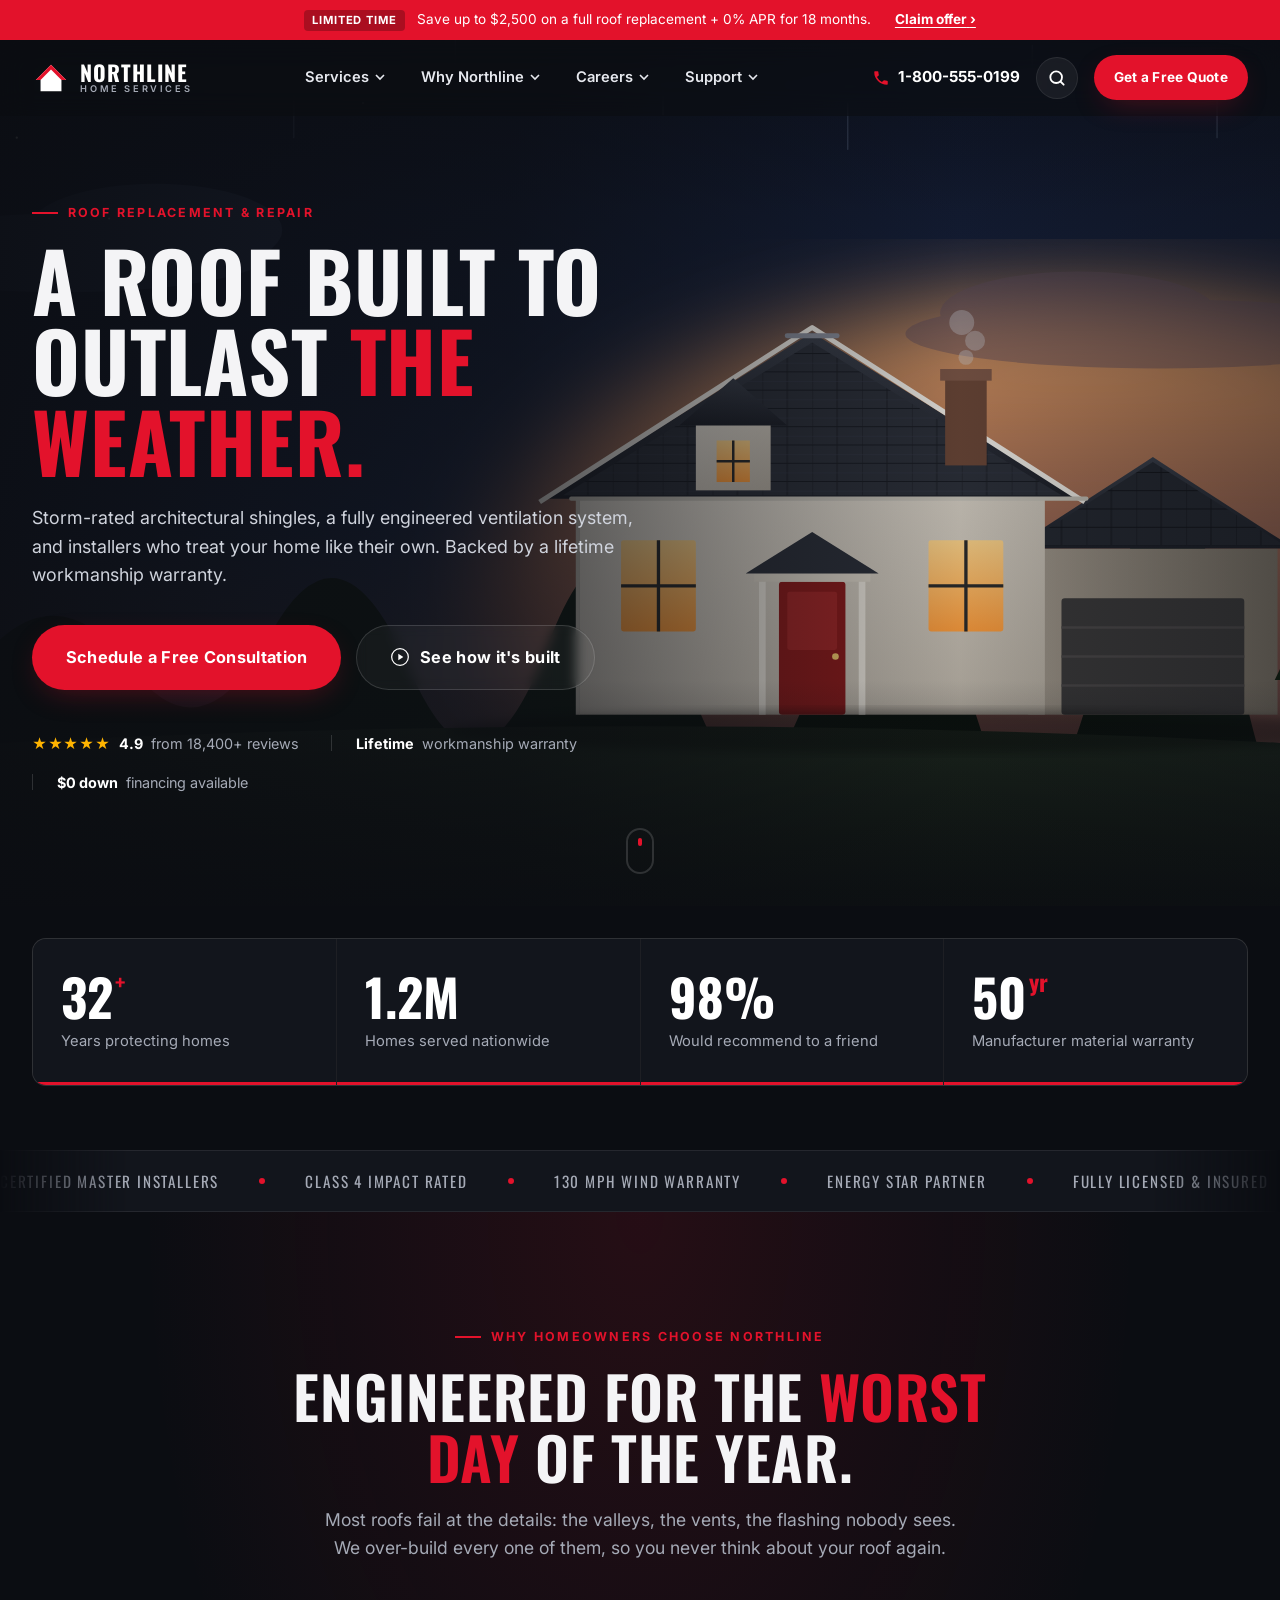
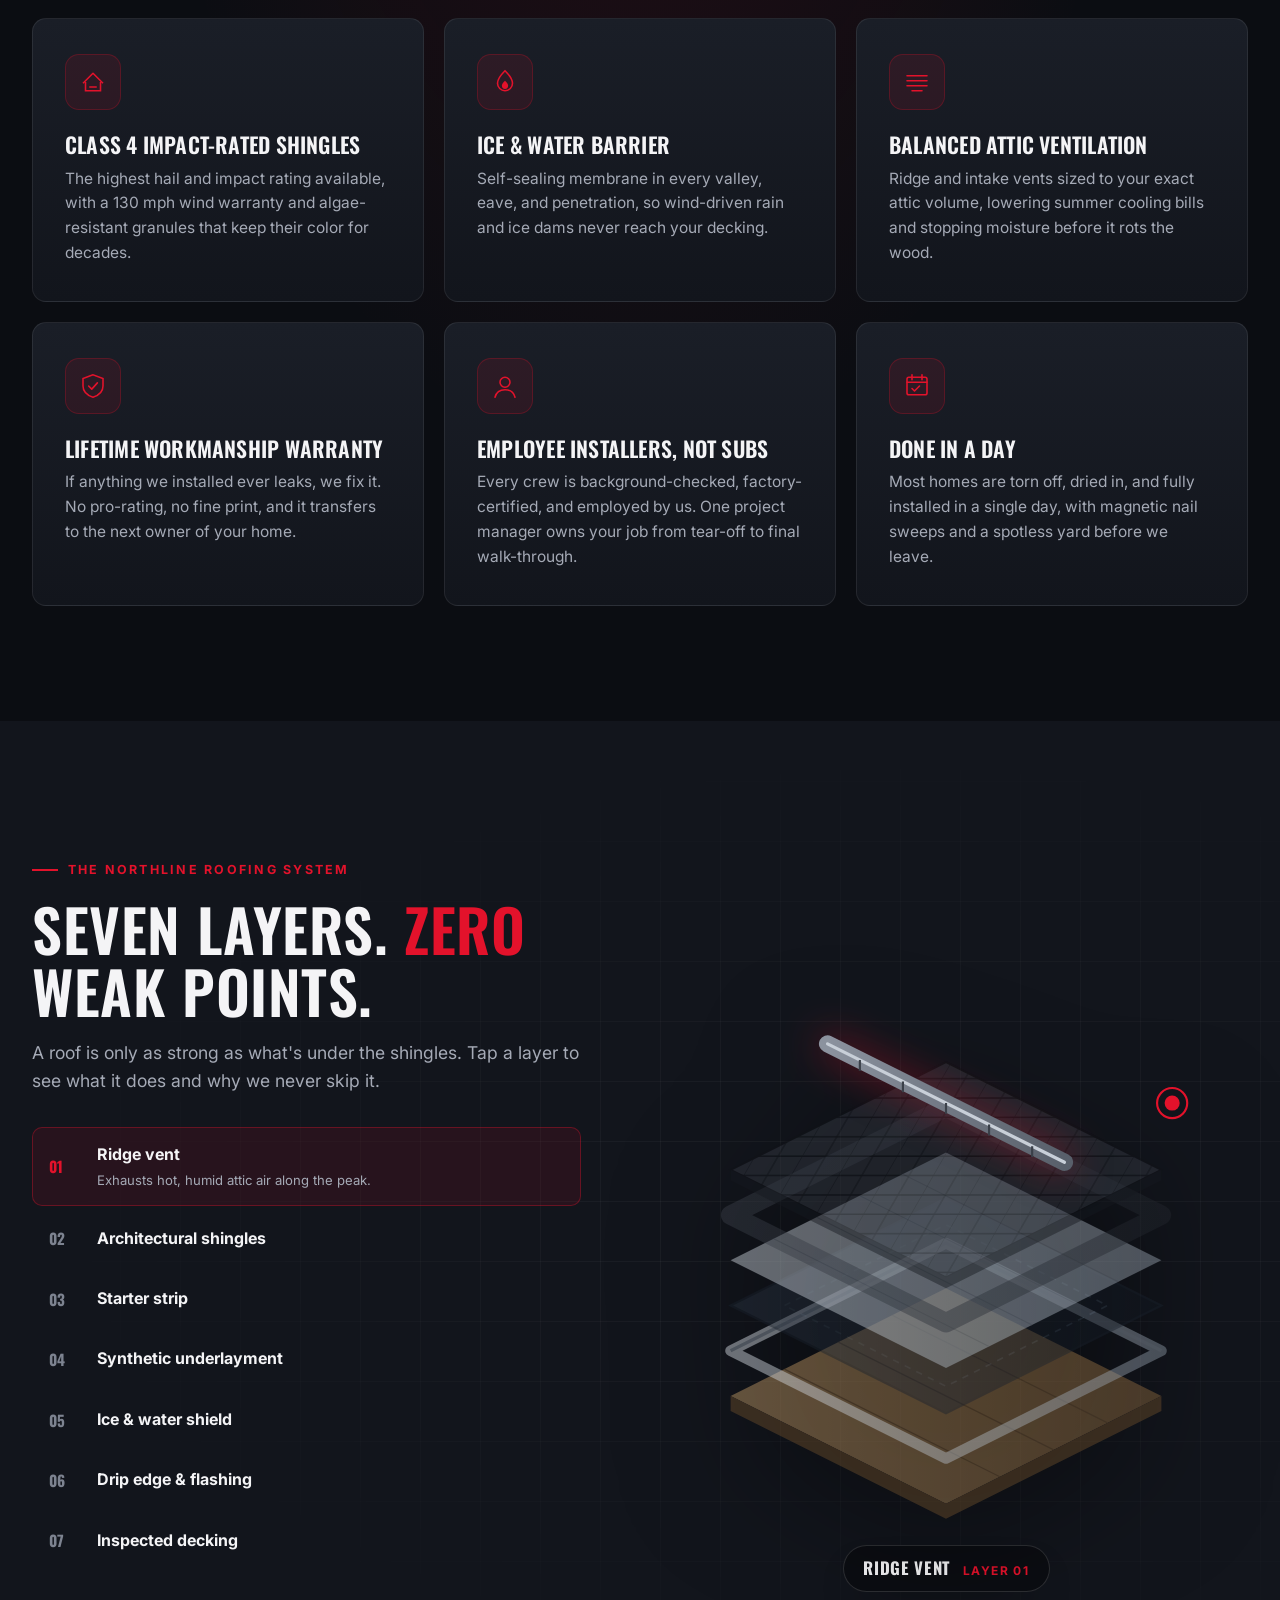
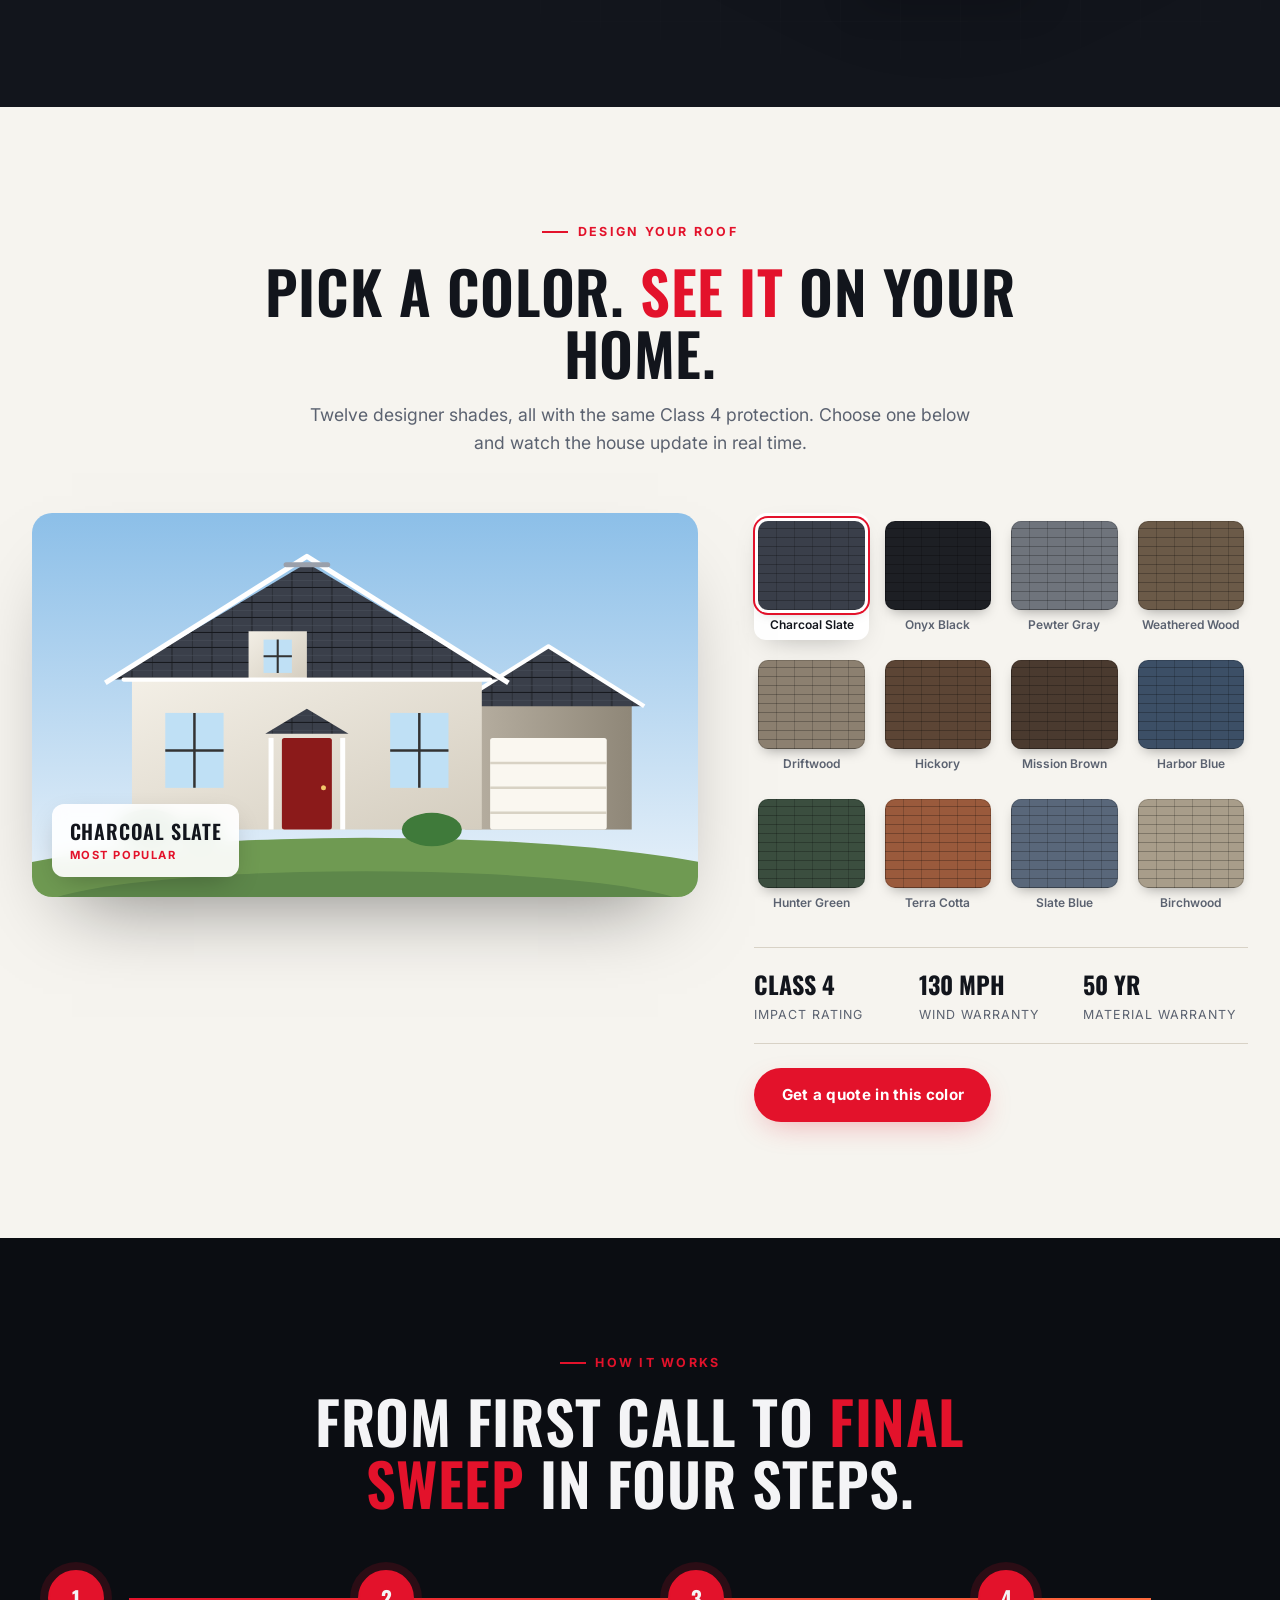
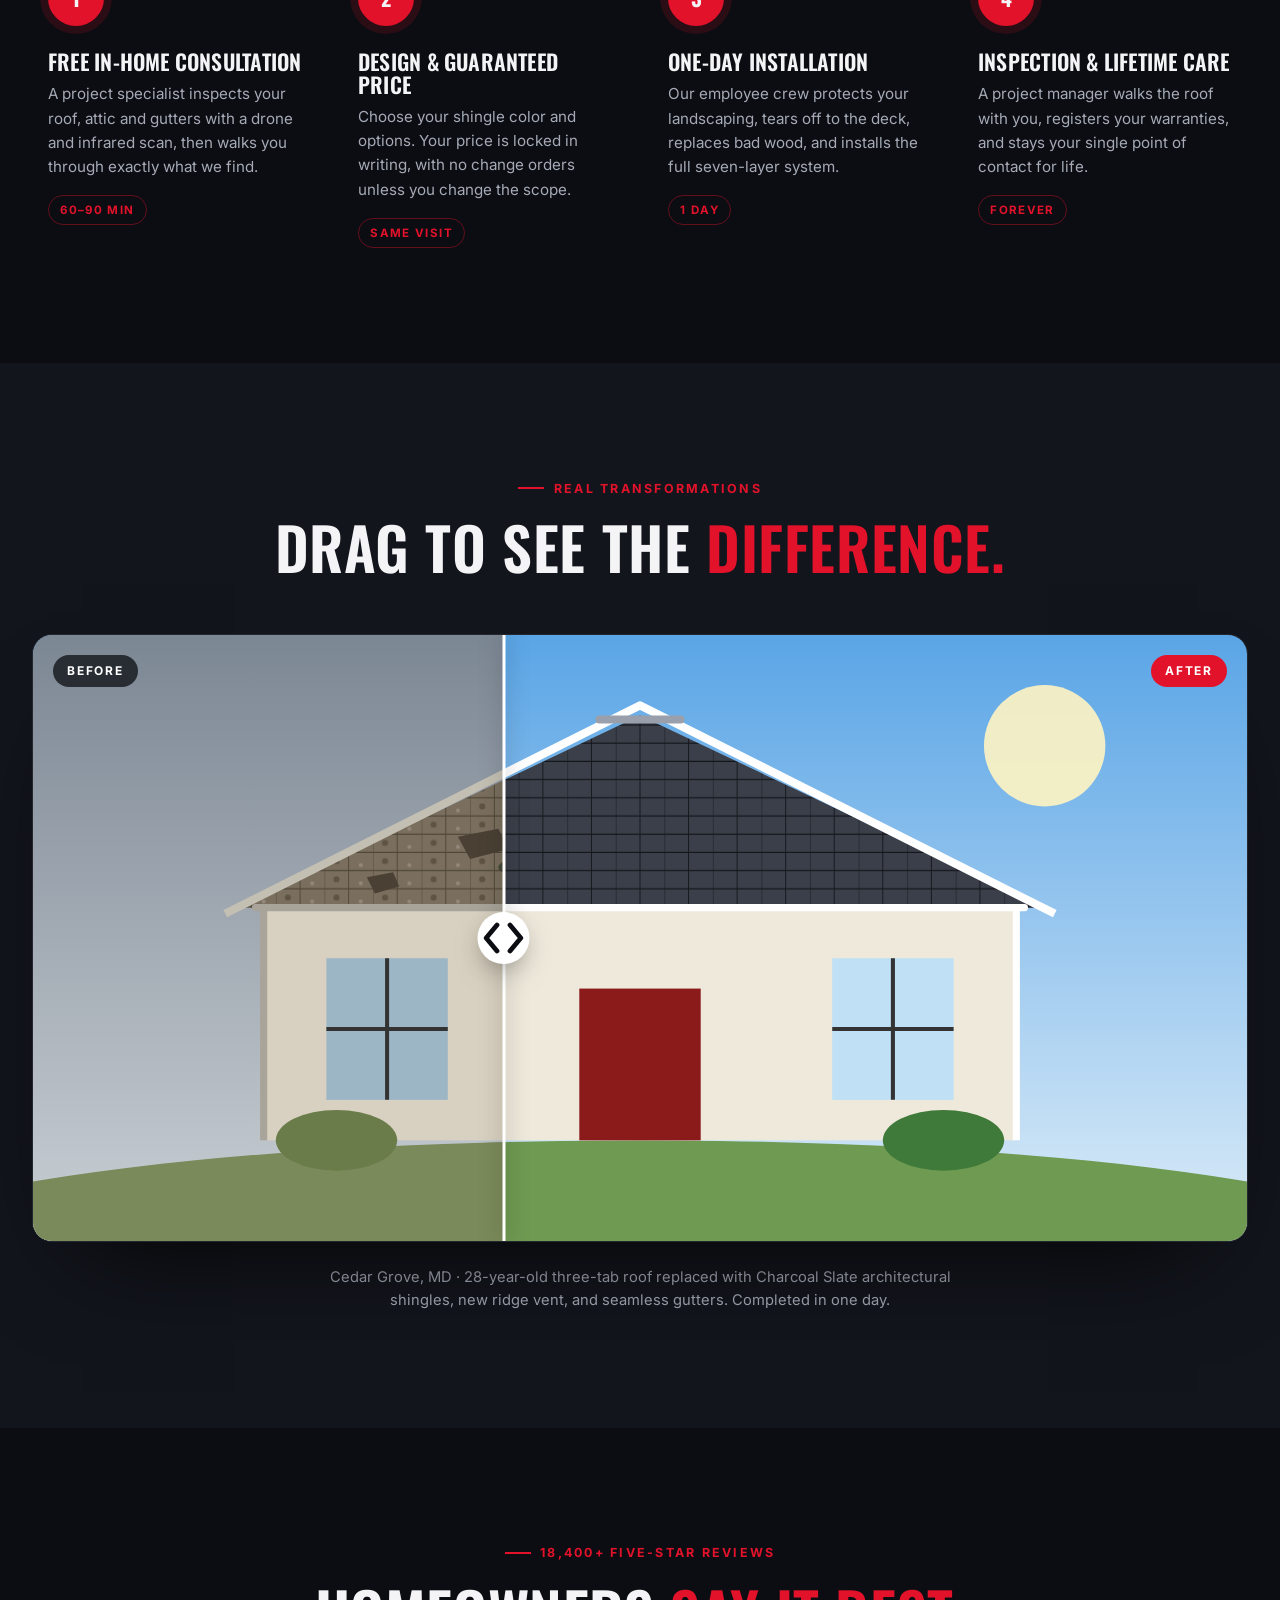
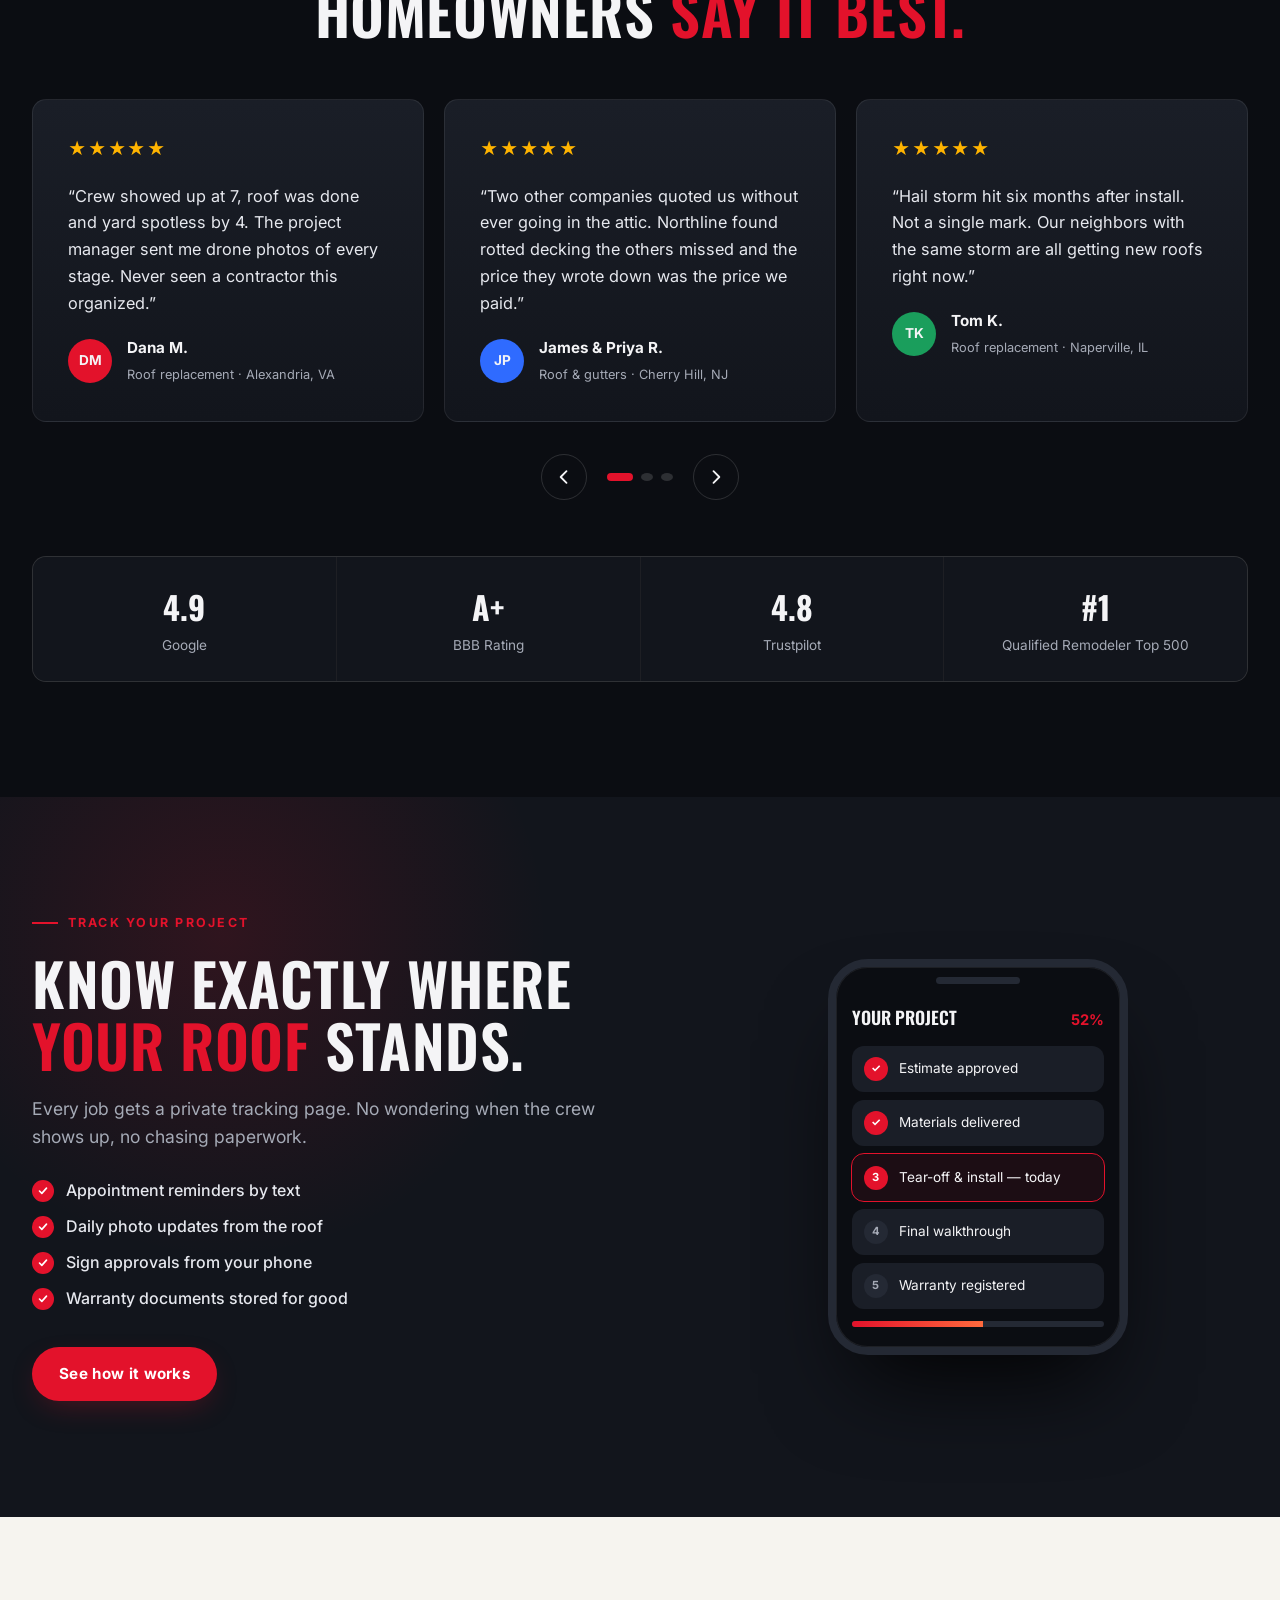
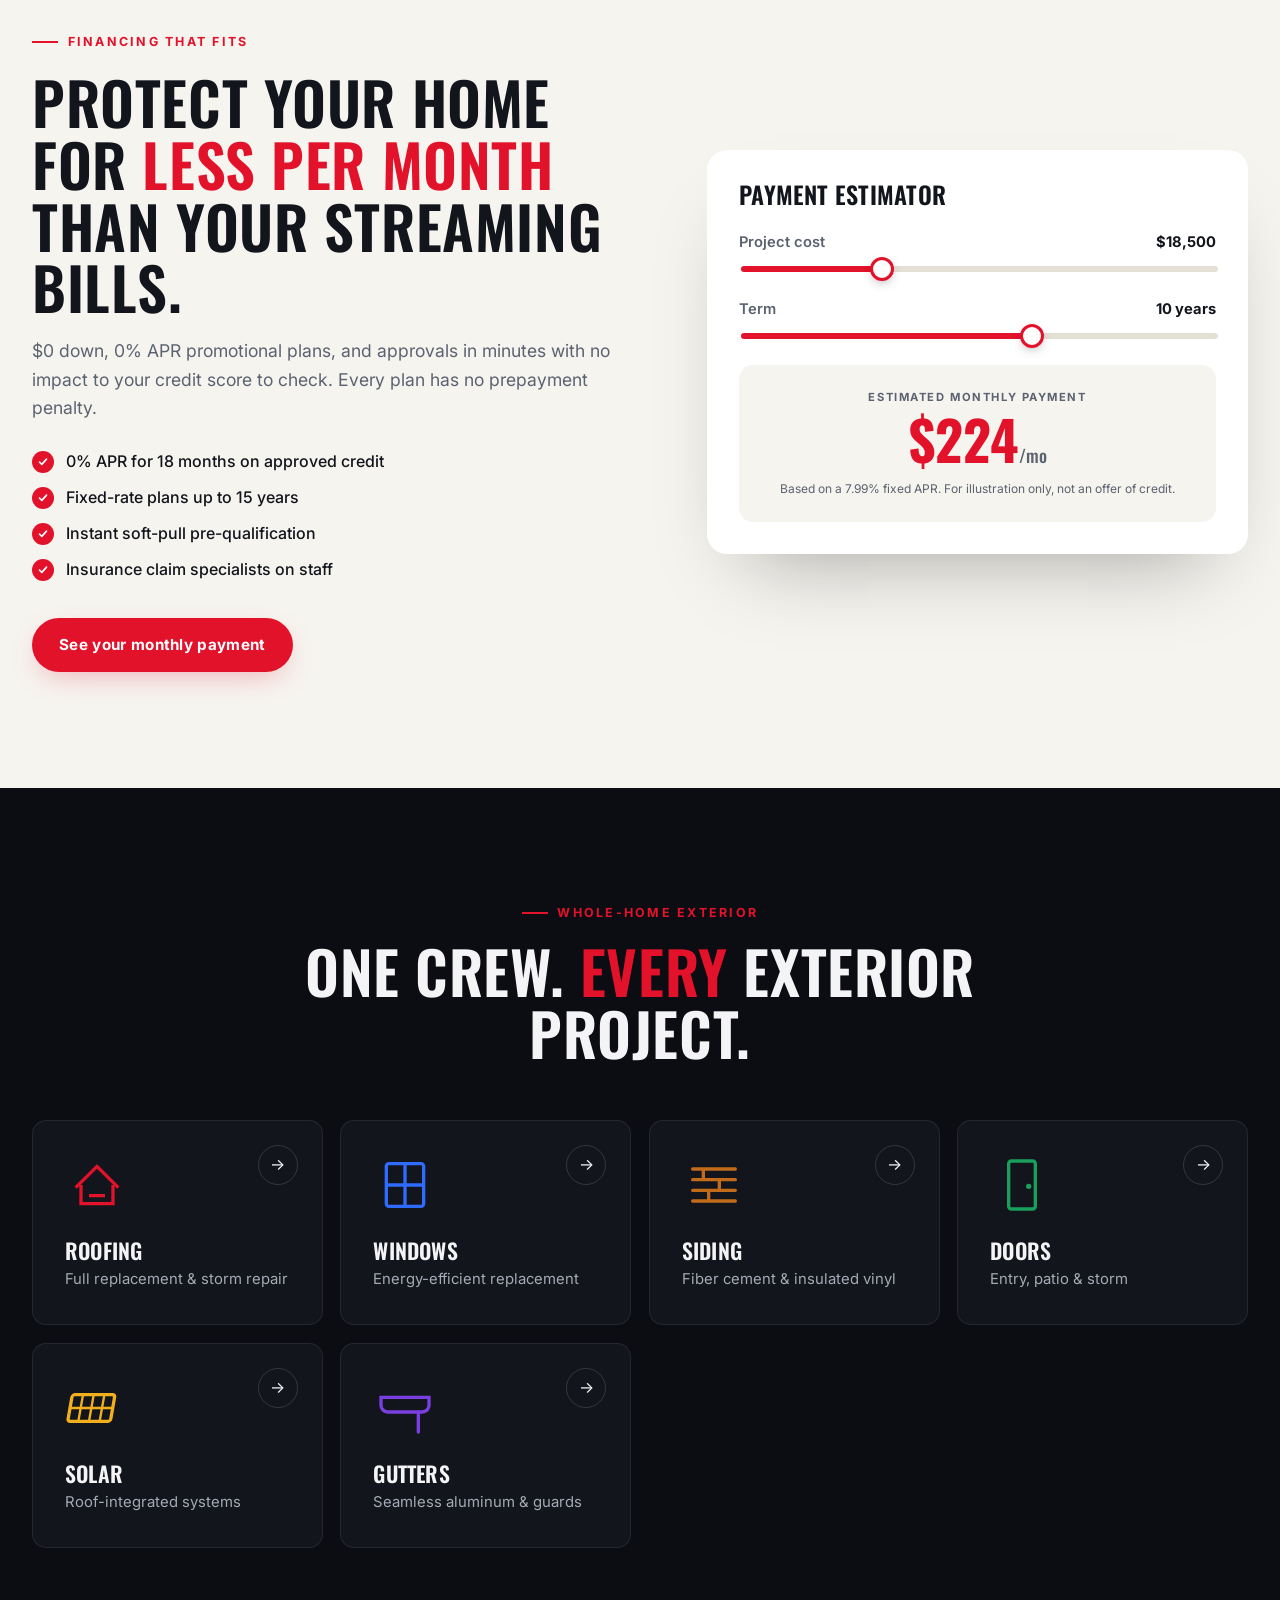
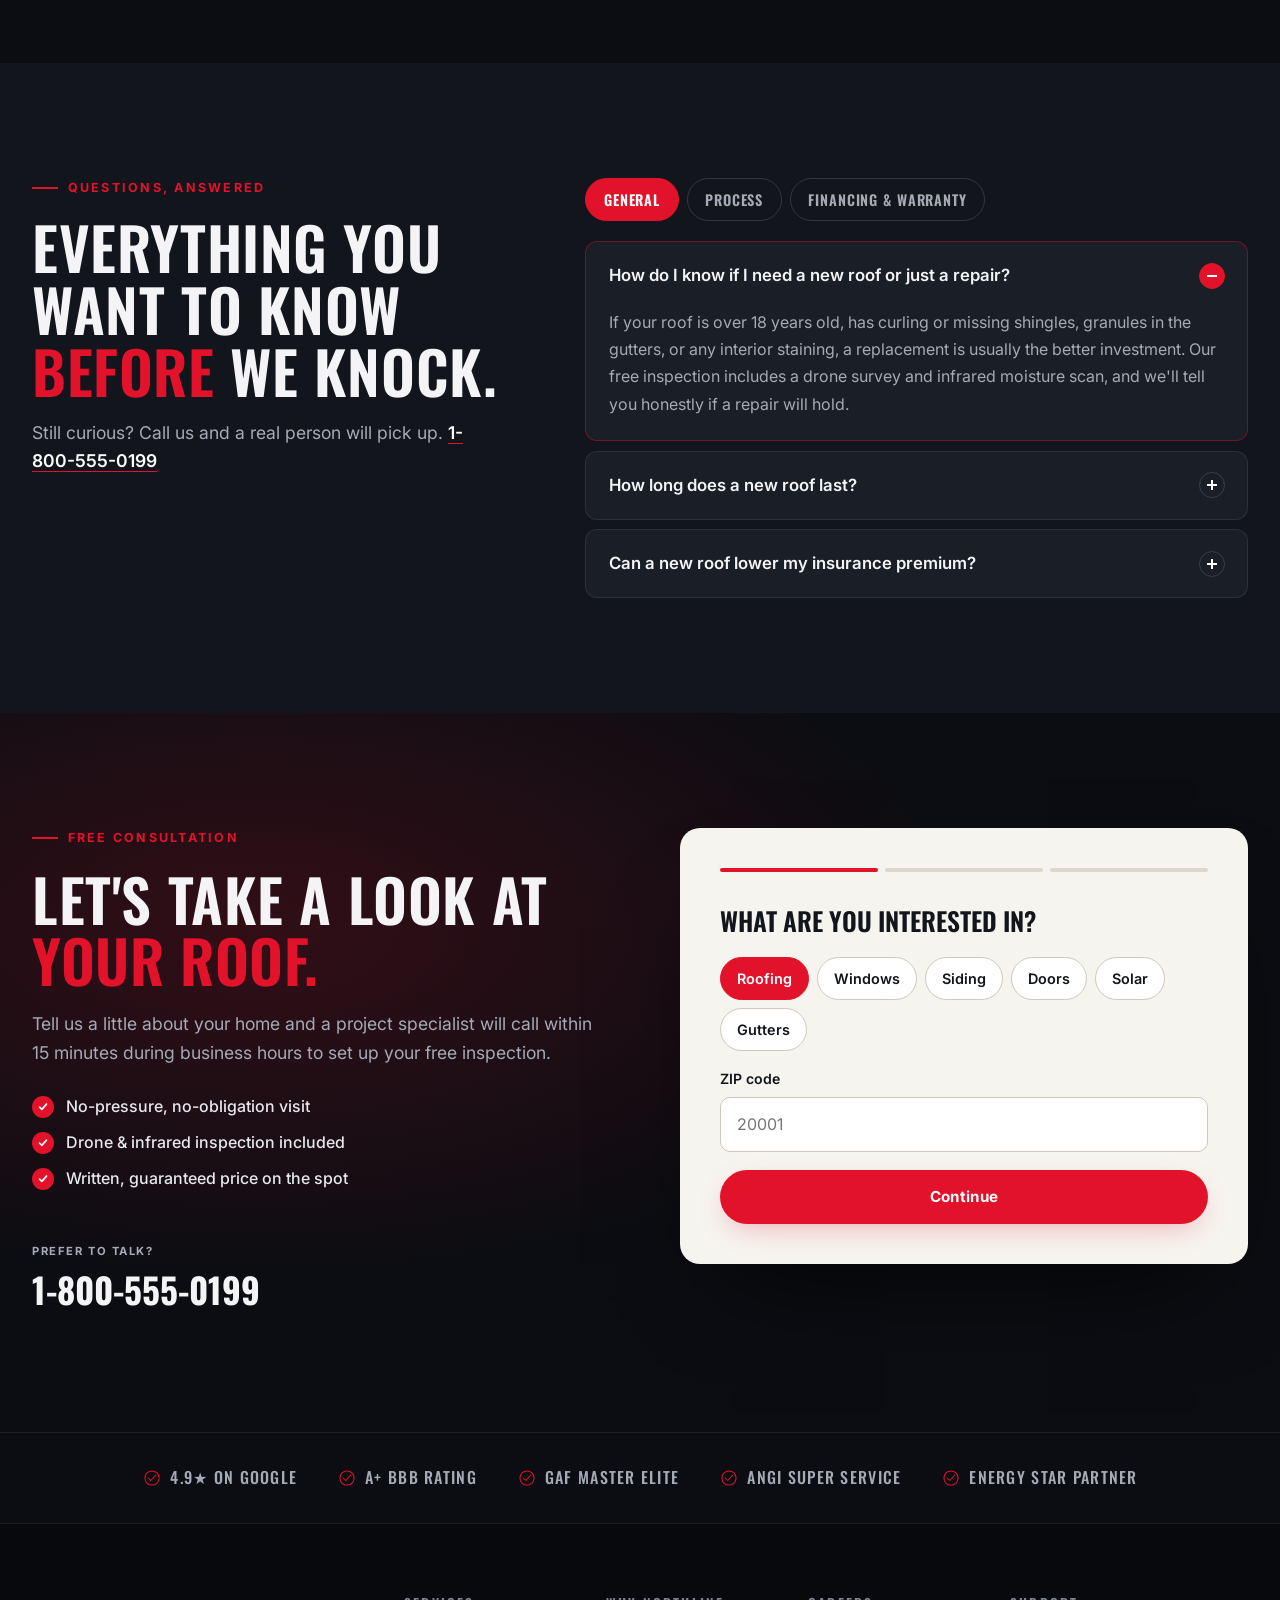
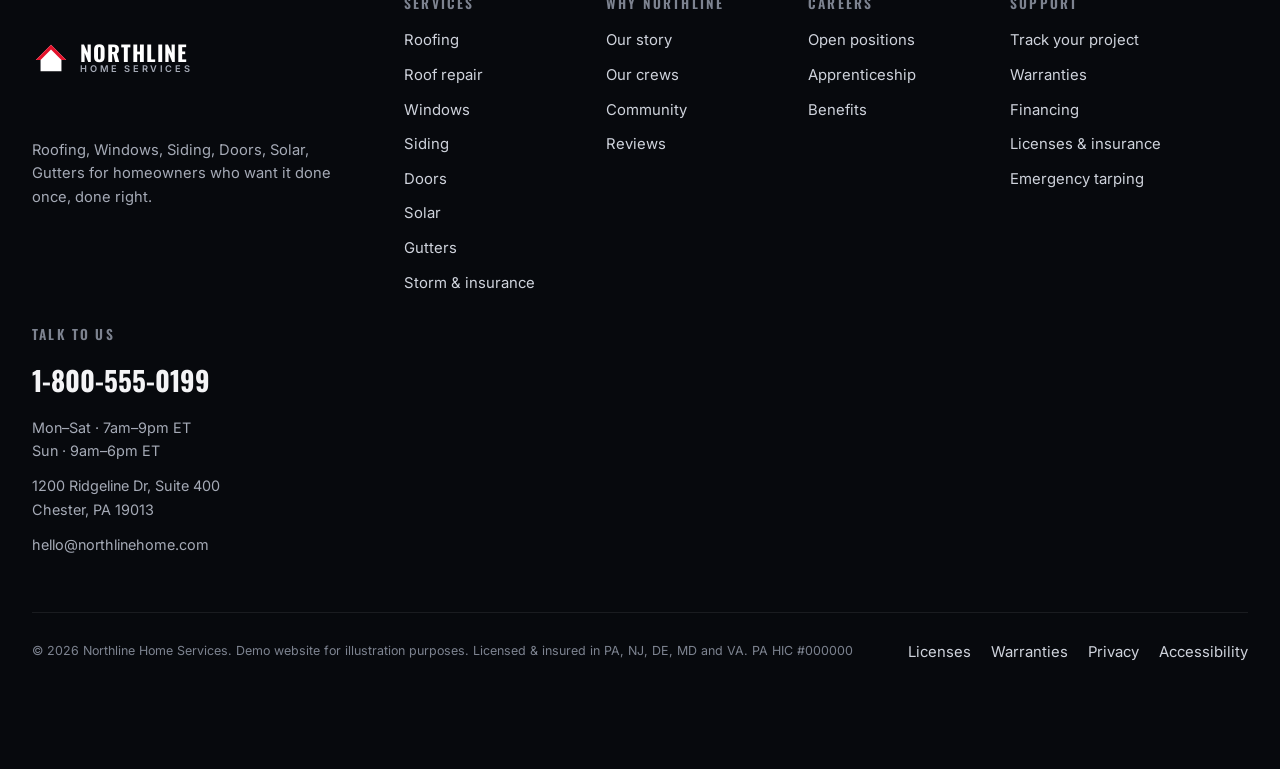
<file: index.html>
<!DOCTYPE html>
<html lang="en">
<head>
  <meta charset="UTF-8">
  <meta name="viewport" content="width=device-width, initial-scale=1.0">
  <title>Northline Home Services | Roofing Built to Outlast the Weather</title>
  <meta name="description" content="Premium roof replacement with a lifetime workmanship warranty. Free in-home consultation, certified installers, and flexible financing.">
  <link rel="preconnect" href="https://fonts.googleapis.com">
  <link rel="preconnect" href="https://fonts.gstatic.com" crossorigin>
  <link href="https://fonts.googleapis.com/css2?family=Oswald:wght@400;500;600;700&family=Inter:wght@400;500;600;700&display=swap" rel="stylesheet">
  <link rel="stylesheet" href="css/styles.css">
  <link rel="icon" href="data:image/svg+xml,%3Csvg xmlns='http://www.w3.org/2000/svg' viewBox='0 0 32 32'%3E%3Cpath d='M4 18 16 6l12 12h-4v10H8V18Z' fill='%23e3122b'/%3E%3C/svg%3E">
</head>
<body>

<!-- Every piece of copy, nav group and sub-page is rendered from js/config.js. -->

<div class="scroll-progress" aria-hidden="true"><span></span></div>
<div class="wipe" id="wipe" aria-hidden="true"><span class="wipe__label" id="wipe-label"></span></div>

<!-- ===================== ANNOUNCEMENT BAR ===================== -->
<div class="announce">
  <div class="container announce__inner">
    <p><span class="announce__tag" data-c="promo.tag">Limited time</span> <span data-c="promo.text">Save on a full roof replacement.</span></p>
    <a href="#/quote" class="announce__link"><span data-c="promo.cta">Claim offer</span> <span aria-hidden="true">›</span></a>
  </div>
</div>

<!-- ===================== HEADER ===================== -->
<header class="header" id="header">
  <div class="container header__inner">
    <a href="#/" class="logo" aria-label="Home">
        <svg class="logo__mark" viewBox="0 0 40 40" aria-hidden="true"><path d="M4 22 20 6l16 16h-5v12H9V22Z" fill="currentColor"/><path d="M20 6 4 22h5l11-11 11 11h5L20 6Z" fill="var(--red)"/></svg>
        <span class="logo__text"><span data-c="brand.name">Northline</span><span data-c="brand.tagline">Home Services</span></span>
      </a>
    <nav class="nav" id="nav" aria-label="Primary">
      <button class="nav__search" id="nav-search" type="button"><svg width="18" height="18" viewBox="0 0 24 24" aria-hidden="true"><circle cx="11" cy="11" r="7" fill="none" stroke="currentColor" stroke-width="2.2"/><path d="m20 20-3.5-3.5" stroke="currentColor" stroke-width="2.2" stroke-linecap="round"/></svg> Search the site</button>
      <ul class="nav__list" id="nav-list"></ul>
      <a href="#/quote" class="btn btn--primary nav__cta">Get a Free Quote</a>
    </nav>
    <div class="header__actions">
      <a href="tel:" class="header__phone" data-c="brand.phoneLink"><svg width="18" height="18" viewBox="0 0 24 24" aria-hidden="true"><path d="M6.6 10.8a15 15 0 0 0 6.6 6.6l2.2-2.2a1 1 0 0 1 1-.25 11.4 11.4 0 0 0 3.6.6 1 1 0 0 1 1 1V20a1 1 0 0 1-1 1A17 17 0 0 1 3 4a1 1 0 0 1 1-1h3.5a1 1 0 0 1 1 1 11.4 11.4 0 0 0 .6 3.6 1 1 0 0 1-.25 1Z" fill="currentColor"/></svg><span data-c="brand.phone">1-800-555-0199</span></a>
      <button class="icon-btn" id="search-btn" aria-label="Search"><svg width="20" height="20" viewBox="0 0 24 24" aria-hidden="true"><circle cx="11" cy="11" r="7" fill="none" stroke="currentColor" stroke-width="2.2"/><path d="m20 20-3.5-3.5" stroke="currentColor" stroke-width="2.2" stroke-linecap="round"/></svg></button>
      <a href="#/quote" class="btn btn--primary btn--sm header__cta">Get a Free Quote</a>
      <button class="burger" id="burger" aria-label="Open menu" aria-expanded="false" aria-controls="nav"><span></span><span></span><span></span></button>
    </div>
  </div>
</header>

<!-- ===================== SEARCH OVERLAY ===================== -->
<div class="search" id="search" aria-hidden="true" role="dialog" aria-label="Site search">
  <button class="icon-btn search__close" id="search-close" aria-label="Close search"><svg width="22" height="22" viewBox="0 0 24 24" aria-hidden="true"><path d="M6 6l12 12M18 6 6 18" stroke="currentColor" stroke-width="2.2" stroke-linecap="round"/></svg></button>
  <div class="container search__inner">
    <div class="search__box">
      <svg viewBox="0 0 24 24" aria-hidden="true"><circle cx="11" cy="11" r="7" fill="none" stroke="currentColor" stroke-width="2.2"/><path d="m20 20-3.5-3.5" stroke="currentColor" stroke-width="2.2" stroke-linecap="round"/></svg>
      <input id="search-input" type="search" placeholder="What can we help with?" autocomplete="off" aria-label="Search">
    </div>
    <div id="search-top"><h4>Top searches</h4><div class="search__chips" id="search-chips"></div></div>
    <div id="search-results-wrap" hidden><h4>Results</h4><div class="search__results" id="search-results"></div></div>
  </div>
</div>

<!-- ===================== HOME ===================== -->
<main class="view is-active" id="home">

<section class="hero" id="hero">
  <div class="hero__media" data-parallax="0.25">
    <svg class="hero__scene" viewBox="0 0 1600 900" preserveAspectRatio="xMidYMid slice" aria-hidden="true">
      <defs>
        <linearGradient id="sky" x1="0" y1="0" x2="0" y2="1">
          <stop offset="0" stop-color="#0b1020"/>
          <stop offset=".55" stop-color="#1c2a4a"/>
          <stop offset="1" stop-color="#6b4a3a"/>
        </linearGradient>
        <linearGradient id="sun" x1="0" y1="0" x2="0" y2="1">
          <stop offset="0" stop-color="#ffb36b" stop-opacity=".9"/>
          <stop offset="1" stop-color="#ff6a3d" stop-opacity="0"/>
        </linearGradient>
        <linearGradient id="roofG" x1="0" y1="0" x2="0" y2="1">
          <stop offset="0" stop-color="#3a3f4a"/>
          <stop offset="1" stop-color="#1c1f27"/>
        </linearGradient>
        <linearGradient id="wallG" x1="0" y1="0" x2="1" y2="1">
          <stop offset="0" stop-color="#e9e3d8"/>
          <stop offset="1" stop-color="#b9b1a4"/>
        </linearGradient>
        <linearGradient id="wallShade" x1="0" y1="0" x2="1" y2="0">
          <stop offset="0" stop-color="#a39a8d"/>
          <stop offset="1" stop-color="#7d7568"/>
        </linearGradient>
        <linearGradient id="ground" x1="0" y1="0" x2="0" y2="1">
          <stop offset="0" stop-color="#1f2b1f"/>
          <stop offset="1" stop-color="#0c120c"/>
        </linearGradient>
        <linearGradient id="windowG" x1="0" y1="0" x2="0" y2="1">
          <stop offset="0" stop-color="#ffd58a"/>
          <stop offset="1" stop-color="#ff9d3b"/>
        </linearGradient>
        <pattern id="shingles" width="60" height="22" patternUnits="userSpaceOnUse">
          <rect width="60" height="22" fill="#2b2f38"/>
          <path d="M0 21.5h60" stroke="#161920" stroke-width="1.5"/>
          <path d="M0 0v21M30 0v21" stroke="#161920" stroke-width="1"/>
          <path d="M0 11h60" stroke="#333846" stroke-width=".6"/>
        </pattern>
        <pattern id="shingles2" width="60" height="22" patternUnits="userSpaceOnUse" patternTransform="translate(30 11)">
          <rect width="60" height="22" fill="#242830"/>
          <path d="M0 21.5h60" stroke="#111318" stroke-width="1.5"/>
          <path d="M0 0v21M30 0v21" stroke="#111318" stroke-width="1"/>
        </pattern>
        <filter id="blur"><feGaussianBlur stdDeviation="40"/></filter>
        <filter id="softblur"><feGaussianBlur stdDeviation="6"/></filter>
      </defs>

      <!-- sky -->
      <rect width="1600" height="900" fill="url(#sky)"/>
      <ellipse cx="1180" cy="560" rx="520" ry="260" fill="url(#sun)" filter="url(#blur)"/>
      <!-- stars -->
      <g class="stars" fill="#fff">
        <circle cx="120" cy="90" r="1.5"/><circle cx="260" cy="160" r="1"/><circle cx="410" cy="70" r="1.2"/><circle cx="560" cy="130" r="1"/>
        <circle cx="720" cy="60" r="1.4"/><circle cx="900" cy="110" r="1"/><circle cx="1050" cy="50" r="1.2"/><circle cx="1300" cy="90" r="1"/><circle cx="1480" cy="150" r="1.3"/><circle cx="340" cy="230" r=".9"/><circle cx="1400" cy="230" r="1"/>
      </g>
      <!-- clouds -->
      <g class="cloud cloud--1" fill="#3b4a6b" opacity=".55"><ellipse cx="300" cy="260" rx="180" ry="34"/><ellipse cx="380" cy="240" rx="110" ry="40"/></g>
      <g class="cloud cloud--2" fill="#5c4a5a" opacity=".45"><ellipse cx="1250" cy="330" rx="220" ry="30"/><ellipse cx="1180" cy="312" rx="120" ry="36"/></g>

      <!-- distant treeline -->
      <path d="M0 620 Q60 560 120 610 T240 600 T360 620 T480 590 T600 620 T720 600 T840 625 T960 595 T1080 620 T1200 600 T1320 625 T1440 600 T1600 620 V900 H0Z" fill="#0f1a12"/>

      <!-- ground -->
      <path d="M0 700 Q800 640 1600 700 V900 H0Z" fill="url(#ground)"/>

      <!-- house -->
      <g class="house" transform="translate(690 300) scale(.72)">
        <!-- garage block -->
        <rect x="620" y="300" width="300" height="200" fill="url(#wallShade)"/>
        <path d="M600 300 770 190 940 300Z" fill="url(#roofG)"/>
        <path d="M612 296 770 196 928 296Z" fill="url(#shingles2)"/>
        <rect x="660" y="360" width="220" height="140" rx="4" fill="#3b3a3a"/>
        <g stroke="#4c4a4a" stroke-width="3"><path d="M660 395h220M660 430h220M660 465h220"/></g>
        <!-- main block -->
        <rect x="80" y="240" width="560" height="260" fill="url(#wallG)"/>
        <!-- main roof -->
        <path d="M40 240 360 40 680 240Z" fill="url(#roofG)"/>
        <path d="M60 236 360 52 660 236Z" fill="url(#shingles)"/>
        <path d="M40 240 360 40 680 240" fill="none" stroke="#e3122b" stroke-width="0" class="roof-outline"/>
        <path d="M32 244 360 34 688 244" fill="none" stroke="#f4f1ea" stroke-width="6" stroke-linejoin="round"/>
        <!-- ridge vent -->
        <path d="M330 44h60" stroke="#8a8f9c" stroke-width="6" stroke-linecap="round"/>
        <!-- chimney -->
        <rect x="520" y="90" width="50" height="110" fill="#6a4636"/>
        <rect x="514" y="84" width="62" height="14" fill="#7c5646"/>
        <g class="smoke" fill="#cfd4dc" opacity=".35"><circle cx="545" cy="70" r="9"/><circle cx="556" cy="50" r="12"/><circle cx="540" cy="28" r="15"/></g>
        <!-- dormer -->
        <g transform="translate(200 90)">
          <rect x="20" y="60" width="90" height="80" fill="url(#wallG)"/>
          <path d="M0 62 65 5l65 57Z" fill="url(#roofG)"/>
          <rect x="45" y="80" width="40" height="50" fill="url(#windowG)"/>
          <path d="M65 80v50M45 105h40" stroke="#2a2a2a" stroke-width="3"/>
        </g>
        <!-- windows -->
        <g class="windows">
          <rect x="130" y="290" width="90" height="110" rx="3" fill="url(#windowG)"/>
          <path d="M175 290v110M130 345h90" stroke="#2a2a2a" stroke-width="4"/>
          <rect x="500" y="290" width="90" height="110" rx="3" fill="url(#windowG)"/>
          <path d="M545 290v110M500 345h90" stroke="#2a2a2a" stroke-width="4"/>
        </g>
        <!-- door -->
        <rect x="320" y="340" width="80" height="160" rx="4" fill="#8b1a1a"/>
        <rect x="330" y="352" width="60" height="70" rx="3" fill="#a12626"/>
        <circle cx="388" cy="430" r="4" fill="#f2c96b"/>
        <!-- porch -->
        <rect x="290" y="330" width="140" height="10" fill="#dcd5c8"/>
        <rect x="296" y="340" width="8" height="160" fill="#eee9df"/>
        <rect x="416" y="340" width="8" height="160" fill="#eee9df"/>
        <!-- porch roof -->
        <path d="M280 330 360 280 440 330Z" fill="#2b2f38"/>
        <!-- gutter -->
        <path d="M70 240h620" stroke="#c6c2b8" stroke-width="5" stroke-linecap="round"/>
        <path d="M78 240v260" stroke="#c6c2b8" stroke-width="5"/>
        <!-- lawn shadow -->
        <ellipse cx="480" cy="520" rx="560" ry="26" fill="#000" opacity=".35" filter="url(#softblur)"/>
      </g>

      <!-- foreground trees -->
      <g class="tree" transform="translate(120 420)">
        <rect x="42" y="200" width="16" height="90" fill="#231a14"/>
        <path d="M50 20 0 120h100Z M50 70 -10 200h120Z" fill="#132416"/>
      </g>
      <g class="tree" transform="translate(1380 400)">
        <rect x="42" y="220" width="18" height="100" fill="#231a14"/>
        <path d="M50 0 -10 130h120Z M50 60 -30 230h160Z" fill="#10200f"/>
      </g>

      <!-- rain -->
      <g class="rain" stroke="#9fb4d6" stroke-width="1.2" stroke-linecap="round" opacity=".28">
        <path d="M100 0v40M160 60v40M220 10v40M300 90v40M420 30v40M500 120v40M560 20v40M640 70v40M760 0v40M820 100v40M900 30v40M980 130v40M1060 10v40M1140 80v40M1240 0v40M1300 120v40M1380 40v40M1460 90v40M1540 10v40"/>
      </g>
    </svg>
    <div class="hero__vignette"></div>
  </div>
  <div class="container hero__content">
    <p class="eyebrow reveal" data-reveal data-c="hero.eyebrow">Roof Replacement &amp; Repair</p>
    <h1 class="hero__title reveal" data-reveal data-delay="100" id="hero-title"></h1>
    <p class="hero__sub reveal" data-reveal data-delay="200" data-c="hero.sub"></p>
    <div class="hero__cta reveal" data-reveal data-delay="300">
      <a href="#/quote" class="btn btn--primary btn--lg" data-c="hero.primary">Schedule a Free Consultation</a>
      <a href="#system" class="btn btn--ghost btn--lg"><svg width="20" height="20" viewBox="0 0 24 24" aria-hidden="true"><circle cx="12" cy="12" r="10" fill="none" stroke="currentColor" stroke-width="1.5"/><path d="M10 8l6 4-6 4Z" fill="currentColor"/></svg><span data-c="hero.secondary">See how it's built</span></a>
    </div>
    <ul class="hero__trust reveal" data-reveal data-delay="400" id="hero-trust"></ul>
  </div>
  <a href="#stats" class="hero__scroll" aria-label="Scroll to content"><span></span></a>
</section>

<section class="stats" id="stats"><div class="container"><div class="stats__grid" id="stats-grid"></div></div></section>

<div class="marquee" aria-hidden="true"><div class="marquee__track" id="marquee"></div></div>

<section class="section why" id="why">
  <div class="container">
    <div class="section__head reveal" data-reveal>
      <p class="eyebrow" data-c="why.eyebrow"></p>
      <h2 data-c="why.head" data-html></h2>
      <p class="lede" data-c="why.lede"></p>
    </div>
    <div class="features" id="features"></div>
  </div>
</section>

<section class="section system" id="system">
  <div class="container system__grid">
    <div class="system__copy">
      <div class="section__head section__head--left reveal" data-reveal>
        <p class="eyebrow" data-c="system.eyebrow"></p>
        <h2 data-c="system.head" data-html></h2>
        <p class="lede" data-c="system.lede"></p>
      </div>
      <ol class="layers reveal" data-reveal data-delay="100" id="layer-list"></ol>
    </div>
    <div class="system__visual reveal" data-reveal data-delay="150">
      <svg class="exploded" viewBox="0 0 520 640" aria-hidden="true" id="exploded">
        <defs>
          <linearGradient id="lg-deck" x1="0" y1="0" x2="1" y2="0"><stop offset="0" stop-color="#c9a06a"/><stop offset="1" stop-color="#8f6a3e"/></linearGradient>
          <linearGradient id="lg-metal" x1="0" y1="0" x2="1" y2="0"><stop offset="0" stop-color="#dde3ea"/><stop offset="1" stop-color="#8e99a6"/></linearGradient>
          <linearGradient id="lg-ice" x1="0" y1="0" x2="1" y2="0"><stop offset="0" stop-color="#2a3442"/><stop offset="1" stop-color="#121821"/></linearGradient>
          <linearGradient id="lg-synth" x1="0" y1="0" x2="1" y2="0"><stop offset="0" stop-color="#cfd6de"/><stop offset="1" stop-color="#97a2ae"/></linearGradient>
          <linearGradient id="lg-starter" x1="0" y1="0" x2="1" y2="0"><stop offset="0" stop-color="#3a3f48"/><stop offset="1" stop-color="#22262d"/></linearGradient>
          <linearGradient id="lg-shingle" x1="0" y1="0" x2="1" y2="0"><stop offset="0" stop-color="#4a505b"/><stop offset="1" stop-color="#20242b"/></linearGradient>
          <linearGradient id="lg-ridge" x1="0" y1="0" x2="1" y2="0"><stop offset="0" stop-color="#8b929e"/><stop offset="1" stop-color="#585f6a"/></linearGradient>
          <pattern id="p-shingle" width="44" height="18" patternUnits="userSpaceOnUse" patternTransform="skewX(-30)">
            <rect width="44" height="18" fill="#353a44"/><path d="M0 17.5h44" stroke="#15181d" stroke-width="1.6"/><path d="M0 0v17M22 0v17" stroke="#15181d" stroke-width="1"/>
          </pattern>
        </defs>
        <!-- each layer is a parallelogram slab; y positions animate -->
        <g class="xl" data-xl="1"><path d="M60 480 260 380l200 100-200 100Z" fill="url(#lg-deck)"/><path d="M60 480v14l200 100v-14Zm400 0v14l-200 100v-14Z" fill="#6e4f2c"/><g stroke="#7a5a35" stroke-width="1.2" opacity=".8"><path d="M110 455l200 100M160 430l200 100M210 405l200 100"/></g></g>
        <g class="xl" data-xl="2"><path d="M60 480 260 380l200 100-200 100Z" fill="none" stroke="url(#lg-metal)" stroke-width="10" stroke-linejoin="round"/><path d="M60 480 260 380l200 100" fill="none" stroke="#9aa5b2" stroke-width="3"/></g>
        <g class="xl" data-xl="3"><path d="M60 480 260 380l200 100-200 100Z" fill="url(#lg-ice)"/><path d="M60 480 260 380l200 100-200 100Z" fill="none" stroke="#1a222d" stroke-width="2"/><path d="M110 480l150-75 150 75-150 75Z" fill="none" stroke="#33404f" stroke-width="1.5" stroke-dasharray="6 6"/></g>
        <g class="xl" data-xl="4"><path d="M60 480 260 380l200 100-200 100Z" fill="url(#lg-synth)"/><g stroke="#8993a0" stroke-width="1" opacity=".7"><path d="M100 460l200 100M140 440l200 100M180 420l200 100M220 400l200 100"/></g></g>
        <g class="xl" data-xl="5"><path d="M60 480 260 380l200 100-200 100Z" fill="none" stroke="url(#lg-starter)" stroke-width="18" stroke-linejoin="round"/></g>
        <g class="xl" data-xl="6"><path d="M60 480 260 380l200 100-200 100Z" fill="url(#p-shingle)"/><path d="M60 480 260 380l200 100-200 100Z" fill="none" stroke="#111318" stroke-width="2"/><path d="M60 480v10l200 100v-10Zm400 0v10l-200 100v-10Z" fill="#16191f"/></g>
        <g class="xl" data-xl="7"><path d="M150 425 370 535" fill="none" stroke="url(#lg-ridge)" stroke-width="16" stroke-linecap="round"/><path d="M150 425 370 535" fill="none" stroke="#c8cfd8" stroke-width="3" stroke-linecap="round"/><g stroke="#3a4049" stroke-width="2"><path d="M180 440v10M220 460v10M260 480v10M300 500v10M340 520v10"/></g></g>
        <!-- callout -->
        <g class="callout" id="callout"><circle cx="0" cy="0" r="7" fill="#e3122b"/><circle cx="0" cy="0" r="14" fill="none" stroke="#e3122b" stroke-width="2" class="pulse"/></g>
      </svg>
      <div class="system__label" id="system-label"><strong></strong><span></span></div>
    </div>
  </div>
</section>

<section class="section colors" id="colors">
  <div class="container">
    <div class="section__head reveal" data-reveal>
      <p class="eyebrow" data-c="colors.eyebrow"></p>
      <h2 data-c="colors.head" data-html></h2>
      <p class="lede" data-c="colors.lede"></p>
    </div>
    <div class="colors__grid">
      <div class="colors__preview reveal" data-reveal>
        <svg viewBox="0 0 800 460" class="house-preview" aria-hidden="true" id="house-preview">
          <defs>
            <linearGradient id="pv-sky" x1="0" y1="0" x2="0" y2="1"><stop offset="0" stop-color="#8cbfe8"/><stop offset="1" stop-color="#e9f2fa"/></linearGradient>
            <linearGradient id="pv-wall" x1="0" y1="0" x2="1" y2="1"><stop offset="0" stop-color="#f3efe6"/><stop offset="1" stop-color="#d4cdbf"/></linearGradient>
            <linearGradient id="pv-wall2" x1="0" y1="0" x2="1" y2="0"><stop offset="0" stop-color="#b8b0a2"/><stop offset="1" stop-color="#8f8778"/></linearGradient>
            <pattern id="pv-shingle" width="48" height="18" patternUnits="userSpaceOnUse">
              <rect width="48" height="18" class="sh-base" fill="#3a3f4a"/>
              <path d="M0 17.5h48" class="sh-line" stroke="#14161b" stroke-width="1.4"/>
              <path d="M0 0v17M24 0v17" class="sh-line" stroke="#14161b" stroke-width=".9"/>
              <path d="M0 9h48" class="sh-hi" stroke="#4a505c" stroke-width=".6"/>
            </pattern>
          </defs>
          <rect width="800" height="460" fill="url(#pv-sky)"/>
          <ellipse cx="400" cy="470" rx="520" ry="80" fill="#6f9a52"/>
          <ellipse cx="400" cy="480" rx="400" ry="50" fill="#5d874a"/>
          <!-- garage -->
          <rect x="520" y="230" width="200" height="150" fill="url(#pv-wall2)"/>
          <path d="M505 232 620 160l115 72Z" fill="url(#pv-shingle)"/>
          <path d="M505 232 620 160l115 72" fill="none" stroke="#fff" stroke-width="5" stroke-linejoin="round"/>
          <rect x="550" y="270" width="140" height="110" rx="3" fill="#faf7f0"/>
          <g stroke="#d8d2c4" stroke-width="3"><path d="M550 300h140M550 330h140M550 360h140"/></g>
          <!-- main -->
          <rect x="120" y="200" width="420" height="180" fill="url(#pv-wall)"/>
          <path d="M95 200 330 60l235 140Z" fill="url(#pv-shingle)" class="roof-main"/>
          <path d="M88 204 330 52l242 152" fill="none" stroke="#fff" stroke-width="6" stroke-linejoin="round"/>
          <path d="M305 62h50" stroke="#9aa0ab" stroke-width="6" stroke-linecap="round"/>
          <!-- dormer -->
          <rect x="260" y="140" width="70" height="60" fill="url(#pv-wall)"/>
          <path d="M245 142l50-40 50 40Z" fill="url(#pv-shingle)"/>
          <rect x="278" y="152" width="34" height="40" fill="#bfe0f5"/>
          <path d="M295 152v40M278 172h34" stroke="#333" stroke-width="2.5"/>
          <!-- windows -->
          <rect x="160" y="240" width="70" height="90" fill="#bfe0f5"/><path d="M195 240v90M160 285h70" stroke="#333" stroke-width="3"/>
          <rect x="430" y="240" width="70" height="90" fill="#bfe0f5"/><path d="M465 240v90M430 285h70" stroke="#333" stroke-width="3"/>
          <!-- door -->
          <rect x="300" y="270" width="60" height="110" rx="3" fill="#8b1a1a"/><circle cx="350" cy="330" r="3" fill="#f2c96b"/>
          <path d="M280 265 330 235l50 30Z" fill="url(#pv-shingle)"/>
          <rect x="284" y="270" width="6" height="110" fill="#fff"/><rect x="370" y="270" width="6" height="110" fill="#fff"/>
          <!-- gutter -->
          <path d="M110 200h440" stroke="#fff" stroke-width="5" stroke-linecap="round"/>
          <!-- shrubs -->
          <ellipse cx="140" cy="378" rx="40" ry="22" fill="#3f7a3a"/><ellipse cx="200" cy="382" rx="30" ry="16" fill="#4a8c45"/>
          <ellipse cx="480" cy="380" rx="36" ry="20" fill="#3f7a3a"/>
        </svg>
        <div class="colors__badge"><span id="color-name"></span><small id="color-tag"></small></div>
      </div>
      <div class="colors__picker reveal" data-reveal data-delay="100">
        <div class="swatches" id="swatches" role="listbox" aria-label="Shingle colors"></div>
        <div class="colors__specs" id="color-specs"></div>
        <a href="#/quote" class="btn btn--primary" data-c="colors.cta">Get a quote in this color</a>
      </div>
    </div>
  </div>
</section>

<section class="section process" id="process">
  <div class="container">
    <div class="section__head reveal" data-reveal>
      <p class="eyebrow" data-c="process.eyebrow"></p>
      <h2 data-c="process.head" data-html></h2>
    </div>
    <div class="steps" id="steps"><div class="steps__line" aria-hidden="true"><span></span></div></div>
  </div>
</section>

<section class="section ba" id="before-after">
  <div class="container">
    <div class="section__head reveal" data-reveal>
      <p class="eyebrow" data-c="beforeAfter.eyebrow"></p>
      <h2 data-c="beforeAfter.head" data-html></h2>
    </div>
    <div class="compare reveal" data-reveal id="compare" style="--pos:50%">
      <div class="compare__after" aria-hidden="true">
        <svg viewBox="0 0 1200 600" preserveAspectRatio="xMidYMid slice">
          <defs>
            <linearGradient id="ba-sky2" x1="0" y1="0" x2="0" y2="1"><stop offset="0" stop-color="#5aa5e6"/><stop offset="1" stop-color="#dcecf8"/></linearGradient>
            <pattern id="ba-new" width="48" height="18" patternUnits="userSpaceOnUse"><rect width="48" height="18" fill="#3a3f4a"/><path d="M0 17.5h48" stroke="#14161b" stroke-width="1.4"/><path d="M0 0v17M24 0v17" stroke="#14161b" stroke-width=".9"/></pattern>
          </defs>
          <rect width="1200" height="600" fill="url(#ba-sky2)"/>
          <circle cx="1000" cy="110" r="60" fill="#fff4c2" opacity=".9"/>
          <ellipse cx="600" cy="620" rx="800" ry="120" fill="#6f9a52"/>
          <rect x="230" y="270" width="740" height="230" fill="#efe9dc"/>
          <path d="M200 270 600 80l400 190Z" fill="url(#ba-new)"/>
          <path d="M190 276 600 70l410 206" fill="none" stroke="#fff" stroke-width="8" stroke-linejoin="round"/>
          <path d="M560 84h80" stroke="#9aa0ab" stroke-width="8" stroke-linecap="round"/>
          <rect x="290" y="320" width="120" height="140" fill="#bfe0f5"/><path d="M350 320v140M290 390h120" stroke="#333" stroke-width="4"/>
          <rect x="790" y="320" width="120" height="140" fill="#bfe0f5"/><path d="M850 320v140M790 390h120" stroke="#333" stroke-width="4"/>
          <rect x="540" y="350" width="120" height="150" fill="#8b1a1a"/>
          <path d="M220 270h760" stroke="#fff" stroke-width="7" stroke-linecap="round"/>
          <path d="M228 270v230M972 270v230" stroke="#fff" stroke-width="7"/>
          <ellipse cx="300" cy="500" rx="60" ry="30" fill="#3f7a3a"/><ellipse cx="900" cy="500" rx="60" ry="30" fill="#3f7a3a"/>
        </svg>
        <span class="compare__tag compare__tag--after">After</span>
      </div>
      <div class="compare__before" aria-hidden="true">
        <svg viewBox="0 0 1200 600" preserveAspectRatio="xMidYMid slice">
          <defs>
            <linearGradient id="ba-sky1" x1="0" y1="0" x2="0" y2="1"><stop offset="0" stop-color="#7c8794"/><stop offset="1" stop-color="#c9cfd4"/></linearGradient>
            <pattern id="ba-old" width="48" height="18" patternUnits="userSpaceOnUse"><rect width="48" height="18" fill="#7a6f5e"/><path d="M0 17.5h48" stroke="#4e4638" stroke-width="1.4"/><path d="M0 0v17M24 0v17" stroke="#4e4638" stroke-width=".9"/><circle cx="12" cy="8" r="3" fill="#5d5445"/><circle cx="36" cy="12" r="2" fill="#93877a"/></pattern>
          </defs>
          <rect width="1200" height="600" fill="url(#ba-sky1)"/>
          <ellipse cx="600" cy="620" rx="800" ry="120" fill="#7b8a5a"/>
          <rect x="230" y="270" width="740" height="230" fill="#d8d0c0"/>
          <path d="M200 270 600 80l400 190Z" fill="url(#ba-old)"/>
          <!-- damage -->
          <g fill="#4a4034"><path d="M420 200l40-8 10 20-38 10Z"/><path d="M700 150l36-6 8 18-34 9Z"/><path d="M830 230l30-6 8 16-28 8Z"/><path d="M330 240l26-5 6 14-24 7Z"/></g>
          <g fill="#2f3a2a" opacity=".7"><ellipse cx="520" cy="230" rx="60" ry="14"/><ellipse cx="760" cy="215" rx="50" ry="12"/></g>
          <path d="M190 276 600 70l410 206" fill="none" stroke="#c4bfb3" stroke-width="8" stroke-linejoin="round"/>
          <rect x="290" y="320" width="120" height="140" fill="#9db6c6"/><path d="M350 320v140M290 390h120" stroke="#333" stroke-width="4"/>
          <rect x="790" y="320" width="120" height="140" fill="#9db6c6"/><path d="M850 320v140M790 390h120" stroke="#333" stroke-width="4"/>
          <rect x="540" y="350" width="120" height="150" fill="#6b3a2e"/>
          <path d="M220 270h760" stroke="#a9a49a" stroke-width="7" stroke-linecap="round"/>
          <path d="M228 270v230" stroke="#a9a49a" stroke-width="7"/>
          <path d="M972 270v120l14 30" stroke="#a9a49a" stroke-width="7" fill="none"/>
          <ellipse cx="300" cy="500" rx="60" ry="30" fill="#6a7c4a"/><ellipse cx="900" cy="500" rx="60" ry="30" fill="#6a7c4a"/>
        </svg>
        <span class="compare__tag compare__tag--before">Before</span>
      </div>
      <div class="compare__handle" aria-hidden="true"><span class="compare__grip"><svg width="22" height="22" viewBox="0 0 24 24"><path d="M9 6 4 12l5 6M15 6l5 6-5 6" fill="none" stroke="currentColor" stroke-width="2.2" stroke-linecap="round" stroke-linejoin="round"/></svg></span></div>
      <input type="range" class="compare__range" id="compare-range" min="0" max="100" value="50" aria-label="Compare before and after">
    </div>
    <p class="ba__caption reveal" data-reveal data-c="beforeAfter.caption"></p>
  </div>
</section>

<section class="section reviews" id="reviews">
  <div class="container">
    <div class="section__head reveal" data-reveal>
      <p class="eyebrow" data-c="reviews.eyebrow"></p>
      <h2 data-c="reviews.head" data-html></h2>
    </div>
    <div class="carousel reveal" data-reveal id="carousel">
      <div class="carousel__track" id="carousel-track"></div>
      <div class="carousel__controls">
        <button class="carousel__btn" id="prev" aria-label="Previous review"><svg width="20" height="20" viewBox="0 0 24 24"><path d="M15 5l-7 7 7 7" fill="none" stroke="currentColor" stroke-width="2.2" stroke-linecap="round" stroke-linejoin="round"/></svg></button>
        <div class="carousel__dots" id="dots"></div>
        <button class="carousel__btn" id="next" aria-label="Next review"><svg width="20" height="20" viewBox="0 0 24 24"><path d="M9 5l7 7-7 7" fill="none" stroke="currentColor" stroke-width="2.2" stroke-linecap="round" stroke-linejoin="round"/></svg></button>
      </div>
    </div>
    <div class="ratings reveal" data-reveal id="ratings"></div>
  </div>
</section>

<section class="section tracker" id="tracker">
  <div class="container tracker__grid">
    <div class="tracker__copy reveal" data-reveal>
      <p class="eyebrow" data-c="tracker.eyebrow"></p>
      <h2 data-c="tracker.head" data-html></h2>
      <p class="lede" data-c="tracker.lede"></p>
      <ul class="checklist checklist--light" id="tracker-list"></ul>
      <a href="#/support/track-your-project" class="btn btn--primary">See how it works</a>
    </div>
    <div class="tracker__visual reveal" data-reveal data-delay="120">
      <div class="phone" id="phone">
        <div class="phone__notch"></div>
        <div class="phone__head"><span>Your project</span><small id="phone-pct"></small></div>
        <div id="phone-steps"></div>
        <div class="phone__bar"><i id="phone-bar"></i></div>
      </div>
    </div>
  </div>
</section>

<section class="section financing" id="financing">
  <div class="container financing__grid">
    <div class="financing__copy reveal" data-reveal>
      <p class="eyebrow" data-c="financing.eyebrow"></p>
      <h2 data-c="financing.head" data-html></h2>
      <p class="lede" data-c="financing.lede"></p>
      <ul class="checklist" id="financing-list"></ul>
      <a href="#/quote" class="btn btn--primary">See your monthly payment</a>
    </div>
    <div class="calc reveal" data-reveal data-delay="120">
      <h3>Payment estimator</h3>
      <label class="calc__row"><span>Project cost <output id="calc-cost"></output></span><input type="range" id="calc-amount" min="8000" max="45000" step="500"></label>
      <label class="calc__row"><span>Term <output id="calc-term-out"></output></span><input type="range" id="calc-term" min="2" max="15" step="1"></label>
      <div class="calc__result">
        <small>Estimated monthly payment</small>
        <div class="calc__amount">$<span id="calc-monthly">0</span><span class="calc__per">/mo</span></div>
        <p id="calc-fine"></p>
      </div>
    </div>
  </div>
</section>

<section class="section services" id="services">
  <div class="container">
    <div class="section__head reveal" data-reveal>
      <p class="eyebrow" data-c="services.eyebrow"></p>
      <h2 data-c="services.head" data-html></h2>
    </div>
    <div class="services__grid" id="services-grid"></div>
  </div>
</section>

<section class="section faq" id="faq">
  <div class="container faq__grid">
    <div class="section__head section__head--left reveal" data-reveal>
      <p class="eyebrow" data-c="faq.eyebrow"></p>
      <h2 data-c="faq.head" data-html></h2>
      <p class="lede"><span data-c="faq.lede"></span> <a href="tel:" data-c="brand.phoneLink"><span data-c="brand.phone"></span></a></p>
    </div>
    <div class="reveal" data-reveal data-delay="100">
      <div class="tabs" id="faq-tabs" role="tablist"></div>
      <div id="faq-groups"></div>
    </div>
  </div>
</section>

<div id="home-quote"></div>

<div class="awards"><div class="container awards__inner" id="awards"></div></div>
</main>

<!-- ===================== SUB-PAGES (rendered by router) ===================== -->
<main class="view" id="page"></main>

<!-- ===================== FOOTER ===================== -->
<footer class="footer">
  <div class="container footer__grid" id="footer-grid"></div>
  <div class="container footer__bottom">
    <p>© <span id="year"></span> <span data-c="brand.legalName"></span>. Demo website for illustration purposes. <span data-c="brand.serviceArea"></span> <span data-c="brand.license"></span></p>
    <ul><li><a href="#/support/licenses-and-insurance">Licenses</a></li><li><a href="#/support/warranties">Warranties</a></li><li><a href="#">Privacy</a></li><li><a href="#">Accessibility</a></li></ul>
  </div>
</footer>

<div class="sticky-cta" id="sticky-cta">
  <a href="tel:" class="sticky-cta__call" aria-label="Call now" data-c="brand.phoneLink"><svg width="20" height="20" viewBox="0 0 24 24" aria-hidden="true"><path d="M6.6 10.8a15 15 0 0 0 6.6 6.6l2.2-2.2a1 1 0 0 1 1-.25 11.4 11.4 0 0 0 3.6.6 1 1 0 0 1 1 1V20a1 1 0 0 1-1 1A17 17 0 0 1 3 4a1 1 0 0 1 1-1h3.5a1 1 0 0 1 1 1 11.4 11.4 0 0 0 .6 3.6 1 1 0 0 1-.25 1Z" fill="currentColor"/></svg></a>
  <a href="#/quote" class="btn btn--primary">Get a Free Quote</a>
</div>

<button class="to-top" id="to-top" aria-label="Back to top"><svg width="18" height="18" viewBox="0 0 24 24"><path d="M12 19V5M5 12l7-7 7 7" fill="none" stroke="currentColor" stroke-width="2.4" stroke-linecap="round" stroke-linejoin="round"/></svg></button>

<script src="js/config.js"></script>
<script src="js/main.js" defer></script>
</body>
</html>
</file>
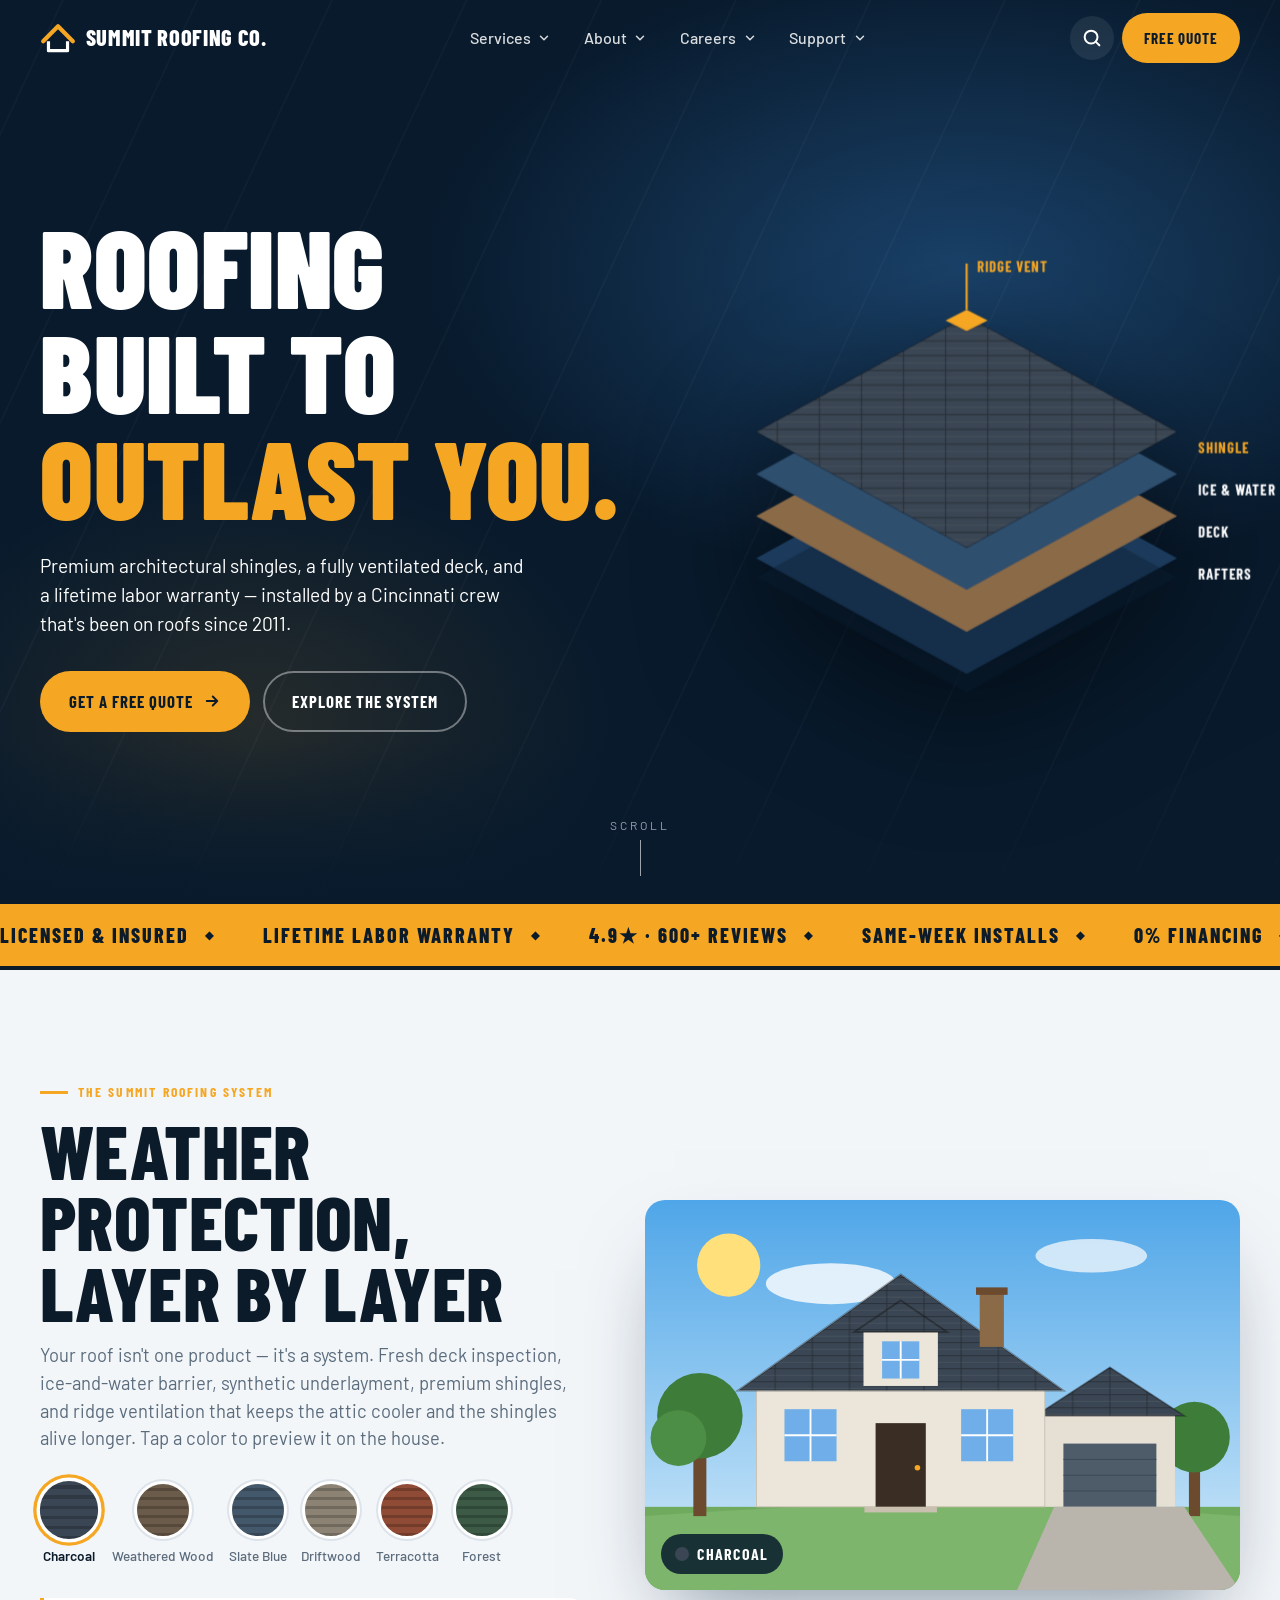
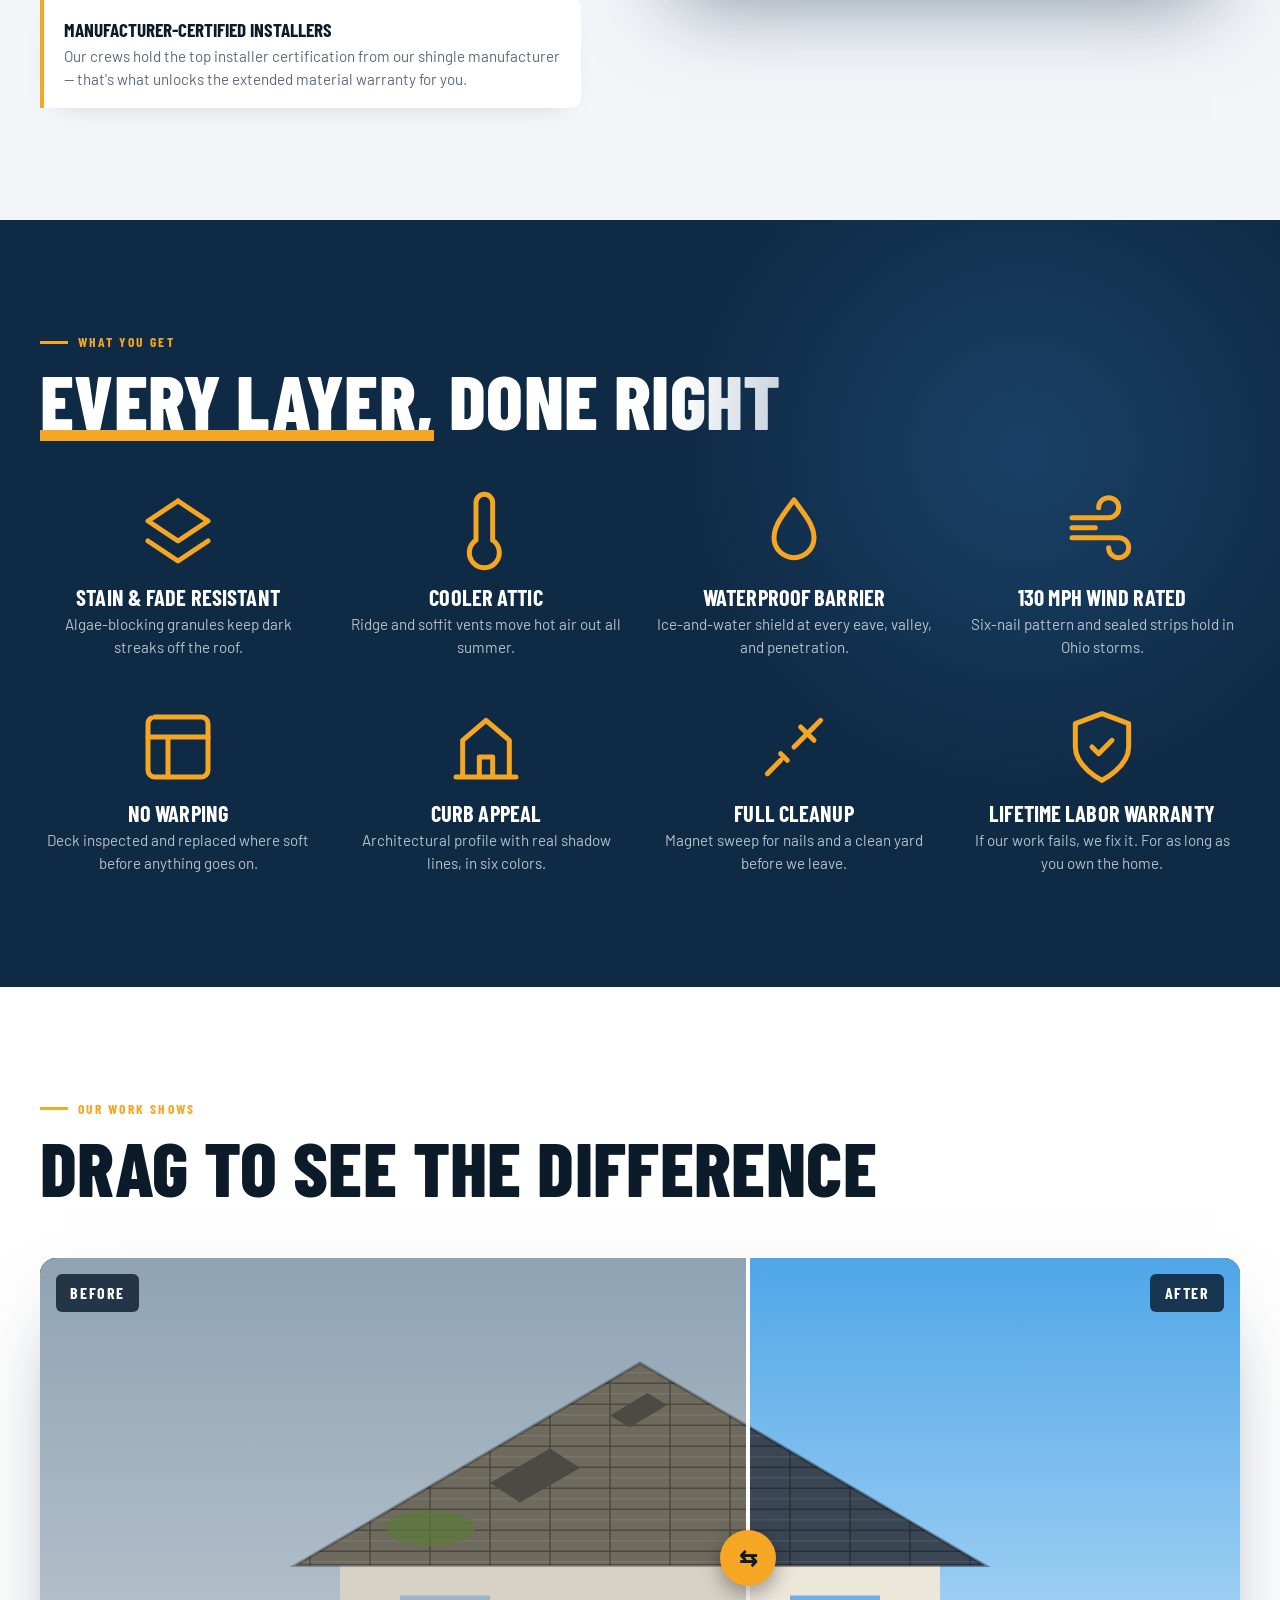
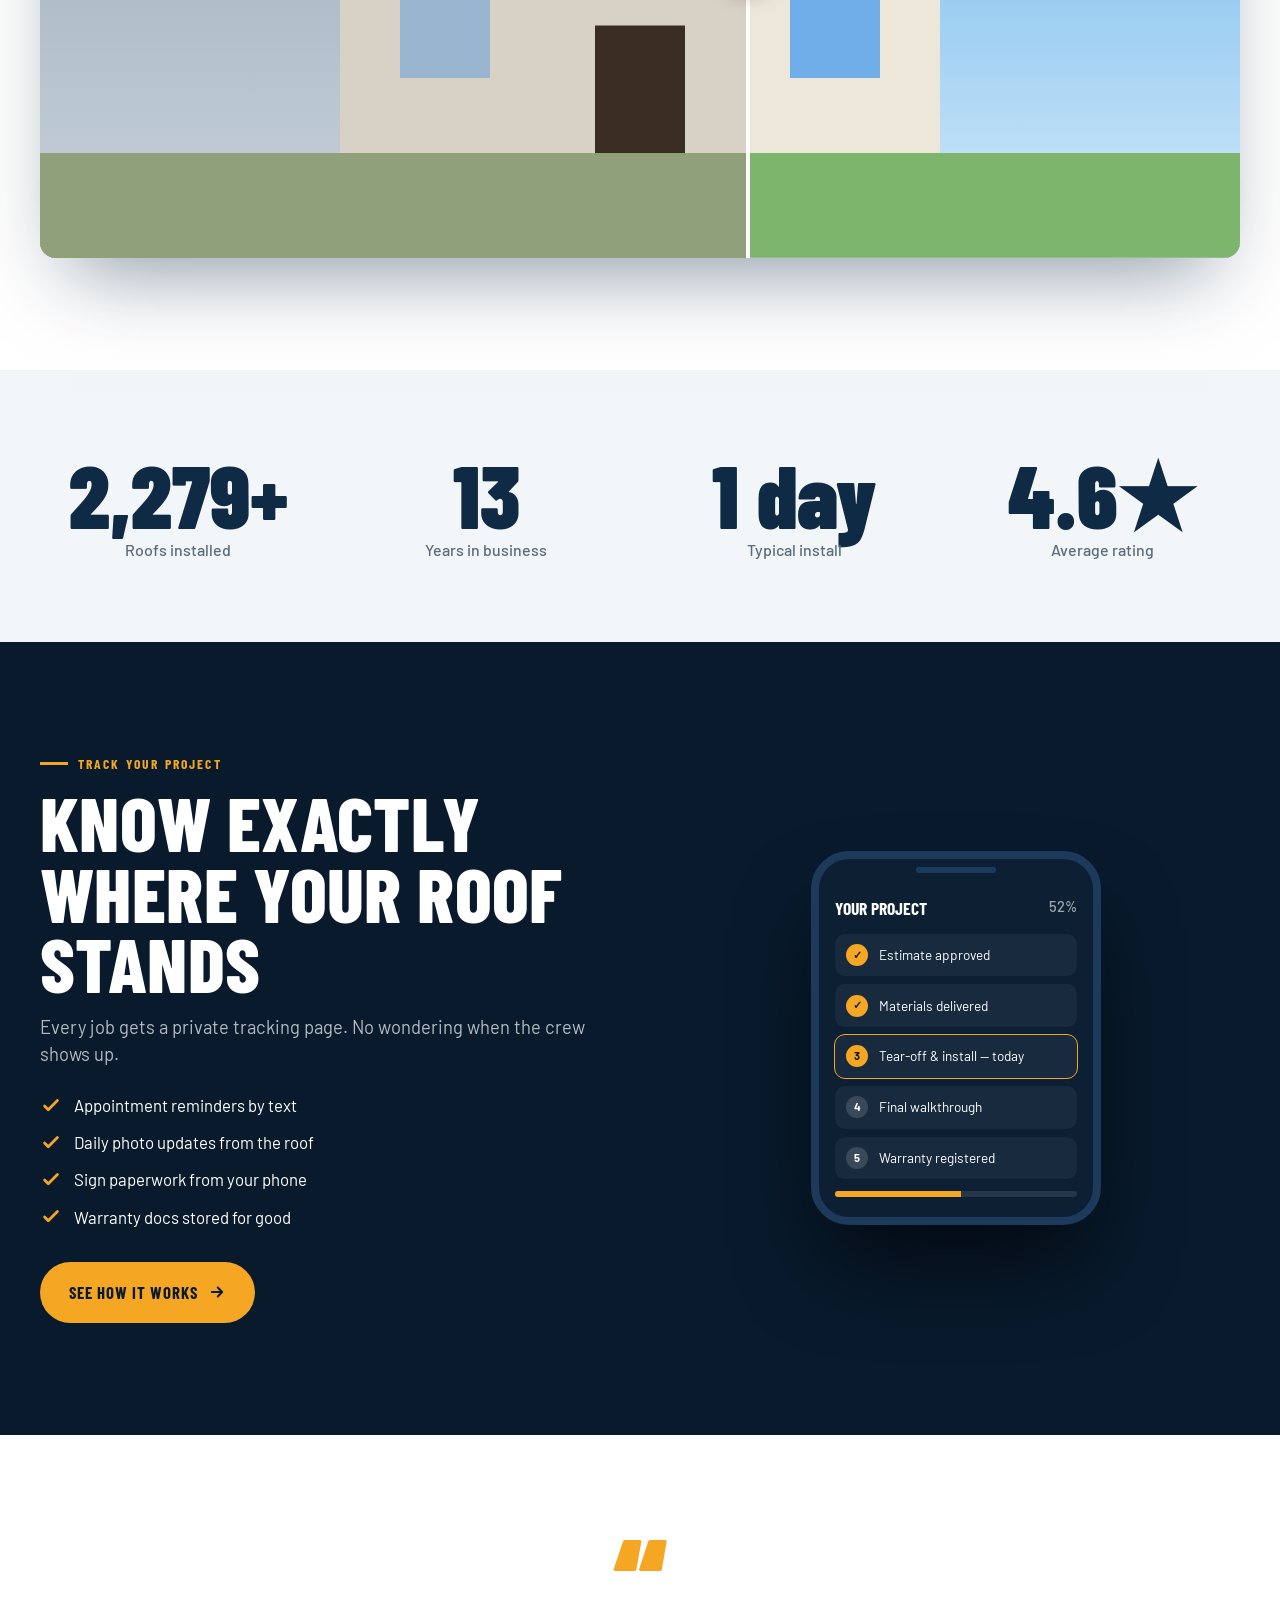
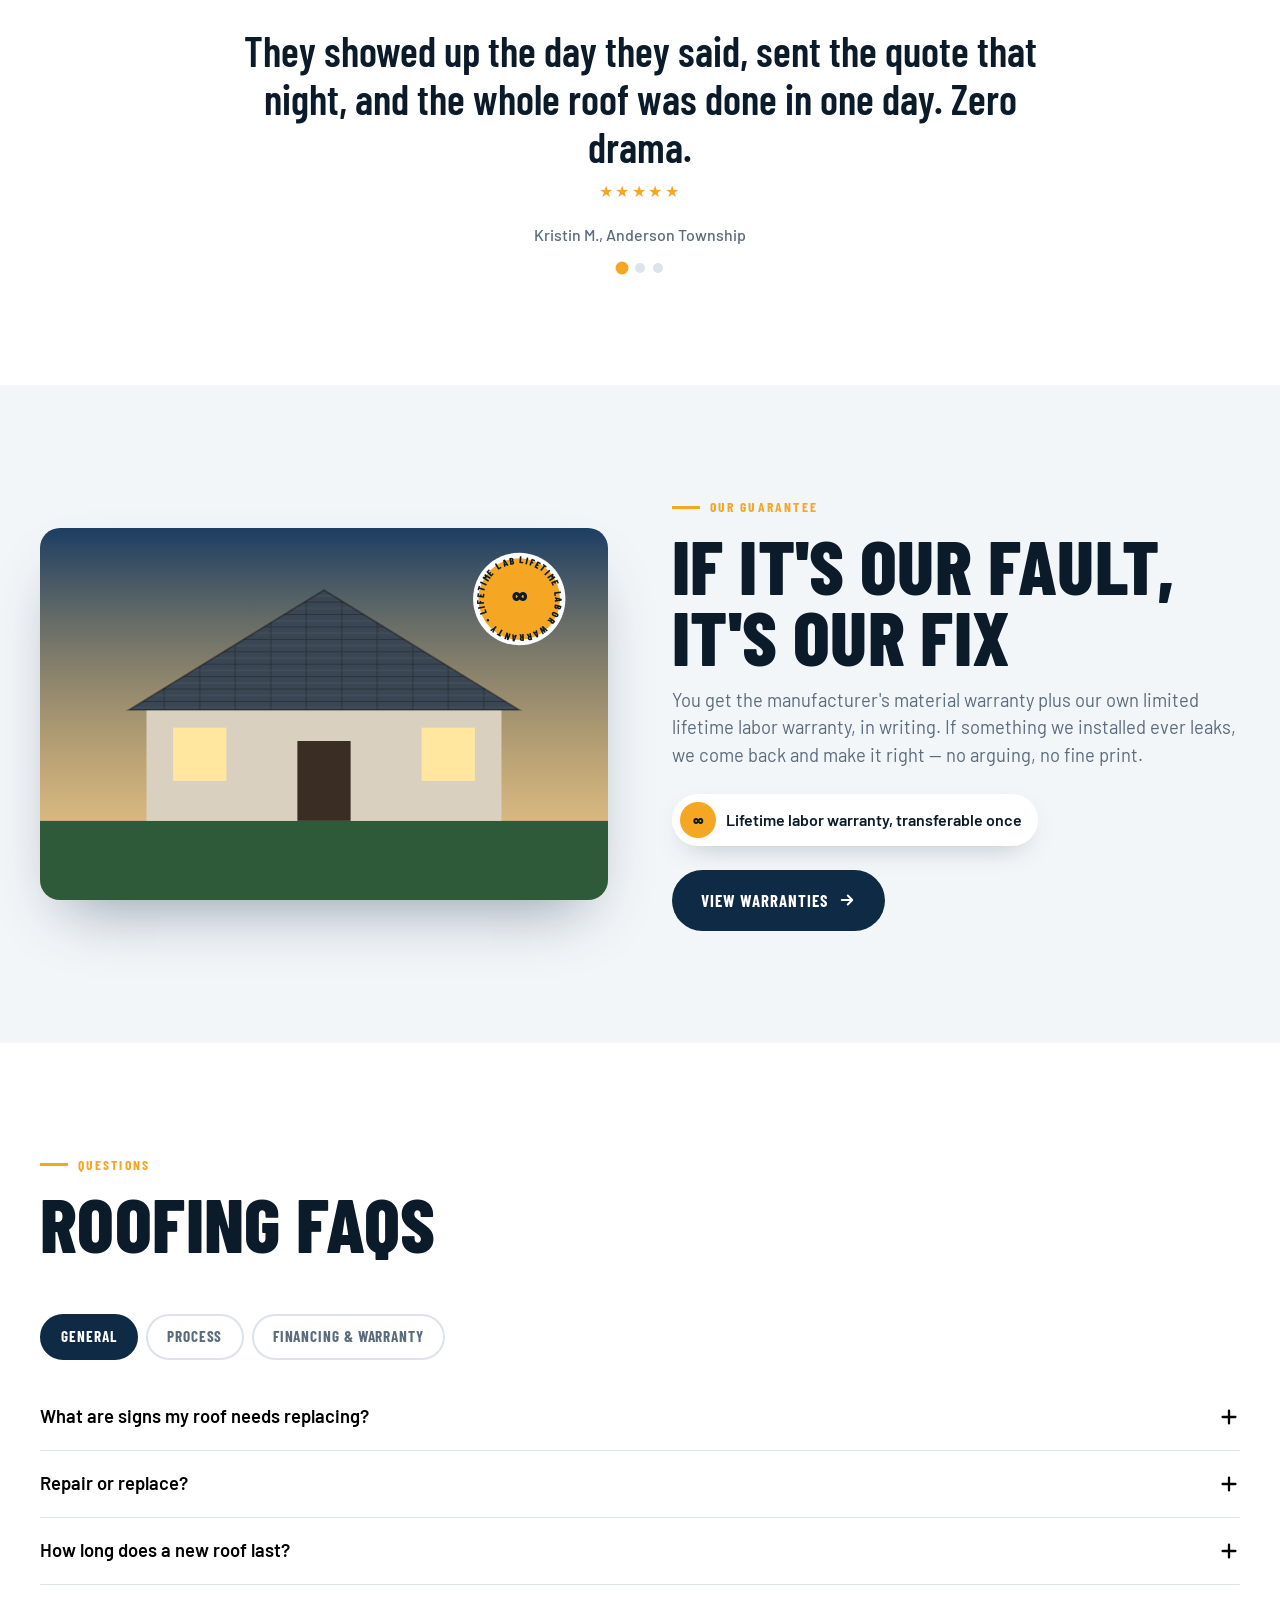
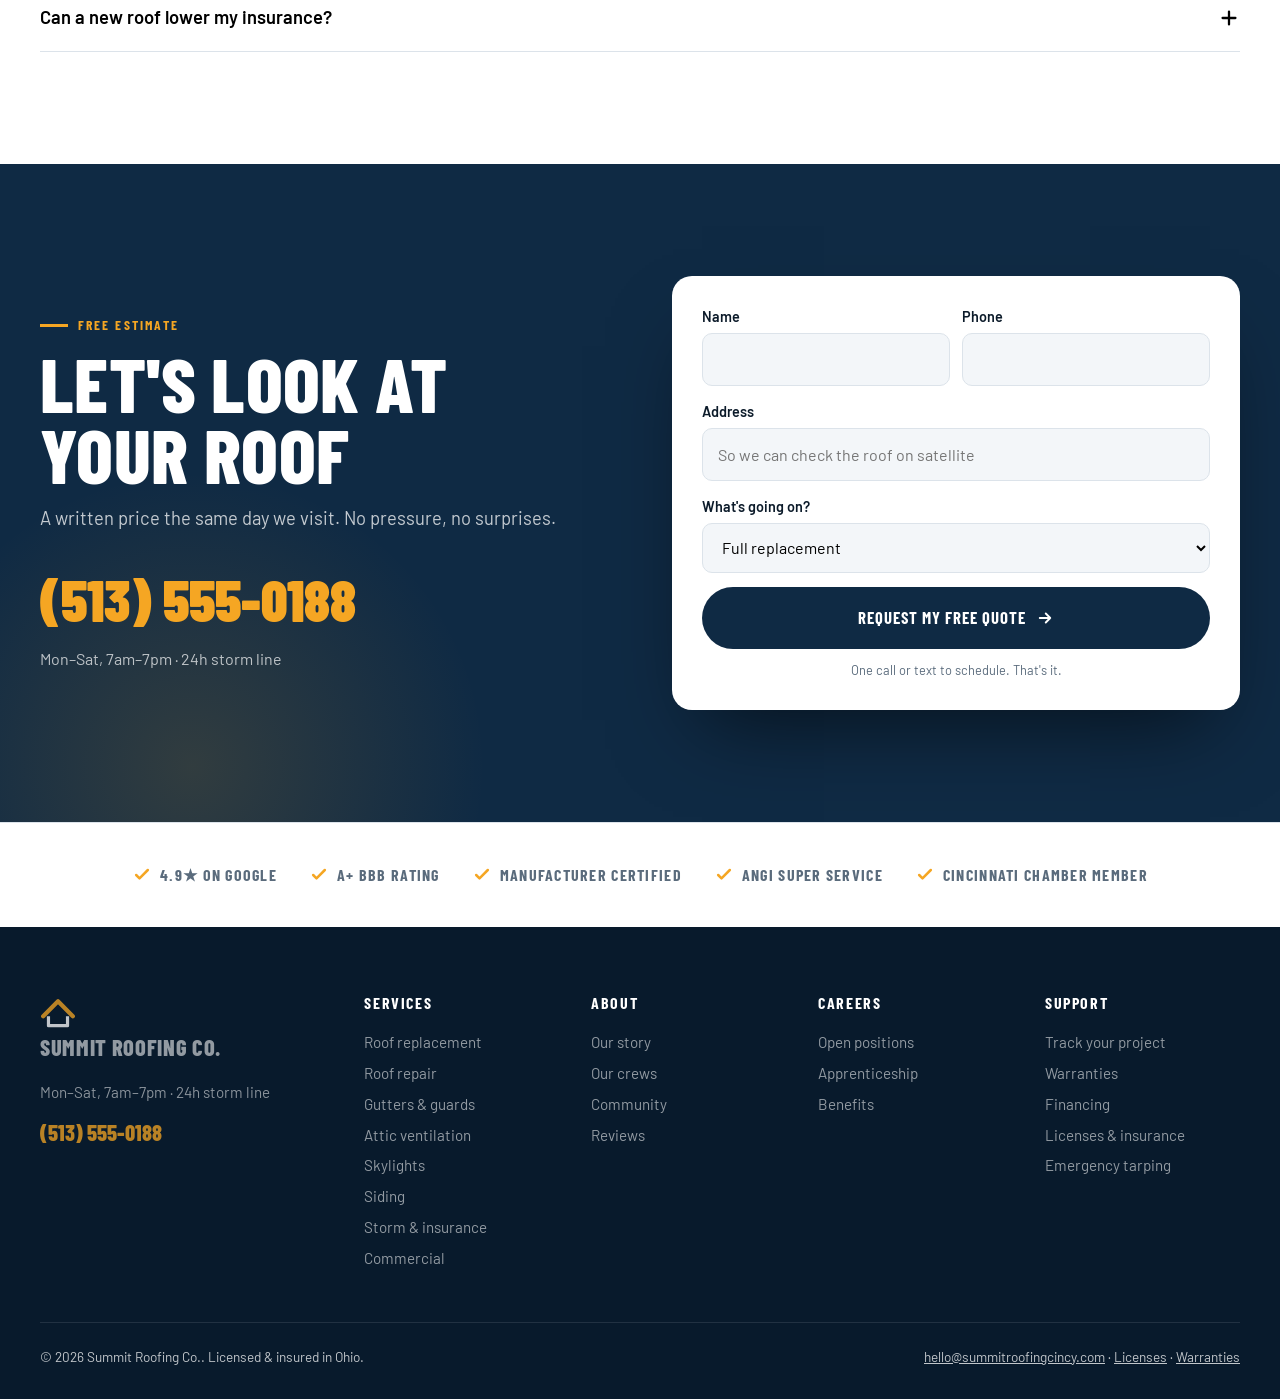
<file: summit/index.html>
<!DOCTYPE html>
<html lang="en">
<head>
<meta charset="UTF-8">
<meta name="viewport" content="width=device-width, initial-scale=1">
<title>Summit Roofing Co. — Cincinnati</title>
<!--
  AhmsDev — Home Services Demo (multi-page, roofing edition)
  Re-skin per prospect: edit CONFIG at the bottom. Nav groups, every
  sub-page, swatches, features, FAQ, stats, and colors all live there.
  Routing is hash-based (#/services/roof-replacement) so it works as one file.
-->
<link rel="preconnect" href="https://fonts.googleapis.com">
<link rel="preconnect" href="https://fonts.gstatic.com" crossorigin>
<link href="https://fonts.googleapis.com/css2?family=Barlow+Condensed:wght@600;700;800;900&family=Barlow:wght@400;500;600&display=swap" rel="stylesheet">
<style>
:root{
  --navy:#0F2A44;--navy-deep:#081A2C;--navy-mid:#16385A;--navy-soft:#1C4670;
  --white:#fff;--off:#F3F6F9;--ink:#0C1B2A;--muted:#5A6B7C;--line:#DCE3EA;
  --accent:#F5A623;--accent-deep:#D98D0E;--roof:#3A4653;
  --display:"Barlow Condensed","Arial Narrow",Impact,sans-serif;
  --body:"Barlow","Helvetica Neue",Arial,sans-serif;--r:10px;
}
@media (prefers-color-scheme:dark){:root:not([data-theme="light"]){--off:#F3F6F9}}
:root[data-theme="dark"]{--off:#F3F6F9}
*{box-sizing:border-box;margin:0;padding:0}
html{scroll-behavior:smooth}
body{font-family:var(--body);color:var(--ink);background:var(--white);line-height:1.5;-webkit-font-smoothing:antialiased;overflow-x:hidden}
img,svg{max-width:100%;display:block}
a{color:inherit}button{font:inherit;cursor:pointer}
.wrap{width:min(1200px,100% - 2.5rem);margin-inline:auto}
h1,h2,h3{font-family:var(--display);text-transform:uppercase;line-height:.92;letter-spacing:.005em;font-weight:800}
h2{font-size:clamp(2.6rem,6vw,4.8rem)}
h3{font-size:1.5rem;font-weight:700}
.lede{font-size:1.15rem;color:var(--muted);max-width:58ch}
.kicker{font-family:var(--display);font-weight:700;letter-spacing:.16em;text-transform:uppercase;font-size:.85rem;color:var(--accent);margin-bottom:.75rem;display:flex;align-items:center;gap:.6rem}
.kicker::before{content:"";width:28px;height:3px;background:var(--accent);display:inline-block}
:focus-visible{outline:3px solid var(--accent);outline-offset:3px}
.btn{display:inline-flex;align-items:center;gap:.6rem;font-family:var(--display);font-weight:700;text-transform:uppercase;letter-spacing:.06em;font-size:1.05rem;padding:1rem 1.7rem;border-radius:999px;border:2px solid transparent;text-decoration:none;position:relative;overflow:hidden;transition:transform .12s,background .15s,border-color .15s,color .15s}
.btn:active{transform:scale(.96)}
.btn svg{width:18px;height:18px;transition:transform .25s}
.btn:hover svg{transform:translateX(4px)}
.btn-accent{background:var(--accent);color:var(--ink)}.btn-accent:hover{background:var(--accent-deep)}
.btn-ghost{color:#fff;border-color:rgba(255,255,255,.4)}.btn-ghost:hover{border-color:#fff;background:rgba(255,255,255,.06)}
.btn-navy{background:var(--navy);color:#fff}.btn-navy:hover{background:var(--navy-mid)}
.btn-white{background:#fff;color:var(--navy)}.btn-white:hover{background:var(--off)}

/* Reveal */
.rv{opacity:0;transform:translateY(30px);transition:opacity .8s cubic-bezier(.2,.7,.2,1),transform .8s cubic-bezier(.2,.7,.2,1)}
.rv.in{opacity:1;transform:none}
.rv-l{transform:translateX(-40px)}.rv-r{transform:translateX(40px)}.rv-s{transform:scale(.92)}
.rv-d1{transition-delay:.1s}.rv-d2{transition-delay:.2s}.rv-d3{transition-delay:.3s}
h2.rv .u{display:inline-block;position:relative}
h2.rv .u::after{content:"";position:absolute;left:0;bottom:-.08em;height:.14em;width:100%;background:var(--accent);transform:scaleX(0);transform-origin:left;transition:transform .8s .4s cubic-bezier(.2,.8,.2,1)}
h2.rv.in .u::after{transform:scaleX(1)}

/* Progress + wipe */
.progress{position:fixed;top:0;left:0;height:3px;background:var(--accent);width:0;z-index:60;transition:width .1s linear}
.wipe{position:fixed;inset:0;background:var(--accent);z-index:70;transform:scaleY(0);transform-origin:bottom;pointer-events:none}
.wipe.in{animation:wipeIn .45s cubic-bezier(.7,0,.3,1) forwards}
.wipe.out{transform-origin:top;animation:wipeOut .45s cubic-bezier(.7,0,.3,1) forwards}
@keyframes wipeIn{to{transform:scaleY(1)}}@keyframes wipeOut{from{transform:scaleY(1)}to{transform:scaleY(0)}}
.wipe .wl{position:absolute;inset:0;display:grid;place-items:center;font-family:var(--display);font-weight:900;text-transform:uppercase;font-size:clamp(2rem,6vw,4rem);color:var(--ink);opacity:0}
.wipe.in .wl{animation:fade .3s .2s both}

/* Nav */
.nav{position:fixed;inset:0 0 auto 0;z-index:40;color:#fff;transition:background .3s,box-shadow .3s}
.nav.solid,.nav.open{background:rgba(8,26,44,.92);backdrop-filter:blur(12px);-webkit-backdrop-filter:blur(12px);box-shadow:0 10px 30px -15px rgba(0,0,0,.5)}
.nav>.wrap{display:flex;align-items:center;justify-content:space-between;height:76px;gap:1rem}
.brand{display:flex;align-items:center;gap:.6rem;text-decoration:none;font-family:var(--display);font-weight:800;text-transform:uppercase;font-size:1.4rem;letter-spacing:.03em;flex:none}
.brand .mark{width:36px;height:36px}
.nav-links{display:flex;gap:.25rem;align-items:center;height:100%}
.nav-item{position:relative;height:100%;display:flex;align-items:center}
.nav-item>a{color:#fff;font-weight:500;font-size:1rem;padding:.6rem .9rem;display:flex;align-items:center;gap:.4rem;opacity:.85;height:100%;border-radius:6px;text-decoration:none;position:relative}
.nav-item>a svg{width:14px;height:14px;transition:transform .25s}
.nav-item>a:hover,.nav-item.on>a{opacity:1}
.nav-item.on>a svg{transform:rotate(180deg)}
.nav-item>a::after{content:"";position:absolute;left:.9rem;right:.9rem;bottom:0;height:3px;background:var(--accent);transform:scaleX(0);transition:transform .25s;transform-origin:left}
.nav-item.on>a::after,.nav-item.cur>a::after{transform:scaleX(1)}
.menu{position:absolute;top:100%;left:0;min-width:320px;background:var(--navy-deep);border-top:3px solid var(--accent);border-radius:0 0 14px 14px;padding:1rem .75rem;box-shadow:0 30px 60px -20px rgba(0,0,0,.6);opacity:0;transform:translateY(-8px);pointer-events:none;transition:opacity .25s,transform .25s}
.nav-item.on .menu{opacity:1;transform:none;pointer-events:auto}
.menu a{display:block;text-decoration:none;padding:.65rem .8rem;border-radius:8px;opacity:0;transform:translateX(-8px);transition:background .15s,opacity .3s,transform .3s}
.menu a:hover{background:rgba(255,255,255,.07)}
.menu a b{display:block;font-family:var(--display);text-transform:uppercase;letter-spacing:.04em;font-size:1.05rem;font-weight:700}
.menu a small{display:block;opacity:.6;font-size:.82rem}
.nav-item.on .menu a{opacity:1;transform:none}
.menu a:nth-child(n){transition-delay:calc(.04s * var(--n,1))}
.menu.wide{min-width:600px;display:grid;grid-template-columns:1fr 1fr;gap:0 .5rem}
.nav-right{display:flex;align-items:center;gap:.5rem}
.icon-btn{width:44px;height:44px;border-radius:50%;border:0;background:rgba(255,255,255,.08);color:#fff;display:grid;place-items:center;transition:background .15s}
.icon-btn:hover{background:rgba(255,255,255,.16)}.icon-btn svg{width:22px;height:22px}
.nav .btn{padding:.7rem 1.25rem;font-size:.95rem}
.burger{display:none;position:relative}
.burger span{display:block;width:22px;height:2px;background:#fff;transition:transform .3s,opacity .3s;position:absolute;left:11px}
.burger span:nth-child(1){top:15px}.burger span:nth-child(2){top:21px}.burger span:nth-child(3){top:27px}
.nav.open .burger span:nth-child(1){transform:translateY(6px) rotate(45deg)}.nav.open .burger span:nth-child(2){opacity:0}.nav.open .burger span:nth-child(3){transform:translateY(-6px) rotate(-45deg)}
@media(max-width:980px){.nav-links{display:none}.nav .btn{display:none}.burger{display:grid}}

/* Search */
.search{position:fixed;inset:0;z-index:50;background:rgba(8,26,44,.97);color:#fff;padding:6rem 0 2rem;opacity:0;pointer-events:none;transition:opacity .3s;overflow:auto}
.search.on{opacity:1;pointer-events:auto}
.search .wrap{max-width:820px;transform:translateY(20px) scale(.98);transition:transform .35s cubic-bezier(.2,.8,.2,1)}
.search.on .wrap{transform:none}
.search .close{position:absolute;top:1rem;right:1.25rem}
.search-box{display:flex;align-items:center;gap:1rem;border-bottom:3px solid var(--accent);padding-bottom:.75rem}
.search-box svg{width:32px;height:32px;color:var(--accent);flex:none}
.search-box input{flex:1;background:none;border:0;color:#fff;font-family:var(--display);font-size:clamp(1.8rem,5vw,3rem);font-weight:700;text-transform:uppercase;outline:none;min-width:0}
.search-box input::placeholder{color:rgba(255,255,255,.35)}
.search h4{font-family:var(--display);text-transform:uppercase;letter-spacing:.14em;font-size:.85rem;color:var(--accent);margin:2rem 0 .75rem}
.chips{display:flex;gap:.5rem;flex-wrap:wrap}
.chip{border:1.5px solid rgba(255,255,255,.25);border-radius:999px;padding:.5rem 1rem;text-decoration:none;font-weight:500;transition:border-color .15s,background .15s}
.chip:hover{border-color:var(--accent);background:rgba(245,166,35,.1)}
.results a{display:flex;justify-content:space-between;gap:1rem;padding:.9rem .5rem;border-bottom:1px solid rgba(255,255,255,.1);text-decoration:none;animation:fade .3s both}
.results a b{font-family:var(--display);text-transform:uppercase;font-size:1.15rem;font-weight:700}
.results a small{opacity:.6}.results a span{opacity:.5;font-size:.85rem;flex:none;align-self:center}
.results .none{opacity:.6;padding:1rem .5rem}

/* Mobile menu */
.mobile{position:fixed;inset:76px 0 0 0;z-index:39;background:var(--navy-deep);color:#fff;overflow:auto;transform:translateX(100%);transition:transform .4s cubic-bezier(.2,.8,.2,1);padding:1rem 0 3rem}
.mobile.on{transform:none}
.mobile .wrap{display:flex;flex-direction:column;gap:.25rem}
.mob-item{border-bottom:1px solid rgba(255,255,255,.1);opacity:0;transform:translateX(30px);transition:opacity .4s,transform .4s}
.mobile.on .mob-item{opacity:1;transform:none}
.mobile.on .mob-item:nth-child(2){transition-delay:.05s}.mobile.on .mob-item:nth-child(3){transition-delay:.1s}.mobile.on .mob-item:nth-child(4){transition-delay:.15s}.mobile.on .mob-item:nth-child(5){transition-delay:.2s}
.mob-item>div{display:flex;align-items:center;justify-content:space-between}
.mob-item>div>a{flex:1;color:#fff;text-decoration:none;padding:1.1rem 0;font-family:var(--display);text-transform:uppercase;font-size:1.6rem;font-weight:700;letter-spacing:.03em}
.mob-item>div>button{background:none;border:0;color:#fff;width:48px;height:48px;display:grid;place-items:center}
.mob-item>div>button svg{width:24px;height:24px;transition:transform .3s}
.mob-item.on>div>button svg{transform:rotate(180deg)}
.mob-item .sub{max-height:0;overflow:hidden;transition:max-height .4s ease}
.mob-item.on .sub{max-height:700px}
.mob-item .sub a{display:block;text-decoration:none;padding:.7rem 0 .7rem 1rem;border-left:2px solid rgba(255,255,255,.15);margin-bottom:.4rem;opacity:.85}
.mob-item .sub a b{display:block;font-weight:600}.mob-item .sub a small{opacity:.6}
.mobile .btn{margin-top:1.5rem;justify-content:center}
.mob-search{display:flex;align-items:center;gap:.75rem;background:rgba(255,255,255,.08);border-radius:12px;padding:.85rem 1rem;margin-bottom:.75rem;border:0;color:#fff;width:100%;text-align:left;font-size:1rem}
.mob-search svg{width:20px;height:20px;color:var(--accent)}

/* Hero */
.hero{background:var(--navy-deep);color:#fff;min-height:100svh;display:grid;align-items:center;padding:8rem 0 5rem;position:relative;overflow:hidden;isolation:isolate}
.hero .bg{position:absolute;inset:0;z-index:-1;background:
  radial-gradient(60% 50% at var(--mx,75%) var(--my,30%),rgba(28,70,112,.9),transparent 70%),
  radial-gradient(40% 40% at 20% 80%,rgba(245,166,35,.12),transparent 70%),var(--navy-deep);transition:background .2s}
.hero .streak{position:absolute;inset:-20%;z-index:-1;background:repeating-linear-gradient(115deg,transparent 0 120px,rgba(255,255,255,.025) 120px 122px);animation:drift 24s linear infinite}
@keyframes drift{to{transform:translateX(240px)}}
.hero::after{content:"";position:absolute;inset:auto 0 0 0;height:160px;background:linear-gradient(to bottom,transparent,var(--navy-deep));pointer-events:none;z-index:-1}
.hero .wrap{display:grid;grid-template-columns:1.05fr .95fr;gap:3rem;align-items:center}
.hero h1{font-size:clamp(3.4rem,8.5vw,7.2rem);max-width:12ch;margin-bottom:1.25rem;font-weight:900}
.hero h1 span{display:block;overflow:hidden;padding-bottom:.05em}
.hero h1 span i{display:block;font-style:normal;transform:translateY(110%);animation:rise 1s cubic-bezier(.2,.8,.2,1) forwards}
.hero h1 span:nth-child(2) i{animation-delay:.12s}.hero h1 span:nth-child(3) i{animation-delay:.24s;color:var(--accent)}
@keyframes rise{to{transform:none}}
.hero p{font-size:1.2rem;opacity:.85;max-width:44ch;margin-bottom:2rem;animation:fade 1s .5s both}
.hero-actions{display:flex;gap:.8rem;flex-wrap:wrap;animation:fade 1s .7s both}
@keyframes fade{from{opacity:0;transform:translateY(12px)}to{opacity:1;transform:none}}
.hero-art{position:relative}
.hero-art svg{width:100%;height:auto;filter:drop-shadow(0 40px 60px rgba(0,0,0,.55));overflow:visible}
.layer{transform-box:fill-box;transform-origin:center;opacity:0;transform:translateY(-50px);animation:layer 1s cubic-bezier(.2,.8,.2,1) forwards}
.layer:nth-child(1){animation-delay:.3s}.layer:nth-child(2){animation-delay:.5s}.layer:nth-child(3){animation-delay:.7s}.layer:nth-child(4){animation-delay:.9s}.layer:nth-child(5){animation-delay:1.15s}
@keyframes layer{to{opacity:1;transform:none}}
.lbl{opacity:0;animation:fade .5s 1.5s both}
.hero-art .float{animation:float 6s ease-in-out infinite 1.6s}
@keyframes float{0%,100%{transform:translateY(0)}50%{transform:translateY(-10px)}}
.scroll-cue{position:absolute;left:50%;bottom:1.5rem;transform:translateX(-50%);font-size:.75rem;letter-spacing:.25em;text-transform:uppercase;opacity:.6;display:flex;flex-direction:column;align-items:center;gap:.4rem}
.scroll-cue i{width:1px;height:36px;background:#fff;display:block;animation:cue 1.6s ease-in-out infinite;transform-origin:top}
@keyframes cue{0%{transform:scaleY(0)}50%{transform:scaleY(1)}100%{transform:scaleY(0);transform-origin:bottom}}
@media(max-width:900px){.hero .wrap{grid-template-columns:1fr}.hero-art{order:-1;max-width:400px;margin-inline:auto}.hero{min-height:auto;padding-top:7rem}}

/* Marquee */
.marquee{background:var(--accent);color:var(--ink);padding:1rem 0;overflow:hidden;border-top:4px solid var(--ink);border-bottom:4px solid var(--ink)}
.marquee .track{display:flex;gap:3rem;width:max-content;animation:marq 28s linear infinite;font-family:var(--display);text-transform:uppercase;letter-spacing:.1em;font-weight:800;font-size:1.25rem;white-space:nowrap}
.marquee span{display:flex;align-items:center;gap:1rem}.marquee span::after{content:"◆";font-size:.7rem}
@keyframes marq{to{transform:translateX(-50%)}}

section{padding:7rem 0}
.sec-head{margin-bottom:3.5rem}

/* System */
.system{background:var(--off);overflow:hidden}
.system .wrap{display:grid;grid-template-columns:1fr 1.1fr;gap:4rem;align-items:center}
.swatches{display:flex;gap:.9rem;flex-wrap:wrap;margin-top:1.75rem}
.sw{display:flex;flex-direction:column;align-items:center;gap:.45rem;background:none;border:0;font-size:.85rem;font-weight:500;color:var(--muted);-webkit-tap-highlight-color:transparent}
.sw i{width:58px;height:58px;border-radius:50%;border:3px solid #fff;box-shadow:0 0 0 2px var(--line);transition:transform .2s,box-shadow .2s;background-image:repeating-linear-gradient(0deg,rgba(0,0,0,.2) 0 3px,transparent 3px 9px)}
.sw:hover i{transform:scale(1.08)}
.sw.on i{box-shadow:0 0 0 3px var(--accent);transform:scale(1.12)}
.sw.on{color:var(--ink);font-weight:600}
.house-wrap{position:relative;border-radius:20px;overflow:hidden;box-shadow:0 40px 80px -30px rgba(15,42,68,.5)}
.house-wrap svg{width:100%;height:auto}
.house-wrap .pill{position:absolute;bottom:1rem;left:1rem;background:rgba(8,26,44,.85);color:#fff;padding:.5rem .9rem;border-radius:999px;font-family:var(--display);text-transform:uppercase;letter-spacing:.08em;font-weight:700;display:flex;gap:.5rem;align-items:center;backdrop-filter:blur(6px)}
.house-wrap .pill i{width:14px;height:14px;border-radius:50%;background:var(--roof);transition:background .5s}
.roof-fill{transition:fill .6s ease}
.house-wrap.flash::after{content:"";position:absolute;inset:0;background:radial-gradient(circle at 50% 30%,rgba(255,255,255,.55),transparent 55%);animation:flash .6s ease-out forwards;pointer-events:none}
@keyframes flash{from{opacity:1}to{opacity:0}}
.callout{margin-top:2rem;display:flex;gap:1rem;align-items:flex-start;background:#fff;border-left:4px solid var(--accent);padding:1.1rem 1.25rem;border-radius:0 var(--r) var(--r) 0;box-shadow:0 10px 30px -20px rgba(15,42,68,.3)}
.callout strong{display:block;font-family:var(--display);text-transform:uppercase;font-size:1.2rem}
.callout p{color:var(--muted);font-size:.95rem}
@media(max-width:900px){.system .wrap{grid-template-columns:1fr}}

/* Features */
.features{background:var(--navy);color:#fff;position:relative;overflow:hidden}
.features::before{content:"";position:absolute;right:-10%;top:-20%;width:60%;aspect-ratio:1;border-radius:50%;background:radial-gradient(circle,rgba(28,70,112,.8),transparent 65%)}
.features .lede{color:rgba(255,255,255,.7)}
.feat-grid{display:grid;grid-template-columns:repeat(4,1fr);gap:3rem 2rem;position:relative}
.feat{text-align:center}
.feat .ico{width:80px;height:80px;margin:0 auto 1rem;color:var(--accent)}
.feat .ico path,.feat .ico rect,.feat .ico circle{stroke-dasharray:1;stroke-dashoffset:1;transition:stroke-dashoffset 1.4s ease .2s}
.feat.in .ico path,.feat.in .ico rect,.feat.in .ico circle{stroke-dashoffset:0}
.feat h3{font-size:1.4rem}.feat p{opacity:.7;font-size:.95rem;margin-top:.35rem}
@media(max-width:900px){.feat-grid{grid-template-columns:repeat(2,1fr)}}

/* Before/after */
.ba .cmp{position:relative;aspect-ratio:16/8;border-radius:16px;overflow:hidden;background:#000;box-shadow:0 40px 80px -30px rgba(15,42,68,.5);user-select:none;touch-action:pan-y}
.ba .cmp svg{position:absolute;inset:0;width:100%;height:100%}
.ba .after{clip-path:inset(0 0 0 50%)}
.ba .handle{position:absolute;top:0;bottom:0;left:50%;width:4px;background:#fff;transform:translateX(-50%);pointer-events:none}
.ba .handle::after{content:"⇆";position:absolute;top:50%;left:50%;transform:translate(-50%,-50%);width:56px;height:56px;border-radius:50%;background:var(--accent);color:var(--ink);display:grid;place-items:center;font-size:1.4rem;font-weight:700;box-shadow:0 8px 20px rgba(0,0,0,.35)}
.ba .tag{position:absolute;top:1rem;font-family:var(--display);text-transform:uppercase;letter-spacing:.1em;font-weight:700;background:rgba(8,26,44,.8);color:#fff;padding:.45rem .9rem;border-radius:6px;pointer-events:none}
.ba .tag.l{left:1rem}.ba .tag.r{right:1rem}
.ba input[type=range]{position:absolute;inset:0;width:100%;height:100%;opacity:0;cursor:ew-resize;margin:0;-webkit-appearance:none}

/* Stats */
.stats{background:var(--off);padding:5rem 0}
.stats .wrap{display:grid;grid-template-columns:repeat(4,1fr);gap:2rem;text-align:center}
.stat b{display:block;font-family:var(--display);font-size:clamp(3rem,7vw,5.5rem);font-weight:900;line-height:1;color:var(--navy)}
.stat span{color:var(--muted);font-weight:500}
@media(max-width:760px){.stats .wrap{grid-template-columns:1fr 1fr}}

/* Tracker */
.tracker{background:var(--navy-deep);color:#fff;overflow:hidden}
.tracker .wrap{display:grid;grid-template-columns:1fr 1fr;gap:4rem;align-items:center}
.tracker ul{list-style:none;margin:1.5rem 0 2rem;display:grid;gap:.75rem}
.tracker li{display:flex;gap:.75rem;align-items:center;font-size:1.05rem}
.tracker li svg{width:22px;height:22px;color:var(--accent);flex:none}
.phone{width:290px;margin-inline:auto;background:#0C1F33;border:8px solid #1C3B5C;border-radius:38px;padding:1.25rem 1rem;box-shadow:0 50px 90px -20px rgba(0,0,0,.7);position:relative;animation:float 7s ease-in-out infinite}
.phone::before{content:"";position:absolute;top:8px;left:50%;transform:translateX(-50%);width:80px;height:6px;border-radius:3px;background:#1C3B5C}
.phone .ph-h{font-family:var(--display);text-transform:uppercase;font-weight:700;font-size:1.1rem;margin:1rem 0 .75rem;display:flex;justify-content:space-between}
.phone .ph-h small{font-family:var(--body);font-weight:500;opacity:.6;text-transform:none}
.ph-step{display:flex;gap:.7rem;align-items:center;padding:.65rem .7rem;border-radius:10px;background:rgba(255,255,255,.05);margin-bottom:.5rem;font-size:.85rem;opacity:0;transform:translateX(20px);transition:opacity .5s,transform .5s}
.in .ph-step{opacity:1;transform:none}
.in .ph-step:nth-child(2){transition-delay:.15s}.in .ph-step:nth-child(3){transition-delay:.3s}.in .ph-step:nth-child(4){transition-delay:.45s}.in .ph-step:nth-child(5){transition-delay:.6s}.in .ph-step:nth-child(6){transition-delay:.75s}
.ph-step i{width:22px;height:22px;border-radius:50%;flex:none;display:grid;place-items:center;font-size:.7rem;font-weight:700;background:rgba(255,255,255,.15);font-style:normal}
.ph-step.done i{background:var(--accent);color:var(--ink)}
.ph-step.now{outline:1.5px solid var(--accent)}
.ph-step.now i{background:var(--accent);color:var(--ink);animation:pulse 1.6s infinite}
@keyframes pulse{0%,100%{box-shadow:0 0 0 0 rgba(245,166,35,.6)}50%{box-shadow:0 0 0 8px rgba(245,166,35,0)}}
.ph-bar{height:6px;border-radius:3px;background:rgba(255,255,255,.1);margin:.75rem 0 0;overflow:hidden}
.ph-bar i{display:block;height:100%;width:0;background:var(--accent);transition:width 1.6s .5s ease}
.in .ph-bar i{width:52%}
@media(max-width:900px){.tracker .wrap{grid-template-columns:1fr}}

/* Testimonials */
.testi{background:var(--white);text-align:center}
.testi .quote-mark{font-family:var(--display);font-size:8rem;line-height:.5;color:var(--accent);font-weight:900}
.slides{position:relative;min-height:220px;max-width:820px;margin:1rem auto 0}
.slide{position:absolute;inset:0;opacity:0;transform:translateX(30px);transition:opacity .6s,transform .6s;pointer-events:none}
.slide.on{opacity:1;transform:none;pointer-events:auto}
.slide blockquote{font-family:var(--display);font-size:clamp(1.6rem,3.6vw,2.6rem);font-weight:600;line-height:1.15;text-transform:none;letter-spacing:0}
.slide cite{display:block;margin-top:1.25rem;font-style:normal;color:var(--muted);font-weight:500}
.slide .stars{color:var(--accent);letter-spacing:.15em;margin-top:.5rem}
.dots{display:flex;gap:.5rem;justify-content:center;margin-top:1rem}
.dots button{width:10px;height:10px;border-radius:50%;border:0;background:var(--line);transition:background .3s,transform .3s}
.dots button.on{background:var(--accent);transform:scale(1.3)}

/* Warranty */
.warranty{background:var(--off)}
.warranty .wrap{display:grid;grid-template-columns:1fr 1fr;gap:4rem;align-items:center}
.warranty .art{border-radius:20px;overflow:hidden;box-shadow:0 30px 60px -25px rgba(15,42,68,.45);position:relative}
.warranty .art svg{width:100%;height:auto}
.seal{transform-box:fill-box;transform-origin:center;animation:spin 20s linear infinite}
@keyframes spin{to{transform:rotate(360deg)}}
.badge{display:inline-flex;align-items:center;gap:.6rem;background:#fff;border-radius:999px;padding:.5rem 1rem .5rem .5rem;font-weight:600;margin-top:1.5rem;box-shadow:0 10px 30px -15px rgba(15,42,68,.4)}
.badge i{width:36px;height:36px;border-radius:50%;background:var(--accent);display:grid;place-items:center;font-family:var(--display);font-weight:800;color:var(--ink);font-style:normal}
@media(max-width:900px){.warranty .wrap{grid-template-columns:1fr}}

/* FAQ */
.tabs{display:flex;gap:.5rem;margin-bottom:1.5rem;flex-wrap:wrap}
.tab{border:2px solid var(--line);background:#fff;border-radius:999px;padding:.6rem 1.2rem;font-family:var(--display);text-transform:uppercase;font-weight:700;letter-spacing:.06em;font-size:.95rem;color:var(--muted);transition:all .2s}
.tab.on{background:var(--navy);border-color:var(--navy);color:#fff}
.faq-group{display:none}.faq-group.on{display:block}
.faq-group.on .q{animation:fade .4s both}
.faq-group.on .q:nth-child(2){animation-delay:.05s}.faq-group.on .q:nth-child(3){animation-delay:.1s}.faq-group.on .q:nth-child(4){animation-delay:.15s}
.q{border-bottom:1px solid var(--line)}
.q button{width:100%;background:none;border:0;text-align:left;padding:1.2rem 0;display:flex;justify-content:space-between;gap:1rem;align-items:center;font-size:1.15rem;font-weight:600}
.q button svg{width:22px;height:22px;flex:none;transition:transform .3s}
.q.open button svg{transform:rotate(45deg)}
.q .a{max-height:0;overflow:hidden;transition:max-height .4s ease;color:var(--muted)}
.q.open .a{max-height:300px}.q .a p{padding:0 0 1.2rem;max-width:70ch}

/* Quote */
.quote{background:var(--navy);color:#fff;position:relative;overflow:hidden}
.quote::before{content:"";position:absolute;left:-10%;bottom:-40%;width:50%;aspect-ratio:1;border-radius:50%;background:radial-gradient(circle,rgba(245,166,35,.15),transparent 65%)}
.quote .wrap{display:grid;grid-template-columns:1fr 1fr;gap:4rem;align-items:center;position:relative}
.quote h2{margin-bottom:1rem}
.quote .big-phone{font-family:var(--display);font-size:clamp(2.2rem,5vw,3.6rem);font-weight:900;color:var(--accent);text-decoration:none;display:block;margin-top:1.5rem}
.card{background:#fff;color:var(--ink);border-radius:20px;padding:1.9rem;box-shadow:0 40px 80px -30px rgba(0,0,0,.6)}
.field{display:flex;flex-direction:column;gap:.35rem;margin-bottom:.9rem}
.field label{font-weight:600;font-size:.9rem}
.field input,.field select,.field textarea{font:inherit;padding:.85rem .9rem;border:1.5px solid var(--line);border-radius:var(--r);background:var(--off);width:100%;transition:border-color .2s,box-shadow .2s}
.field input:focus,.field select:focus{outline:none;border-color:var(--navy);box-shadow:0 0 0 3px rgba(15,42,68,.15)}
.row{display:grid;grid-template-columns:1fr 1fr;gap:.75rem}
.card .btn{width:100%;justify-content:center}
.card .fine{font-size:.8rem;color:var(--muted);text-align:center;margin-top:.75rem}
.card .done{display:none;text-align:center;padding:2rem 0}
.card .done svg{width:64px;height:64px;color:var(--navy);margin:0 auto .75rem}
.card .done svg path{stroke-dasharray:1;stroke-dashoffset:1;animation:draw .7s .2s forwards}
@keyframes draw{to{stroke-dashoffset:0}}
.card.sent form{display:none}.card.sent .done{display:block;animation:fade .4s both}
@media(max-width:900px){.quote .wrap{grid-template-columns:1fr}}
@media(max-width:520px){.row{grid-template-columns:1fr}}

/* Awards + footer */
.awards{padding:2.5rem 0;border-top:1px solid var(--line);background:#fff}
.awards .wrap{display:flex;gap:2rem;justify-content:center;flex-wrap:wrap;font-family:var(--display);text-transform:uppercase;letter-spacing:.08em;font-weight:700;color:var(--muted)}
.awards span{display:flex;align-items:center;gap:.5rem}.awards svg{width:20px;height:20px;color:var(--accent)}
footer{background:var(--navy-deep);color:rgba(255,255,255,.75);padding:4rem 0 2rem;font-size:.95rem}
.foot-grid{display:grid;grid-template-columns:1.5fr repeat(4,1fr);gap:2rem;margin-bottom:3rem}
.foot-grid h4{font-family:var(--display);text-transform:uppercase;letter-spacing:.1em;color:#fff;margin-bottom:.75rem;font-size:1rem}
.foot-grid a{display:block;text-decoration:none;padding:.25rem 0;opacity:.75}.foot-grid a:hover{opacity:1;color:var(--accent)}
.foot-grid .brand{margin-bottom:.75rem}
.foot-bottom{border-top:1px solid rgba(255,255,255,.1);padding-top:1.5rem;display:flex;justify-content:space-between;gap:1rem;flex-wrap:wrap;font-size:.85rem}
@media(max-width:900px){.foot-grid{grid-template-columns:1fr 1fr}}

/* Sub-pages */
.page-hero{background:var(--navy-deep);color:#fff;padding:10rem 0 5rem;position:relative;overflow:hidden}
.page-hero::before{content:attr(data-num);position:absolute;right:-.05em;bottom:-.25em;font-family:var(--display);font-weight:900;font-size:clamp(12rem,30vw,26rem);line-height:1;color:rgba(255,255,255,.035);pointer-events:none}
.page-hero .bg{position:absolute;inset:0;background:radial-gradient(60% 60% at 80% 20%,rgba(28,70,112,.9),transparent 70%)}
.page-hero .wrap{position:relative;max-width:900px}
.page-hero h1{font-size:clamp(3rem,8vw,6.5rem);font-weight:900;margin:.5rem 0 1.25rem}
.page-hero h1 span{display:block;overflow:hidden}.page-hero h1 span i{display:block;font-style:normal;transform:translateY(110%);animation:rise .9s cubic-bezier(.2,.8,.2,1) forwards}
.page-hero p{font-size:1.2rem;opacity:.85;max-width:56ch;animation:fade .8s .4s both}
.crumbs{font-size:.9rem;opacity:.6;display:flex;gap:.5rem;animation:fade .6s .2s both}
.crumbs a{text-decoration:none}
.page-body .wrap{display:grid;grid-template-columns:1.2fr .8fr;gap:4rem;align-items:start}
.page-body .prose p{font-size:1.1rem;color:var(--muted);margin-bottom:1.25rem;max-width:62ch}
.page-body .prose h3{margin:2rem 0 .75rem;font-size:1.8rem}
.side{position:sticky;top:6.5rem}
.side .card{box-shadow:0 30px 60px -30px rgba(15,42,68,.4);border:1px solid var(--line)}
.side .card h3{margin-bottom:.35rem}.side .card .sub{color:var(--muted);font-size:.95rem;margin-bottom:1rem}
.hl-grid{display:grid;grid-template-columns:repeat(3,1fr);gap:1.5rem}
.hl{background:#fff;border-radius:16px;padding:1.75rem;border:1px solid var(--line);transition:transform .3s,box-shadow .3s}
.hl:hover{transform:translateY(-6px);box-shadow:0 30px 50px -30px rgba(15,42,68,.4)}
.hl .ico{width:48px;height:48px;color:var(--accent);margin-bottom:1rem}
.hl h3{font-size:1.35rem;margin-bottom:.4rem}.hl p{color:var(--muted);font-size:.95rem}
.hl-wrap{background:var(--off)}
.card-grid{display:grid;grid-template-columns:repeat(3,1fr);gap:1.5rem}
.pcard{position:relative;display:block;text-decoration:none;background:var(--navy);color:#fff;border-radius:18px;padding:2rem;min-height:220px;overflow:hidden;transition:transform .35s cubic-bezier(.2,.8,.2,1)}
.pcard::before{content:"";position:absolute;inset:0;background:radial-gradient(60% 60% at 100% 100%,rgba(245,166,35,.25),transparent 70%);opacity:0;transition:opacity .35s}
.pcard:hover{transform:translateY(-8px)}.pcard:hover::before{opacity:1}
.pcard .num{font-family:var(--display);font-weight:900;font-size:3rem;line-height:1;color:var(--accent);opacity:.9}
.pcard h3{margin-top:2rem;font-size:1.6rem}.pcard p{opacity:.7;margin-top:.35rem;font-size:.95rem}
.pcard .go{position:absolute;right:1.5rem;bottom:1.5rem;width:40px;height:40px;border-radius:50%;background:var(--accent);color:var(--ink);display:grid;place-items:center;transition:transform .3s}
.pcard:hover .go{transform:translateX(6px)}.pcard .go svg{width:20px;height:20px}
@media(max-width:900px){.page-body .wrap{grid-template-columns:1fr}.side{position:static}.hl-grid,.card-grid{grid-template-columns:1fr}}
@media(max-width:1100px) and (min-width:901px){.hl-grid,.card-grid{grid-template-columns:1fr 1fr}}
.view{display:none}.view.on{display:block}

@media(prefers-reduced-motion:reduce){*{animation:none!important;transition:none!important}.rv{opacity:1;transform:none}.hero h1 span i,.page-hero h1 span i{transform:none}.layer,.lbl{opacity:1;transform:none}html{scroll-behavior:auto}}
</style>
</head>
<body>

<svg width="0" height="0" style="position:absolute" aria-hidden="true">
  <defs>
    <pattern id="tex" width="40" height="14" patternUnits="userSpaceOnUse"><path d="M0 13.5H40M20 0V13" stroke="rgba(0,0,0,.32)"/><path d="M0 6.5h40" stroke="rgba(255,255,255,.07)"/></pattern>
    <linearGradient id="sky" x1="0" y1="0" x2="0" y2="1"><stop offset="0" stop-color="#4FA6E8"/><stop offset="1" stop-color="#D4EBFA"/></linearGradient>
    <linearGradient id="sky-old" x1="0" y1="0" x2="0" y2="1"><stop offset="0" stop-color="#8FA3B3"/><stop offset="1" stop-color="#C9D2DA"/></linearGradient>
    <linearGradient id="dusk" x1="0" y1="0" x2="0" y2="1"><stop offset="0" stop-color="#1B3E63"/><stop offset="1" stop-color="#F5A623" stop-opacity=".5"/></linearGradient>
  </defs>
</svg>

<div class="progress" id="progress"></div>
<div class="wipe" id="wipe"><div class="wl" id="wipeLabel"></div></div>

<nav class="nav" id="nav">
  <div class="wrap">
    <a class="brand" href="#/">
      <svg class="mark" viewBox="0 0 34 34" fill="none"><path d="M3 20 17 6l14 14" stroke="#F5A623" stroke-width="4" stroke-linecap="round" stroke-linejoin="round"/><path d="M8 20v9h18v-9" stroke="#fff" stroke-width="3" stroke-linejoin="round"/></svg>
      <span data-c="name">Business</span>
    </a>
    <div class="nav-links" id="navLinks"></div>
    <div class="nav-right">
      <button class="icon-btn" id="searchBtn" aria-label="Search"><svg viewBox="0 0 24 24" fill="none" stroke="currentColor" stroke-width="2.2" stroke-linecap="round"><circle cx="11" cy="11" r="7"/><path d="m20 20-3.5-3.5"/></svg></button>
      <a class="btn btn-accent" href="#/quote">Free quote</a>
      <button class="icon-btn burger" id="burger" aria-label="Menu" aria-expanded="false"><span></span><span></span><span></span></button>
    </div>
  </div>
</nav>
<div class="mobile" id="mobile"><div class="wrap" id="mobileInner"></div></div>
<div class="search" id="search" aria-hidden="true">
  <button class="icon-btn close" id="searchClose" aria-label="Close search"><svg viewBox="0 0 24 24" fill="none" stroke="currentColor" stroke-width="2.2" stroke-linecap="round"><path d="M6 6l12 12M18 6 6 18"/></svg></button>
  <div class="wrap">
    <div class="search-box"><svg viewBox="0 0 24 24" fill="none" stroke="currentColor" stroke-width="2.2" stroke-linecap="round"><circle cx="11" cy="11" r="7"/><path d="m20 20-3.5-3.5"/></svg><input id="searchInput" placeholder="What can we help with?" autocomplete="off"></div>
    <div id="searchTop"><h4>Top searches</h4><div class="chips" id="chips"></div></div>
    <div id="searchRes"><h4>Results</h4><div class="results" id="results"></div></div>
  </div>
</div>

<!-- ================= HOME ================= -->
<main class="view on" id="home">
<header class="hero" id="top">
  <div class="bg" id="heroBg"></div><div class="streak"></div>
  <div class="wrap">
    <div>
      <h1><span><i>Roofing</i></span><span><i>built to</i></span><span><i>outlast you.</i></span></h1>
      <p data-c="subhead">Subhead</p>
      <div class="hero-actions">
        <a class="btn btn-accent" href="#/quote">Get a free quote <svg viewBox="0 0 24 24" fill="none" stroke="currentColor" stroke-width="2.5" stroke-linecap="round" stroke-linejoin="round"><path d="M5 12h14M13 6l6 6-6 6"/></svg></a>
        <a class="btn btn-ghost" href="#system">Explore the system</a>
      </div>
    </div>
    <div class="hero-art" id="heroArt">
      <svg viewBox="0 0 520 420" xmlns="http://www.w3.org/2000/svg" aria-label="Exploded view of a layered roofing system">
        <g transform="translate(60,70)" class="float">
          <g class="layer"><polygon points="0,220 200,110 400,220 200,330" fill="#1C3B5C"/><polygon points="0,220 200,110 400,220 200,330" fill="#0C1F33" opacity=".4" transform="translate(0,18)"/><text class="lbl" x="420" y="240" fill="#fff" font-family="Barlow Condensed" font-weight="700" font-size="14" letter-spacing="1">RAFTERS</text></g>
          <g class="layer"><polygon points="0,180 200,70 400,180 200,290" fill="#8B6A48"/><text class="lbl" x="420" y="200" fill="#fff" font-family="Barlow Condensed" font-weight="700" font-size="14" letter-spacing="1">DECK</text></g>
          <g class="layer"><polygon points="0,140 200,30 400,140 200,250" fill="#2F4F6F"/><text class="lbl" x="420" y="160" fill="#fff" font-family="Barlow Condensed" font-weight="700" font-size="14" letter-spacing="1">ICE &amp; WATER</text></g>
          <g class="layer"><polygon points="0,100 200,-10 400,100 200,210" class="roof-fill" fill="#3A4653" stroke="#000" stroke-opacity=".3"/><polygon points="0,100 200,-10 400,100 200,210" fill="url(#tex)"/><text class="lbl" x="420" y="120" fill="#F5A623" font-family="Barlow Condensed" font-weight="700" font-size="14" letter-spacing="1">SHINGLE</text></g>
          <g class="layer"><polygon points="180,-6 200,-16 220,-6 200,4" fill="#F5A623"/><line x1="200" y1="-16" x2="200" y2="-60" stroke="#F5A623" stroke-width="2"/><text class="lbl" x="210" y="-52" fill="#F5A623" font-family="Barlow Condensed" font-weight="700" font-size="14" letter-spacing="1">RIDGE VENT</text></g>
        </g>
      </svg>
    </div>
  </div>
  <div class="scroll-cue">Scroll<i></i></div>
</header>

<div class="marquee"><div class="track" id="marq"></div></div>

<section class="system" id="system">
  <div class="wrap">
    <div class="rv rv-l">
      <div class="kicker" data-c="systemKicker">Kicker</div>
      <h2 data-c="systemHead">Head</h2>
      <p class="lede" style="margin-top:1rem" data-c="systemBody">Body</p>
      <div class="swatches" id="swatches"></div>
      <div class="callout"><div><strong data-c="calloutHead">Callout</strong><p data-c="calloutBody">Body</p></div></div>
    </div>
    <div class="house-wrap rv rv-r" id="houseWrap">
      <svg viewBox="0 0 640 420" xmlns="http://www.w3.org/2000/svg" aria-label="House preview in the selected shingle color">
        <rect width="640" height="420" fill="url(#sky)"/>
        <circle cx="90" cy="70" r="34" fill="#FFE07A"/>
        <ellipse cx="200" cy="90" rx="70" ry="22" fill="#fff" opacity=".8"/><ellipse cx="480" cy="60" rx="60" ry="18" fill="#fff" opacity=".7"/>
        <rect y="330" width="640" height="90" fill="#6FAA5E"/>
        <path d="M0 340 Q 320 315 640 340 V420 H0Z" fill="#7CB56B"/>
        <!-- trees -->
        <rect x="52" y="250" width="14" height="90" fill="#6B4A2E"/><circle cx="59" cy="232" r="46" fill="#3E7C3A"/><circle cx="36" cy="256" r="30" fill="#4C8E46"/>
        <rect x="585" y="270" width="12" height="70" fill="#6B4A2E"/><circle cx="591" cy="255" r="38" fill="#3E7C3A"/>
        <!-- garage -->
        <rect x="430" y="230" width="140" height="100" fill="#E6E0D4"/>
        <polygon points="420,232 500,180 580,232" class="roof-fill" fill="#3A4653" stroke="#111" stroke-opacity=".35" stroke-width="2"/><polygon points="420,232 500,180 580,232" fill="url(#tex)"/>
        <rect x="450" y="262" width="100" height="68" fill="#4E5C6A"/><path d="M450 279h100M450 296h100M450 313h100" stroke="#3A4653"/>
        <!-- main house -->
        <rect x="120" y="200" width="310" height="130" fill="#ECE6DA"/>
        <rect x="120" y="200" width="310" height="130" fill="none" stroke="#C9C0B0"/>
        <polygon points="100,205 275,80 450,205" class="roof-fill" fill="#3A4653" stroke="#111" stroke-opacity=".4" stroke-width="2"/><polygon points="100,205 275,80 450,205" fill="url(#tex)"/>
        <polygon points="275,80 450,205 100,205" fill="none" stroke="#fff" stroke-opacity=".25"/>
        <rect x="360" y="98" width="26" height="60" fill="#8B6A48"/><rect x="356" y="94" width="34" height="8" fill="#6B4A2E"/>
        <!-- dormer -->
        <rect x="235" y="140" width="80" height="60" fill="#ECE6DA"/><polygon points="225,142 275,108 325,142" class="roof-fill" fill="#3A4653" stroke="#111" stroke-opacity=".4" stroke-width="2"/><polygon points="225,142 275,108 325,142" fill="url(#tex)"/>
        <rect x="255" y="152" width="40" height="40" fill="#6FAEE8"/><path d="M275 152v40M255 172h40" stroke="#fff" stroke-width="2"/>
        <!-- windows/door -->
        <rect x="150" y="225" width="56" height="56" fill="#6FAEE8"/><path d="M178 225v56M150 253h56" stroke="#fff" stroke-width="2"/>
        <rect x="340" y="225" width="56" height="56" fill="#6FAEE8"/><path d="M368 225v56M340 253h56" stroke="#fff" stroke-width="2"/>
        <rect x="248" y="240" width="54" height="90" fill="#3A2E24"/><circle cx="293" cy="288" r="3" fill="#F5A623"/>
        <rect x="236" y="330" width="78" height="6" fill="#C9C0B0"/>
        <!-- driveway -->
        <path d="M440 330 L580 330 L640 420 L400 420Z" fill="#B9B4AC"/>
      </svg>
      <div class="pill"><i id="pillDot"></i><span id="pillName">Charcoal</span></div>
    </div>
  </div>
</section>

<section class="features">
  <div class="wrap">
    <div class="sec-head rv"><div class="kicker">What you get</div><h2 class="rv"><span class="u">Every layer,</span> done right</h2></div>
    <div class="feat-grid" id="feat"></div>
  </div>
</section>

<section class="ba" id="work">
  <div class="wrap">
    <div class="sec-head rv"><div class="kicker">Our work shows</div><h2>Drag to see the difference</h2></div>
    <div class="cmp rv rv-s" id="cmp">
      <svg viewBox="0 0 800 400" preserveAspectRatio="xMidYMid slice" aria-hidden="true">
        <rect width="800" height="400" fill="url(#sky-old)"/><rect y="330" width="800" height="70" fill="#8FA07A"/>
        <rect x="200" y="200" width="400" height="130" fill="#D8D2C6"/>
        <polygon points="170,205 400,70 630,205" fill="#6E6A5E" stroke="#111" stroke-opacity=".3" stroke-width="2"/><polygon points="170,205 400,70 630,205" fill="url(#tex)"/>
        <polygon points="300,150 340,127 360,140 320,163" fill="#4C4A44"/><polygon points="470,120 510,97 530,110 490,133" fill="#4C4A44"/><polygon points="380,105 405,90 418,98 393,113" fill="#4C4A44"/>
        <ellipse cx="260" cy="180" rx="30" ry="12" fill="#5C7A3A" opacity=".7"/><ellipse cx="540" cy="175" rx="24" ry="10" fill="#5C7A3A" opacity=".7"/>
        <rect x="240" y="225" width="60" height="55" fill="#9AB5CF"/><rect x="500" y="225" width="60" height="55" fill="#9AB5CF"/><rect x="370" y="245" width="60" height="85" fill="#3A2E24"/>
      </svg>
      <svg class="after" id="afterSvg" viewBox="0 0 800 400" preserveAspectRatio="xMidYMid slice" aria-hidden="true">
        <rect width="800" height="400" fill="url(#sky)"/><rect y="330" width="800" height="70" fill="#7CB56B"/>
        <rect x="200" y="200" width="400" height="130" fill="#EDE7DA"/>
        <polygon points="170,205 400,70 630,205" class="roof-fill" fill="#3A4653" stroke="#111" stroke-opacity=".4" stroke-width="2"/><polygon points="170,205 400,70 630,205" fill="url(#tex)"/>
        <rect x="240" y="225" width="60" height="55" fill="#6FAEE8"/><rect x="500" y="225" width="60" height="55" fill="#6FAEE8"/><rect x="370" y="245" width="60" height="85" fill="#3A2E24"/>
        <circle cx="100" cy="70" r="30" fill="#FFE07A"/>
      </svg>
      <div class="tag l">Before</div><div class="tag r">After</div>
      <div class="handle" id="handle"></div>
      <input type="range" min="0" max="100" value="50" id="slider" aria-label="Compare before and after">
    </div>
  </div>
</section>

<div class="stats"><div class="wrap" id="stats"></div></div>

<section class="tracker" id="tracker">
  <div class="wrap">
    <div class="rv rv-l">
      <div class="kicker">Track your project</div>
      <h2>Know exactly where your roof stands</h2>
      <p class="lede" style="color:rgba(255,255,255,.7);margin-top:1rem">Every job gets a private tracking page. No wondering when the crew shows up.</p>
      <ul id="trackList"></ul>
      <a class="btn btn-accent" href="#/support/track-your-project">See how it works <svg viewBox="0 0 24 24" fill="none" stroke="currentColor" stroke-width="2.5" stroke-linecap="round" stroke-linejoin="round"><path d="M5 12h14M13 6l6 6-6 6"/></svg></a>
    </div>
    <div class="rv rv-r">
      <div class="phone">
        <div class="ph-h">Your project <small>52%</small></div>
        <div class="ph-step done"><i>✓</i>Estimate approved</div>
        <div class="ph-step done"><i>✓</i>Materials delivered</div>
        <div class="ph-step now"><i>3</i>Tear-off &amp; install — today</div>
        <div class="ph-step"><i>4</i>Final walkthrough</div>
        <div class="ph-step"><i>5</i>Warranty registered</div>
        <div class="ph-bar"><i></i></div>
      </div>
    </div>
  </div>
</section>

<section class="testi">
  <div class="wrap">
    <div class="rv"><div class="quote-mark">“</div></div>
    <div class="slides rv rv-d1" id="slides"></div>
    <div class="dots" id="dots"></div>
  </div>
</section>

<section class="warranty" id="warranty">
  <div class="wrap">
    <div class="art rv rv-l">
      <svg viewBox="0 0 640 420" xmlns="http://www.w3.org/2000/svg" aria-hidden="true">
        <rect width="640" height="420" fill="url(#dusk)"/>
        <rect y="330" width="640" height="90" fill="#2E5A3A"/>
        <rect x="120" y="200" width="400" height="130" fill="#D9D0C0"/>
        <polygon points="100,205 320,70 540,205" class="roof-fill" fill="#3A4653" stroke="#111" stroke-opacity=".4" stroke-width="2"/><polygon points="100,205 320,70 540,205" fill="url(#tex)"/>
        <rect x="150" y="225" width="60" height="60" fill="#FFE7A0"/><rect x="430" y="225" width="60" height="60" fill="#FFE7A0"/><rect x="290" y="240" width="60" height="90" fill="#3A2E24"/>
        <g class="seal"><circle cx="540" cy="80" r="52" fill="#fff"/><circle cx="540" cy="80" r="46" fill="var(--accent)"/><path id="ring" d="M540 40a40 40 0 1 1 -.1 0" fill="none"/><text font-family="Barlow Condensed" font-weight="800" font-size="11" fill="#0C1B2A" letter-spacing="2"><textPath href="#ring">LIFETIME LABOR WARRANTY • LIFETIME LABOR WARRANTY •</textPath></text></g>
        <text x="540" y="86" text-anchor="middle" font-family="Barlow Condensed" font-weight="900" font-size="26" fill="#0C1B2A">∞</text>
      </svg>
    </div>
    <div class="rv rv-r">
      <div class="kicker">Our guarantee</div>
      <h2 data-c="warrantyHead">Head</h2>
      <p class="lede" style="margin-top:1rem" data-c="warrantyBody">Body</p>
      <div class="badge"><i>∞</i><span data-c="warrantyBadge">Badge</span></div>
      <div style="margin-top:1.5rem"><a class="btn btn-navy" href="#/support/warranties">View warranties <svg viewBox="0 0 24 24" fill="none" stroke="currentColor" stroke-width="2.5" stroke-linecap="round" stroke-linejoin="round"><path d="M5 12h14M13 6l6 6-6 6"/></svg></a></div>
    </div>
  </div>
</section>

<section class="faq" id="faq">
  <div class="wrap">
    <div class="sec-head rv"><div class="kicker">Questions</div><h2>Roofing FAQs</h2></div>
    <div class="rv rv-d1"><div class="tabs" id="tabs"></div><div id="faqGroups"></div></div>
  </div>
</section>

<div id="homeQuote"></div>
<div class="awards"><div class="wrap" id="awards"></div></div>
</main>

<!-- ================= SUB-PAGE ================= -->
<main class="view" id="page"></main>

<footer><div class="wrap">
  <div class="foot-grid" id="footGrid"></div>
  <div class="foot-bottom">
    <span>© <span id="year"></span> <span data-c="name">Business</span>. Licensed &amp; insured in Ohio.</span>
    <span><a data-c="emailLink" href="mailto:">Email</a> · <a href="#/support/licenses-and-insurance">Licenses</a> · <a href="#/support/warranties">Warranties</a></span>
  </div>
</div></footer>

<script>
/* ================= CONFIG — edit per prospect ================= */
const CONFIG = {
  name: "Summit Roofing Co.",
  phone: "(513) 555-0188",
  email: "hello@summitroofingcincy.com",
  hours: "Mon–Sat, 7am–7pm · 24h storm line",
  subhead: "Premium architectural shingles, a fully ventilated deck, and a lifetime labor warranty — installed by a Cincinnati crew that's been on roofs since 2011.",
  marquee: ["Licensed & insured", "Lifetime labor warranty", "4.9★ · 600+ reviews", "Same-week installs", "0% financing", "Storm claims handled"],
  systemKicker: "The Summit roofing system",
  systemHead: "Weather protection, layer by layer",
  systemBody: "Your roof isn't one product — it's a system. Fresh deck inspection, ice-and-water barrier, synthetic underlayment, premium shingles, and ridge ventilation that keeps the attic cooler and the shingles alive longer. Tap a color to preview it on the house.",
  swatches: [{n:"Charcoal",h:"#3A4653"},{n:"Weathered Wood",h:"#6B5B4A"},{n:"Slate Blue",h:"#43586B"},{n:"Driftwood",h:"#8C8375"},{n:"Terracotta",h:"#8F4B35"},{n:"Forest",h:"#3C5A45"}],
  calloutHead: "Manufacturer-certified installers",
  calloutBody: "Our crews hold the top installer certification from our shingle manufacturer — that's what unlocks the extended material warranty for you.",
  features: [
    {n:"Stain & fade resistant",d:"Algae-blocking granules keep dark streaks off the roof."},
    {n:"Cooler attic",d:"Ridge and soffit vents move hot air out all summer."},
    {n:"Waterproof barrier",d:"Ice-and-water shield at every eave, valley, and penetration."},
    {n:"130 mph wind rated",d:"Six-nail pattern and sealed strips hold in Ohio storms."},
    {n:"No warping",d:"Deck inspected and replaced where soft before anything goes on."},
    {n:"Curb appeal",d:"Architectural profile with real shadow lines, in six colors."},
    {n:"Full cleanup",d:"Magnet sweep for nails and a clean yard before we leave."},
    {n:"Lifetime labor warranty",d:"If our work fails, we fix it. For as long as you own the home."}
  ],
  stats: [{v:2400,s:"+",l:"Roofs installed"},{v:14,s:"",l:"Years in business"},{v:1,s:" day",l:"Typical install"},{v:4.9,s:"★",l:"Average rating",dec:1}],
  trackList: ["Appointment reminders by text","Daily photo updates from the roof","Sign paperwork from your phone","Warranty docs stored for good"],
  reviews: [
    {t:"They showed up the day they said, sent the quote that night, and the whole roof was done in one day. Zero drama.",w:"Kristin M., Anderson Township"},
    {t:"Met the insurance adjuster for us and handled every bit of paperwork. We paid our deductible and that was it.",w:"Derek P., Hyde Park"},
    {t:"Attic went from an oven to actually livable after they fixed the ventilation. Should've done it years ago.",w:"Sarah L., Mason"}
  ],
  warrantyHead: "If it's our fault, it's our fix",
  warrantyBody: "You get the manufacturer's material warranty plus our own limited lifetime labor warranty, in writing. If something we installed ever leaks, we come back and make it right — no arguing, no fine print.",
  warrantyBadge: "Lifetime labor warranty, transferable once",
  faq: {
    "General": [
      ["What are signs my roof needs replacing?","Curling or missing shingles, granules in the gutters, daylight in the attic, or a roof over 20 years old. We'll tell you honestly if a repair is enough."],
      ["Repair or replace?","If damage is isolated and the roof is under 12 years old, repair usually wins. Past that, patching often costs more over a few years than replacing once."],
      ["How long does a new roof last?","Architectural shingles with proper ventilation typically last 25–30 years in Ohio's freeze-thaw climate."],
      ["Can a new roof lower my insurance?","Many carriers discount for impact-rated shingles and a documented new install. We provide the paperwork."]
    ],
    "Process": [
      ["How long does installation take?","Most homes are done in a single day. Larger or steep roofs can take two."],
      ["Who actually does the work?","Our own employed crews — not day labor. The same lead installer stays on your job start to finish."],
      ["Do I need to be home?","No. We'll text when we start, send photos during, and walk you through it at the end."]
    ],
    "Financing & warranty": [
      ["What warranties come with it?","A manufacturer material warranty (up to 50 years on premium shingles) plus our limited lifetime labor warranty."],
      ["Do you offer financing?","Yes — 0% for 12 months on approved credit, and longer terms available. No prepayment penalty."],
      ["Do you work with insurance claims?","Every week. We meet the adjuster on site and handle the supplement paperwork."]
    ]
  },
  awards: ["4.9★ on Google","A+ BBB rating","Manufacturer certified","Angi Super Service","Cincinnati Chamber member"],
  topSearches: ["Free quote","Roof replacement","Warranty","Financing","Track my project","Storm damage"],

  /* Nav groups → landing pages; each item → its own page */
  nav: [
    {label:"Services",slug:"services",wide:true,lede:"Everything on the outside of your house, from one crew that answers the phone.",items:[
      {t:"Roof replacement",s:"roof-replacement",d:"Full tear-off and new system",body:["A replacement starts with a full tear-off — we never lay new shingles over old ones. Once the deck is exposed we inspect every sheet, replace anything soft, then build the system back up: ice-and-water barrier, synthetic underlayment, starter strip, premium architectural shingles, and ridge ventilation.","Most homes are finished in a single day. You'll get a text when we start, photos through the day, and a walkthrough with your lead installer before we leave."],hl:[["Full tear-off","No layering over old shingles, ever."],["Deck inspection","Soft plywood replaced before anything goes on."],["One-day install","Most homes done start to finish in a day."]]},
      {t:"Roof repair",s:"roof-repair",d:"Leaks, storm damage, flashing",body:["Not every roof needs replacing. If the damage is isolated and the shingles have life left, a repair is the honest answer — and we'll tell you so. We handle missing shingles, failed pipe boots, chimney and skylight flashing, and storm blow-offs.","Every repair comes with a two-year workmanship warranty and photos of what we fixed."],hl:[["Same-week service","Repairs scheduled within the week."],["Photo documentation","Before and after, sent to your phone."],["Honest assessments","If it's a repair, we say so."]]},
      {t:"Gutters & guards",s:"gutters",d:"Seamless aluminum, leaf guards",body:["Seamless aluminum gutters rolled on site to fit your house exactly, in 20 colors. Add leaf guards and you stop climbing ladders every fall.","We size downspouts for Ohio's downpours and pitch every run so nothing stands in the trough."],hl:[["Seamless","Rolled on site, no joints to leak."],["20 colors","Matched to your trim or fascia."],["Guards available","Never clean gutters again."]]},
      {t:"Attic ventilation",s:"ventilation",d:"Ridge, soffit, and power vents",body:["Poor ventilation cooks shingles from underneath and fills the attic with moisture. We balance intake at the soffits with exhaust at the ridge so air actually moves.","It's the single biggest factor in how long your roof lasts — and one most roofers skip."],hl:[["Balanced airflow","Intake and exhaust matched to attic size."],["Cooler upstairs","Real difference in summer bedrooms."],["Longer shingle life","Heat is what kills shingles early."]]},
      {t:"Skylights",s:"skylights",d:"Install and re-flash",body:["New skylight installs and re-flashing of old ones that have started to leak. We use factory flashing kits and integrate them with the ice-and-water barrier.","Ask about solar-powered venting models that open and close on a remote."],hl:[["Factory flashing","Manufacturer kits, not improvised."],["Leak-free","Integrated with the water barrier."],["Venting models","Let hot air out on its own."]]},
      {t:"Siding",s:"siding",d:"Vinyl and fiber cement",body:["Insulated vinyl and fiber-cement siding, installed with proper house wrap and flashing at every window and door. Often paired with a roof so the whole exterior is done at once.","We'll show you samples in person so you see the color on your house, not a screen."],hl:[["Insulated vinyl","Warmer walls and a quieter house."],["Fiber cement","Looks like wood, lasts like stone."],["Bundle savings","Roof plus siding scheduled together."]]},
      {t:"Storm & insurance",s:"storm",d:"We meet the adjuster on site",body:["After hail or wind, we inspect for free and document everything. If there's a claim, we meet your adjuster on the roof, walk them through the damage, and handle the supplement paperwork.","You pay your deductible — we handle the rest."],hl:[["Free inspection","Documented with photos and a report."],["Adjuster meeting","We're there so nothing gets missed."],["Emergency tarping","24-hour line for active leaks."]]},
      {t:"Commercial",s:"commercial",d:"Flat and low-slope",body:["TPO and modified bitumen for flat and low-slope roofs on small commercial buildings, churches, and multi-family.","Maintenance plans available so small issues never become big ones."],hl:[["TPO & mod-bit","Right membrane for the building."],["Maintenance plans","Twice-yearly inspections."],["Minimal disruption","Scheduled around your business hours."]]}
    ]},
    {label:"About",slug:"about",lede:"A Cincinnati crew that's been on roofs since 2011.",items:[
      {t:"Our story",s:"our-story",d:"Family-run since 2011",body:["Summit started with one truck and a lot of tear-offs in Anderson Township. Fourteen years and 2,400 roofs later, we're still family-run, still local, and still on the roof ourselves.","Nothing about the way we work is complicated: show up, do it right, put it in writing."],hl:[["2011","One truck, east side."],["2,400+ roofs","Across Greater Cincinnati."],["Still family-run","Same owners, same standards."]]},
      {t:"Our crews",s:"our-crews",d:"Employed, not day labor",body:["Every installer is a Summit employee — trained, insured, and background-checked. No subcontractors, no rotating faces. The lead on your job has been with us at least five years.","That's why we can stand behind a lifetime labor warranty."],hl:[["W-2 employees","Not subs, not day labor."],["Certified","Manufacturer-trained installers."],["Same lead all job","One person who knows your roof."]]},
      {t:"Community",s:"community",d:"Roofs for Neighbors program",body:["Each year we replace a roof at no cost for a family in need, nominated by neighbors. We also sponsor youth sports across the east side and show up for storm cleanups.","We live here. It's not marketing."],hl:[["Free roof yearly","Nominated by the community."],["Youth sports","Local team sponsorships."],["Storm response","Tarping for neighbors first."]]},
      {t:"Reviews",s:"reviews",d:"600+ homeowners",body:["A 4.9-star average across 600+ reviews on Google, plus references on request. Read what neighbors say and ask to see the work in person.","We'll give you addresses of recent jobs so you can drive by."],hl:[["4.9 stars","Across 600+ reviews."],["References","Real homeowners, real phone numbers."],["Drive-by list","See our work before you buy."]]}
    ]},
    {label:"Careers",slug:"careers",lede:"Year-round work with a crew that trains from the ground up.",items:[
      {t:"Open positions",s:"open-positions",d:"Installers, estimators, office",body:["We're hiring roofing installers, a project estimator, and an office coordinator. Competitive pay, health insurance, 401(k) match, and year-round work — winter is gutters and interior prep, not layoffs.","Send a message through the quote form or call and ask for the office."],hl:[["Installers","Experienced or apprentice."],["Estimator","Field measuring and client visits."],["Office","Scheduling and customer care."]]},
      {t:"Apprenticeship",s:"apprenticeship",d:"Paid training, no experience needed",body:["Our 12-week paid apprenticeship takes you from never having held a nail gun to working on a crew. You're paid from day one and get certified at the end.","Most of our lead installers started here."],hl:[["Paid from day one","No unpaid training."],["12 weeks","Structured, on real jobs."],["Certification","Manufacturer credential at completion."]]},
      {t:"Benefits",s:"benefits",d:"Health, 401k, year-round work",body:["Health, dental, and vision. 401(k) with company match. Paid time off, paid holidays, and year-round work so you're not scrambling every December.","Tools and PPE provided. Company trucks for leads."],hl:[["Health & dental","Company contributes."],["401(k) match","Retirement that actually grows."],["Year-round","No seasonal layoffs."]]}
    ]},
    {label:"Support",slug:"support",lede:"Already a customer? Everything you need is here.",items:[
      {t:"Track your project",s:"track-your-project",d:"Live status, photos, paperwork",body:["Every job gets a private tracking page. See your next appointment, daily photos from the crew, and every document in one place. Sign approvals from your phone.","Your link is texted to you the day you approve the estimate."],hl:[["Live status","Know what's happening today."],["Daily photos","Straight from the roof."],["E-sign","Approvals without printing."]]},
      {t:"Warranties",s:"warranties",d:"What's covered and how to claim",body:["Two warranties come with every Summit roof: the manufacturer's material warranty (up to 50 years on premium shingles) and our limited lifetime labor warranty. Both are registered for you and stored on your project page.","To make a claim, call or text. We schedule a visit within the week."],hl:[["Material","Up to 50 years, manufacturer-backed."],["Labor","Lifetime, transferable once."],["Fast claims","Visit scheduled within a week."]]},
      {t:"Financing",s:"financing",d:"0% for 12 months, OAC",body:["0% APR for 12 months on approved credit, with longer terms available up to 10 years. Apply in five minutes with your estimator — no hard pull until you choose a plan.","No prepayment penalty on any plan."],hl:[["0% for 12 months","On approved credit."],["Up to 10 years","Lower monthly options."],["No penalty","Pay off early anytime."]]},
      {t:"Licenses & insurance",s:"licenses-and-insurance",d:"Ohio license and coverage docs",body:["Licensed in the State of Ohio, with general liability and workers' compensation coverage on every job. Certificates are available on request and attached to every estimate.","Ask any roofer for these before you sign. If they hesitate, walk."],hl:[["Ohio licensed","Number on every estimate."],["$2M liability","Certificate on request."],["Workers' comp","You're never on the hook."]]},
      {t:"Emergency tarping",s:"emergency",d:"24-hour storm line",body:["If your roof is actively leaking after a storm, call the 24-hour line. We'll tarp it the same day to stop the water, then schedule a full inspection.","Tarping is free if we do the repair."],hl:[["24-hour line","Same-day response."],["Free with repair","Tarp cost credited back."],["Photos for insurance","Documented from the start."]]}
    ]}
  ],
  colors:{navy:"#0F2A44",accent:"#F5A623"}
};

/* ================= App ================= */
(function(){
  const $=s=>document.querySelector(s),$$=(s,c=document)=>[...c.querySelectorAll(s)];
  const root=document.documentElement.style;
  if(CONFIG.colors.navy)root.setProperty("--navy",CONFIG.colors.navy);
  if(CONFIG.colors.accent)root.setProperty("--accent",CONFIG.colors.accent);
  const tel="tel:"+CONFIG.phone.replace(/[^\d+]/g,"");
  const arrow='<svg viewBox="0 0 24 24" fill="none" stroke="currentColor" stroke-width="2.5" stroke-linecap="round" stroke-linejoin="round"><path d="M5 12h14M13 6l6 6-6 6"/></svg>';
  const chk='<svg viewBox="0 0 24 24" fill="none" stroke="currentColor" stroke-width="3" stroke-linecap="round" stroke-linejoin="round"><path d="m5 12 4 4 10-10"/></svg>';
  const chev='<svg viewBox="0 0 24 24" fill="none" stroke="currentColor" stroke-width="2.5" stroke-linecap="round" stroke-linejoin="round"><path d="m6 9 6 6 6-6"/></svg>';
  const plus='<svg viewBox="0 0 24 24" fill="none" stroke="currentColor" stroke-width="2.5" stroke-linecap="round"><path d="M12 5v14M5 12h14"/></svg>';

  const fill=()=>{$$('[data-c]').forEach(el=>{const k=el.dataset.c;
    if(k==="phoneLink"){el.href=tel;return}
    if(k==="emailLink"){el.href="mailto:"+CONFIG.email;el.textContent=CONFIG.email;return}
    if(CONFIG[k]!==undefined)el.textContent=CONFIG[k];});};
  fill();document.title=CONFIG.name+" — Cincinnati";$("#year").textContent=new Date().getFullYear();

  /* ---- Quote block (shared by home + every sub-page) ---- */
  const quoteHTML=(title="Let's look at your roof")=>`<section class="quote" id="quote"><div class="wrap">
    <div class="rv rv-l"><div class="kicker">Free estimate</div><h2>${title}</h2><p class="lede" style="color:rgba(255,255,255,.75)">A written price the same day we visit. No pressure, no surprises.</p>
      <a class="big-phone" href="${tel}">${CONFIG.phone}</a><p style="opacity:.7;margin-top:.25rem">${CONFIG.hours}</p></div>
    <div class="card rv rv-r"><form class="qf" novalidate>
      <div class="row"><div class="field"><label>Name</label><input required autocomplete="name" data-f="n"></div><div class="field"><label>Phone</label><input type="tel" required autocomplete="tel" data-f="p"></div></div>
      <div class="field"><label>Address</label><input autocomplete="street-address" placeholder="So we can check the roof on satellite"></div>
      <div class="field"><label>What's going on?</label><select><option>Full replacement</option><option>Leak or storm damage</option><option>Inspection / not sure</option><option>Gutters or ventilation</option></select></div>
      <button class="btn btn-navy" type="submit">Request my free quote ${arrow}</button><p class="fine">One call or text to schedule. That's it.</p></form>
      <div class="done"><svg viewBox="0 0 24 24" fill="none" stroke="currentColor" stroke-width="2" stroke-linecap="round" stroke-linejoin="round"><circle cx="12" cy="12" r="10" pathLength="1"/><path d="m8 12 3 3 5-6" pathLength="1"/></svg><h3>Quote requested</h3><p style="color:var(--muted)">We'll reach out the same business day.</p></div></div>
  </div></section>`;
  const bindQuote=c=>$$(".qf",c).forEach(f=>f.addEventListener("submit",e=>{e.preventDefault();const n=f.querySelector('[data-f="n"]'),p=f.querySelector('[data-f="p"]');if(!n.value.trim()||!p.value.trim()){(n.value.trim()?p:n).focus();return}f.closest(".card").classList.add("sent")}));
  $("#homeQuote").innerHTML=quoteHTML();bindQuote($("#homeQuote"));

  /* ---- Home content ---- */
  $("#marq").innerHTML=[...CONFIG.marquee,...CONFIG.marquee].map(t=>`<span>${t}</span>`).join("");
  $("#awards").innerHTML=CONFIG.awards.map(t=>`<span>${chk}${t}</span>`).join("");
  $("#trackList").innerHTML=CONFIG.trackList.map(t=>`<li>${chk}${t}</li>`).join("");

  // Roof color — plain fills on every .roof-fill (works in Safari)
  const paint=(hex,name)=>{root.setProperty("--roof",hex);$$(".roof-fill").forEach(el=>{el.style.fill=hex;el.setAttribute("fill",hex)});$("#pillName").textContent=name;
    const hw=$("#houseWrap");hw.classList.remove("flash");void hw.offsetWidth;hw.classList.add("flash");};
  $("#swatches").innerHTML=CONFIG.swatches.map((s,i)=>`<button class="sw${i?"":" on"}" type="button" data-h="${s.h}" data-n="${s.n}"><i style="background-color:${s.h}"></i>${s.n}</button>`).join("");
  paint(CONFIG.swatches[0].h,CONFIG.swatches[0].n);$("#houseWrap").classList.remove("flash");
  $("#swatches").addEventListener("click",e=>{const b=e.target.closest(".sw");if(!b)return;$$(".sw").forEach(x=>x.classList.remove("on"));b.classList.add("on");paint(b.dataset.h,b.dataset.n)});

  const icons=['<path d="M12 3l9 6-9 6-9-6z"/><path d="M3 15l9 6 9-6"/>','<path d="M14 14.76V3.5a2.5 2.5 0 0 0-5 0v11.26a4.5 4.5 0 1 0 5 0z"/>','<path d="M12 2.7c-3 4-6 7.5-6 11.3a6 6 0 0 0 12 0c0-3.8-3-7.3-6-11.3z"/>','<path d="M3 8h11a3 3 0 1 0-3-3M3 14h14a3 3 0 1 1-3 3M3 11h7"/>','<rect x="3" y="3" width="18" height="18" rx="2"/><path d="M3 9h18M9 21V9"/>','<path d="M3 21h18M5 21V10l7-6 7 6v11M10 21v-6h4v6"/>','<path d="M4 20l4-4M20 4l-8 8M14 6l4 4M8 14l2 2"/>','<path d="M12 22s8-4 8-10V5l-8-3-8 3v7c0 6 8 10 8 10z"/><path d="m9 12 2 2 4-4"/>'];
  const ico=i=>`<svg class="ico" viewBox="0 0 24 24" fill="none" stroke="currentColor" stroke-width="1.5" stroke-linecap="round" stroke-linejoin="round">${icons[i%icons.length].replace(/<(path|rect|circle)/g,'<$1 pathLength="1"')}</svg>`;
  $("#feat").innerHTML=CONFIG.features.map((f,i)=>`<div class="feat rv" style="transition-delay:${(i%4)*.1}s">${ico(i)}<h3>${f.n}</h3><p>${f.d}</p></div>`).join("");

  $("#stats").innerHTML=CONFIG.stats.map((s,i)=>`<div class="stat rv" style="transition-delay:${i*.08}s"><b data-v="${s.v}" data-s="${s.s}" data-dec="${s.dec||0}">0${s.s}</b><span>${s.l}</span></div>`).join("");
  const countUp=el=>{if(el.dataset.done)return;el.dataset.done=1;const v=+el.dataset.v,dec=+el.dataset.dec,suf=el.dataset.s,t0=performance.now(),dur=1600;
    const step=t=>{const p=Math.min(1,(t-t0)/dur),e=1-Math.pow(1-p,3);el.textContent=(v*e).toFixed(dec).replace(/\B(?=(\d{3})+(?!\d))/g,",")+suf;if(p<1)requestAnimationFrame(step)};requestAnimationFrame(step)};

  // Testimonials
  $("#slides").innerHTML=CONFIG.reviews.map((r,i)=>`<div class="slide${i?"":" on"}"><blockquote>${r.t}</blockquote><div class="stars">★★★★★</div><cite>${r.w}</cite></div>`).join("");
  $("#dots").innerHTML=CONFIG.reviews.map((_,i)=>`<button class="${i?"":"on"}" data-i="${i}" aria-label="Review ${i+1}"></button>`).join("");
  let cur=0,timer;const show=i=>{cur=(i+CONFIG.reviews.length)%CONFIG.reviews.length;$$(".slide").forEach((s,k)=>s.classList.toggle("on",k===cur));$$(".dots button").forEach((d,k)=>d.classList.toggle("on",k===cur))};
  const auto=()=>{clearInterval(timer);timer=setInterval(()=>show(cur+1),4500)};auto();
  $("#dots").addEventListener("click",e=>{const d=e.target.closest("button");if(d){show(+d.dataset.i);auto()}});

  // FAQ
  const groups=Object.keys(CONFIG.faq);
  $("#tabs").innerHTML=groups.map((g,i)=>`<button class="tab${i?"":" on"}" data-g="${i}">${g}</button>`).join("");
  $("#faqGroups").innerHTML=groups.map((g,i)=>`<div class="faq-group${i?"":" on"}" data-g="${i}">${CONFIG.faq[g].map(([q,a])=>`<div class="q"><button type="button" aria-expanded="false">${q}${plus}</button><div class="a"><p>${a}</p></div></div>`).join("")}</div>`).join("");
  $("#tabs").addEventListener("click",e=>{const t=e.target.closest(".tab");if(!t)return;$$(".tab").forEach(x=>x.classList.toggle("on",x===t));$$(".faq-group").forEach(x=>x.classList.toggle("on",x.dataset.g===t.dataset.g))});
  document.addEventListener("click",e=>{const b=e.target.closest(".q > button");if(!b)return;const q=b.parentElement;const open=q.classList.toggle("open");b.setAttribute("aria-expanded",open)});

  // Before/after
  const sl=$("#slider"),af=$("#afterSvg"),hd=$("#handle");
  const setPos=v=>{af.style.clipPath=`inset(0 0 0 ${v}%)`;hd.style.left=v+"%"};
  sl.addEventListener("input",()=>setPos(sl.value));setPos(50);
  let nudged=false;const nudge=()=>{if(nudged)return;nudged=true;const t0=performance.now();const step=t=>{const p=Math.min(1,(t-t0)/1800);const v=50+Math.sin(p*Math.PI*2)*18*(1-p);setPos(v);sl.value=v;if(p<1)requestAnimationFrame(step)};requestAnimationFrame(step)};

  /* ---- Nav ---- */
  const nav=$("#nav");
  $("#navLinks").innerHTML=CONFIG.nav.map(g=>`<div class="nav-item" data-slug="${g.slug}"><a href="#/${g.slug}">${g.label}${chev}</a><div class="menu${g.wide?" wide":""}">${g.items.map((it,i)=>`<a href="#/${g.slug}/${it.s}" style="--n:${i+1}"><b>${it.t}</b><small>${it.d}</small></a>`).join("")}</div></div>`).join("");
  const items=$$(".nav-item");const closeAll=()=>items.forEach(it=>it.classList.remove("on"));
  const hover=matchMedia("(hover:hover)").matches;
  items.forEach(it=>{const a=it.querySelector("a");
    a.addEventListener("click",e=>{if(!hover){e.preventDefault();const was=it.classList.contains("on");closeAll();if(!was)it.classList.add("on")}});
    it.addEventListener("mouseenter",()=>{if(hover){closeAll();it.classList.add("on")}});
    it.addEventListener("mouseleave",()=>{if(hover)it.classList.remove("on")});});
  document.addEventListener("click",e=>{if(!e.target.closest(".nav-item"))closeAll()});

  const mob=$("#mobile"),burger=$("#burger");
  $("#mobileInner").innerHTML=`<button class="mob-search" id="mobSearch">${'<svg viewBox="0 0 24 24" fill="none" stroke="currentColor" stroke-width="2.2" stroke-linecap="round"><circle cx="11" cy="11" r="7"/><path d="m20 20-3.5-3.5"/></svg>'}Search</button>`+
    CONFIG.nav.map(g=>`<div class="mob-item"><div><a href="#/${g.slug}">${g.label}</a><button type="button" aria-label="Expand">${chev}</button></div><div class="sub">${g.items.map(it=>`<a href="#/${g.slug}/${it.s}"><b>${it.t}</b><small>${it.d}</small></a>`).join("")}</div></div>`).join("")+
    `<a class="btn btn-accent" href="#/quote">Get a free quote</a>`;
  const setMob=on=>{mob.classList.toggle("on",on);nav.classList.toggle("open",on);burger.setAttribute("aria-expanded",on);document.body.style.overflow=on?"hidden":""};
  burger.addEventListener("click",()=>setMob(!mob.classList.contains("on")));
  $$(".mob-item > div > button").forEach(b=>b.addEventListener("click",()=>{const it=b.closest(".mob-item");const was=it.classList.contains("on");$$(".mob-item").forEach(x=>x.classList.remove("on"));if(!was)it.classList.add("on")}));

  /* ---- Search ---- */
  const search=$("#search"),inp=$("#searchInput"),res=$("#results");
  const index=[...CONFIG.nav.flatMap(g=>g.items.map(it=>({t:it.t,h:`#/${g.slug}/${it.s}`,d:it.d,g:g.label}))),{t:"Get a free quote",h:"#/quote",d:"Same-day written estimate",g:"Quote"},{t:"Roofing FAQs",h:"#faq",d:"Common questions answered",g:"Support"}];
  const openSearch=()=>{setMob(false);search.classList.add("on");search.setAttribute("aria-hidden","false");document.body.style.overflow="hidden";setTimeout(()=>inp.focus(),80)};
  const closeSearch=()=>{search.classList.remove("on");search.setAttribute("aria-hidden","true");document.body.style.overflow="";inp.value="";renderRes("")};
  const renderRes=q=>{q=q.trim().toLowerCase();$("#searchTop").style.display=q?"none":"";$("#searchRes").style.display=q?"":"none";if(!q)return;
    const hits=index.filter(x=>(x.t+" "+x.d+" "+x.g).toLowerCase().includes(q));
    res.innerHTML=hits.length?hits.map((x,i)=>`<a href="${x.h}" style="animation-delay:${i*.04}s"><div><b>${x.t}</b><small>${x.d}</small></div><span>${x.g}</span></a>`).join(""):`<div class="none">No matches. Try "quote" or "warranty".</div>`};
  $("#chips").innerHTML=CONFIG.topSearches.map(t=>`<a class="chip" href="#" data-q="${t}">${t}</a>`).join("");
  $("#chips").addEventListener("click",e=>{const c=e.target.closest(".chip");if(!c)return;e.preventDefault();inp.value=c.dataset.q;renderRes(inp.value);inp.focus()});
  $("#searchBtn").addEventListener("click",openSearch);
  document.addEventListener("click",e=>{if(e.target.closest("#mobSearch"))openSearch()});
  $("#searchClose").addEventListener("click",closeSearch);
  inp.addEventListener("input",()=>renderRes(inp.value));
  document.addEventListener("keydown",e=>{if(e.key==="Escape"){closeSearch();setMob(false);closeAll()}});
  renderRes("");

  /* ---- Footer ---- */
  $("#footGrid").innerHTML=`<div><a class="brand" href="#/"><svg class="mark" viewBox="0 0 34 34" fill="none"><path d="M3 20 17 6l14 14" stroke="#F5A623" stroke-width="4" stroke-linecap="round" stroke-linejoin="round"/><path d="M8 20v9h18v-9" stroke="#fff" stroke-width="3" stroke-linejoin="round"/></svg>${CONFIG.name}</a><p style="opacity:.7;max-width:30ch">${CONFIG.hours}</p><a href="${tel}" style="color:var(--accent);font-family:var(--display);font-size:1.4rem;font-weight:800;margin-top:.5rem">${CONFIG.phone}</a></div>`+
    CONFIG.nav.map(g=>`<div><h4>${g.label}</h4>${g.items.map(it=>`<a href="#/${g.slug}/${it.s}">${it.t}</a>`).join("")}</div>`).join("");

  /* ---- Reveal ---- */
  let io;const observe=(scope=document)=>{io=io||new IntersectionObserver(es=>es.forEach(en=>{if(en.isIntersecting){reveal(en.target);io.unobserve(en.target)}}),{threshold:.12,rootMargin:"0px 0px -6% 0px"});$$(".rv",scope).forEach(el=>io.observe(el))};
  const reveal=el=>{el.classList.add("in");if(el.classList.contains("stat"))countUp(el.querySelector("b"));if(el.id==="cmp")setTimeout(nudge,500)};
  const sweep=()=>$$(".rv:not(.in)").forEach(el=>{const r=el.getBoundingClientRect();if(r.top<innerHeight*.94&&r.bottom>0){reveal(el);io&&io.unobserve(el)}});
  addEventListener("scroll",sweep,{passive:true});

  /* ---- Router ---- */
  const home=$("#home"),page=$("#page"),wipe=$("#wipe"),wl=$("#wipeLabel");
  const findGroup=s=>CONFIG.nav.find(g=>g.slug===s);
  const hlIcons=['<path d="M12 22s8-4 8-10V5l-8-3-8 3v7c0 6 8 10 8 10z"/>','<circle cx="12" cy="12" r="9"/><path d="M12 7v5l3 3"/>','<path d="M20 6 9 17l-5-5"/>'];
  const pageHTML=(g,it)=>{
    const num=String(g.items.indexOf(it)+1).padStart(2,"0");
    return `<header class="page-hero" data-num="${num}"><div class="bg"></div><div class="wrap">
      <div class="crumbs"><a href="#/">Home</a><span>/</span><a href="#/${g.slug}">${g.label}</a></div>
      <h1><span><i>${it.t}</i></span></h1><p>${it.d}. ${it.body[0].split(". ")[0]}.</p></div></header>
    <section class="page-body"><div class="wrap"><div class="prose rv rv-l">${it.body.map(p=>`<p>${p}</p>`).join("")}<h3>Why homeowners choose us</h3><p>Employed crews, written pricing, and a warranty we actually honor. Ask for references — we'll give you addresses.</p></div>
      <aside class="side rv rv-r"><div class="card"><h3>Talk to a roofer</h3><p class="sub">Free estimate, written price the same day.</p><a class="btn btn-accent" href="#quote">Get a free quote ${arrow}</a><a class="btn btn-navy" style="margin-top:.6rem" href="${tel}">${CONFIG.phone}</a></div></aside></div></section>
    <section class="hl-wrap"><div class="wrap"><div class="sec-head rv"><div class="kicker">${it.t}</div><h2>What's included</h2></div><div class="hl-grid">${it.hl.map(([t,d],i)=>`<div class="hl rv" style="transition-delay:${i*.1}s"><svg class="ico" viewBox="0 0 24 24" fill="none" stroke="currentColor" stroke-width="1.8" stroke-linecap="round" stroke-linejoin="round">${hlIcons[i%3]}</svg><h3>${t}</h3><p>${d}</p></div>`).join("")}</div></div></section>
    <section><div class="wrap"><div class="sec-head rv"><div class="kicker">More ${g.label.toLowerCase()}</div><h2>Explore</h2></div><div class="card-grid">${g.items.filter(x=>x!==it).slice(0,3).map((x,i)=>`<a class="pcard rv" style="transition-delay:${i*.1}s" href="#/${g.slug}/${x.s}"><div class="num">${String(g.items.indexOf(x)+1).padStart(2,"0")}</div><h3>${x.t}</h3><p>${x.d}</p><span class="go">${arrow}</span></a>`).join("")}</div></div></section>
    ${quoteHTML(`Ready to talk ${it.t.toLowerCase()}?`)}`};
  const landingHTML=g=>`<header class="page-hero" data-num="${g.label.slice(0,2).toUpperCase()}"><div class="bg"></div><div class="wrap"><div class="crumbs"><a href="#/">Home</a><span>/</span>${g.label}</div><h1><span><i>${g.label}</i></span></h1><p>${g.lede}</p></div></header>
    <section><div class="wrap"><div class="card-grid">${g.items.map((it,i)=>`<a class="pcard rv" style="transition-delay:${(i%3)*.1}s" href="#/${g.slug}/${it.s}"><div class="num">${String(i+1).padStart(2,"0")}</div><h3>${it.t}</h3><p>${it.d}</p><span class="go">${arrow}</span></a>`).join("")}</div></div></section>${quoteHTML()}`;

  let current="",busy=false;
  const render=(hash,first)=>{
    const h=(hash||"#/").replace(/^#\/?/,"");const parts=h.split("/").filter(Boolean);
    const isHome=parts.length===0||parts[0]==="quote";
    let html=null,label="",title=CONFIG.name;
    if(!isHome){const g=findGroup(parts[0]);if(!g)return render("#/",first);
      const it=parts[1]&&g.items.find(x=>x.s===parts[1]);
      html=it?pageHTML(g,it):landingHTML(g);label=it?it.t:g.label;title=`${label} — ${CONFIG.name}`;}
    const key=isHome?"home":parts.join("/");
    const swap=()=>{home.classList.toggle("on",isHome);page.classList.toggle("on",!isHome);
      if(!isHome){page.innerHTML=html;bindQuote(page);observe(page)}else{observe(home)}
      document.title=title;items.forEach(it=>it.classList.toggle("cur",!isHome&&it.dataset.slug===parts[0]));
      const target=parts[0]==="quote"?$("#home #quote"):null;
      if(target)target.scrollIntoView({behavior:"smooth"});else scrollTo(0,0);
      setTimeout(sweep,50);current=key;};
    setMob(false);closeSearch();closeAll();
    if(first||key===current){if(key!==current||first){swap()}else if(parts[0]==="quote"){$("#home #quote")?.scrollIntoView({behavior:"smooth"})}return}
    if(busy)return;busy=true;wl.textContent=label||CONFIG.name;
    wipe.className="wipe in";wipe.addEventListener("animationend",function a(){wipe.removeEventListener("animationend",a);swap();wipe.className="wipe out";wipe.addEventListener("animationend",function b(){wipe.removeEventListener("animationend",b);wipe.className="wipe";busy=false},{once:true})},{once:true});
  };
  const onHash=()=>{const h=location.hash;if(h.startsWith("#/")||h===""||h==="#"){render(h)}else{const el=document.querySelector(".view.on "+h)||document.querySelector(h);if(el){setMob(false);closeAll();el.scrollIntoView({behavior:"smooth"})}else{render("#/")}}};
  addEventListener("hashchange",onHash);
  render(location.hash.startsWith("#/")?location.hash:"#/",true);
  if(location.hash&&!location.hash.startsWith("#/")){const el=document.querySelector(".view.on "+location.hash);el&&setTimeout(()=>el.scrollIntoView(),400)}

  /* ---- Scroll effects ---- */
  const art=$("#heroArt"),prog=$("#progress"),bg=$("#heroBg");
  const onScroll=()=>{const y=scrollY;nav.classList.toggle("solid",y>40);if(y<900&&art)art.style.transform=`translateY(${y*.1}px)`;
    const max=document.documentElement.scrollHeight-innerHeight;prog.style.width=(max>0?y/max*100:0)+"%"};
  addEventListener("scroll",onScroll,{passive:true});onScroll();
  if(hover)$("#top").addEventListener("pointermove",e=>{const r=e.currentTarget.getBoundingClientRect();bg.style.setProperty("--mx",((e.clientX-r.left)/r.width*100)+"%");bg.style.setProperty("--my",((e.clientY-r.top)/r.height*100)+"%")});
  addEventListener("load",sweep);setTimeout(sweep,400);
})();
</script>
</body>
</html>
</file>
<file: css/styles.css>
/* =========================================================
   Northline Home Services — demo stylesheet
   Dark, cinematic exterior-remodeling aesthetic.
   ========================================================= */

:root {
  --red: #e3122b;
  --red-dark: #b80d21;
  --red-glow: rgba(227, 18, 43, .35);
  --ink: #0b0d12;
  --ink-2: #12151c;
  --ink-3: #1a1e27;
  --ink-4: #242934;
  --line: rgba(255,255,255,.08);
  --line-2: rgba(255,255,255,.14);
  --paper: #f6f4ef;
  --paper-2: #ebe7df;
  --text: #f4f4f6;
  --muted: #a5aab6;
  --muted-2: #7d8390;
  --dark-text: #12151c;
  --dark-muted: #5b6270;
  --ff-head: "Oswald", "Arial Narrow", Impact, sans-serif;
  --ff-body: "Inter", system-ui, -apple-system, "Segoe UI", Roboto, sans-serif;
  --ease: cubic-bezier(.22, 1, .36, 1);
  --ease-2: cubic-bezier(.65, 0, .35, 1);
  --radius: 14px;
  --header-h: 76px;
  --announce-h: 40px;
  --container: 1240px;
}

*, *::before, *::after { box-sizing: border-box; }
html { scroll-behavior: smooth; -webkit-text-size-adjust: 100%; overflow-x: clip; }
body {
  margin: 0;
  font-family: var(--ff-body);
  color: var(--text);
  background: var(--ink);
  line-height: 1.6;
  -webkit-font-smoothing: antialiased;
  overflow-x: clip;
}
body.menu-open { overflow: hidden; }
img, svg { display: block; max-width: 100%; }
a { color: inherit; text-decoration: none; }
button { font: inherit; color: inherit; background: none; border: 0; cursor: pointer; }
ul, ol { margin: 0; padding: 0; list-style: none; }
h1, h2, h3, h4 { margin: 0; font-family: var(--ff-head); font-weight: 600; letter-spacing: .01em; line-height: 1.05; text-transform: uppercase; }
p { margin: 0; }
:focus-visible { outline: 2px solid var(--red); outline-offset: 3px; border-radius: 4px; }

.container { width: min(var(--container), 100% - 2.5rem); margin-inline: auto; }
@media (min-width: 900px) { .container { width: min(var(--container), 100% - 4rem); } }

/* ---------- typography helpers ---------- */
.eyebrow {
  display: inline-flex; align-items: center; gap: .6rem;
  font-size: .78rem; font-weight: 700; letter-spacing: .18em; text-transform: uppercase; color: var(--red);
}
.eyebrow::before { content: ""; width: 26px; height: 2px; background: var(--red); }
h2 { font-size: clamp(2.2rem, 4.6vw, 3.9rem); }
h2 em, h1 em { font-style: normal; color: var(--red); }
h3 { font-size: 1.35rem; }
.lede { font-size: 1.1rem; color: var(--muted); max-width: 60ch; }
.section__head { text-align: center; max-width: 780px; margin: 0 auto 3.5rem; display: grid; gap: 1.1rem; justify-items: center; }
.section__head--left { text-align: left; justify-items: start; margin-inline: 0; }
.section { padding-block: clamp(4.5rem, 9vw, 8rem); position: relative; }
[id] { scroll-margin-top: calc(var(--header-h) + 1rem); }

/* ---------- buttons ---------- */
.btn {
  position: relative; display: inline-flex; align-items: center; justify-content: center; gap: .6rem;
  padding: .95rem 1.7rem; border-radius: 999px;
  font-weight: 700; font-size: .95rem; letter-spacing: .02em; white-space: nowrap;
  transition: transform .35s var(--ease), box-shadow .35s var(--ease), background .3s, color .3s, border-color .3s;
  overflow: hidden; isolation: isolate;
}
.btn--sm { padding: .7rem 1.25rem; font-size: .85rem; }
.btn--lg { padding: 1.15rem 2.1rem; font-size: 1.02rem; }
.btn--block { width: 100%; }
.btn--primary { background: var(--red); color: #fff; box-shadow: 0 10px 30px -10px var(--red-glow); }
.btn--primary::after {
  content: ""; position: absolute; inset: 0; z-index: -1;
  background: linear-gradient(120deg, transparent 30%, rgba(255,255,255,.28) 50%, transparent 70%);
  transform: translateX(-120%); transition: transform .7s var(--ease);
}
.btn--primary:hover { transform: translateY(-2px); box-shadow: 0 18px 40px -12px var(--red-glow); background: var(--red-dark); }
.btn--primary:hover::after { transform: translateX(120%); }
.btn--ghost { color: #fff; border: 1.5px solid var(--line-2); background: rgba(255,255,255,.04); backdrop-filter: blur(6px); }
.btn--ghost:hover { border-color: #fff; background: rgba(255,255,255,.1); transform: translateY(-2px); }

/* ---------- scroll progress ---------- */
.scroll-progress { position: fixed; top: 0; left: 0; right: 0; height: 3px; z-index: 1001; pointer-events: none; }
.scroll-progress span { display: block; height: 100%; width: 100%; background: linear-gradient(90deg, var(--red), #ff6a3d); transform-origin: left; transform: scaleX(0); }

/* ---------- announcement ---------- */
.announce { background: var(--red); color: #fff; font-size: .85rem; height: var(--announce-h); display: flex; align-items: center; position: relative; z-index: 60; overflow: hidden; }
.announce__inner { display: flex; align-items: center; justify-content: center; gap: 1.5rem; }
.announce__inner p { white-space: nowrap; overflow: hidden; text-overflow: ellipsis; }
.announce__tag { display: inline-block; background: rgba(0,0,0,.25); padding: .1rem .5rem; border-radius: 4px; font-weight: 700; letter-spacing: .08em; text-transform: uppercase; font-size: .7rem; margin-right: .5rem; }
.announce__link { font-weight: 700; text-decoration: underline; text-underline-offset: 3px; white-space: nowrap; }
@media (max-width: 640px) { .announce__link { display: none; } }

/* ---------- header ---------- */
.icon-btn { width: 42px; height: 42px; border-radius: 50%; display: grid; place-items: center; color: #fff; background: rgba(255,255,255,.06); border: 1px solid var(--line); transition: background .3s, border-color .3s; flex: none; }
.icon-btn:hover { background: rgba(255,255,255,.12); border-color: var(--line-2); }
.nav__search, .nav__cta { display: none; }
.header {
  position: sticky; top: 0; z-index: 50; height: var(--header-h);
  background: rgba(11, 13, 18, .55); backdrop-filter: blur(14px); -webkit-backdrop-filter: blur(14px);
  border-bottom: 1px solid transparent;
  transition: background .4s, border-color .4s, box-shadow .4s, transform .5s var(--ease);
}
.header.is-scrolled { background: rgba(11, 13, 18, .9); border-color: var(--line); box-shadow: 0 10px 40px -20px rgba(0,0,0,.8); }
.header.is-hidden { transform: translateY(calc(-100% - 4px)); }
.header__inner { height: 100%; display: flex; align-items: center; justify-content: space-between; gap: 2rem; }
.logo { display: inline-flex; align-items: center; gap: .65rem; color: #fff; }
.logo__mark { width: 38px; height: 38px; flex: none; }
.logo__text { font-family: var(--ff-head); font-weight: 700; font-size: 1.35rem; text-transform: uppercase; letter-spacing: .04em; line-height: 1; display: grid; }
.logo__text > span:last-child { font-family: var(--ff-body); font-weight: 600; font-size: .58rem; letter-spacing: .28em; color: var(--muted); }
.nav__list { display: flex; gap: .25rem; }
.nav__item { position: relative; }
.nav__link { display: inline-flex; align-items: center; gap: .35rem; padding: .7rem .95rem; font-weight: 600; font-size: .92rem; color: #e6e8ee; border-radius: 8px; transition: color .25s, background .25s; }
.nav__link:hover, .nav__item--has-menu:hover > .nav__link, .nav__item--has-menu.is-open > .nav__link { color: #fff; background: rgba(255,255,255,.06); }
.nav__link svg { transition: transform .3s; }
.nav__item--has-menu:hover > .nav__link svg, .nav__item--has-menu.is-open > .nav__link svg { transform: rotate(180deg); }
.megamenu {
  position: absolute; top: calc(100% + 10px); left: -1rem;
  display: grid; grid-template-columns: 280px; gap: .35rem; padding: .6rem;
  background: var(--ink-2); border: 1px solid var(--line-2); border-radius: 16px;
  box-shadow: 0 30px 60px -20px rgba(0,0,0,.8);
  opacity: 0; visibility: hidden; transform: translateY(8px) scale(.98); transform-origin: top left;
  transition: opacity .3s var(--ease), transform .3s var(--ease), visibility .3s;
}
.megamenu--wide { grid-template-columns: repeat(2, 260px); }
.nav__item--has-menu:hover .megamenu, .nav__item--has-menu.is-open .megamenu { opacity: 1; visibility: visible; transform: none; }
.megamenu__item { display: flex; align-items: center; gap: .85rem; padding: .8rem .9rem; border-radius: 10px; transition: background .25s, transform .25s var(--ease); }
.megamenu__item:hover { background: rgba(255,255,255,.06); transform: translateX(3px); }
.megamenu__item.is-active { background: rgba(227,18,43,.12); }
.megamenu__icon { width: 40px; height: 40px; border-radius: 10px; background: var(--ink-4); display: grid; place-items: center; color: var(--red); flex: none; }
.megamenu__icon svg { width: 22px; height: 22px; }
.megamenu__item--all { grid-column: 1 / -1; justify-content: center; gap: .5rem; font-weight: 700; font-size: .9rem; color: var(--red); border-top: 1px solid var(--line); border-radius: 0; margin-top: .25rem; padding-top: 1rem; }
.megamenu__item--all:hover { transform: none; background: transparent; color: #fff; }
.nav__item.is-current > .nav__link { color: #fff; }
.nav__item.is-current > .nav__link::after { content: ""; position: absolute; left: .95rem; right: .95rem; bottom: .25rem; height: 2px; background: var(--red); }
.nav__link { position: relative; }
.megamenu__item strong { display: block; font-size: .95rem; }
.megamenu__item small { color: var(--muted); font-size: .8rem; }
.header__actions { display: flex; align-items: center; gap: 1rem; }
.header__phone { display: inline-flex; align-items: center; gap: .5rem; font-weight: 700; font-size: .95rem; color: #fff; }
.header__phone svg { color: var(--red); }
.burger { display: none; width: 44px; height: 44px; flex-direction: column; justify-content: center; align-items: center; gap: 5px; border-radius: 10px; }
.burger span { width: 22px; height: 2px; background: #fff; transition: transform .35s var(--ease), opacity .3s; }
.burger[aria-expanded="true"] span:nth-child(1) { transform: translateY(7px) rotate(45deg); }
.burger[aria-expanded="true"] span:nth-child(2) { opacity: 0; }
.burger[aria-expanded="true"] span:nth-child(3) { transform: translateY(-7px) rotate(-45deg); }

@media (max-width: 1080px) {
  .header__phone span { display: none; }
  /* header has backdrop-filter, so it is the containing block for this fixed nav */
  .nav {
    position: fixed; top: 100%; left: 0; right: 0; height: calc(100svh - var(--header-h)); background: var(--ink);
    padding: 1.5rem; transform: translateX(100%); visibility: hidden;
    transition: transform .5s var(--ease), visibility .5s; overflow-y: auto; z-index: 49;
  }
  .nav.is-open { transform: none; visibility: visible; }
  .nav__search { display: flex; align-items: center; gap: .6rem; width: 100%; padding: .9rem 1rem; border-radius: 12px; background: rgba(255,255,255,.06); color: var(--muted); margin-bottom: .75rem; font-size: 1rem; }
  .nav__search svg { color: var(--red); }
  .nav__cta { display: inline-flex; width: 100%; margin-top: 1.5rem; }
  .megamenu--wide { grid-template-columns: 1fr; }
  .megamenu__item--all { justify-content: flex-start; border-top: 0; padding-top: .8rem; }
  .nav__list { flex-direction: column; gap: .25rem; }
  .nav__link { width: 100%; justify-content: space-between; font-size: 1.35rem; font-family: var(--ff-head); text-transform: uppercase; padding: 1rem .5rem; border-bottom: 1px solid var(--line); border-radius: 0; }
  .megamenu { position: static; grid-template-columns: 1fr; opacity: 1; visibility: visible; transform: none; border: 0; box-shadow: none; background: transparent; padding: .25rem 0 .75rem; display: none; }
  .nav__item--has-menu.is-open .megamenu { display: grid; }
  .burger { display: flex; }
}
@media (max-width: 640px) { .header__actions .btn { display: none; } }

/* ---------- hero ---------- */
.hero { position: relative; min-height: calc(100svh - var(--announce-h) - var(--header-h)); min-height: max(640px, calc(100svh - var(--announce-h) - var(--header-h))); display: grid; align-items: center; overflow: hidden; margin-top: calc(-1 * var(--header-h)); padding-top: var(--header-h); }
.hero__media { position: absolute; inset: -10% 0; z-index: 0; will-change: transform; }
.hero__scene { width: 100%; height: 100%; }
.hero__vignette { position: absolute; inset: 0; background:
  linear-gradient(90deg, rgba(11,13,18,.92) 0%, rgba(11,13,18,.7) 40%, rgba(11,13,18,.15) 75%, rgba(11,13,18,.4) 100%),
  linear-gradient(0deg, var(--ink) 0%, rgba(11,13,18,0) 30%),
  linear-gradient(180deg, rgba(11,13,18,.6) 0%, rgba(11,13,18,0) 25%); }
.hero__content { position: relative; z-index: 1; padding-block: 5rem 7rem; }
.hero__content > * { max-width: 780px; }
.hero__title { font-size: clamp(2.8rem, 6.4vw, 5.8rem); font-weight: 700; line-height: .98; margin-block: 1rem 1.5rem; }
.hero__title .line, .page-hero__title .line { display: block; overflow: hidden; }
.hero__title .line > span, .page-hero__title .line > span { display: block; transform: translateY(110%); transition: transform 1s var(--ease); }
.reveal.is-visible .line > span { transform: none; }
.reveal.is-visible .line:nth-child(2) > span { transition-delay: .12s; }
.hero__sub { font-size: clamp(1.05rem, 1.4vw, 1.25rem); color: #cfd3dc; max-width: 56ch; }
.hero__cta { display: flex; flex-wrap: wrap; gap: .9rem; margin-top: 2.2rem; }
.hero__trust { display: flex; flex-wrap: wrap; gap: 1rem 2rem; margin-top: 2.6rem; font-size: .9rem; color: var(--muted); }
.hero__trust li { display: flex; align-items: center; gap: .5rem; }
.hero__trust strong { color: #fff; }
.hero__trust li + li::before { content: ""; width: 1px; height: 16px; background: var(--line-2); margin-right: 1rem; }
.stars { color: #ffb400; letter-spacing: .05em; }
.hero__scroll { position: absolute; bottom: 2rem; left: 50%; transform: translateX(-50%); width: 28px; height: 46px; border: 2px solid var(--line-2); border-radius: 20px; z-index: 2; }
.hero__scroll span { position: absolute; left: 50%; top: 8px; width: 4px; height: 8px; margin-left: -2px; background: var(--red); border-radius: 2px; animation: scrollhint 1.8s infinite; }
@keyframes scrollhint { 0% { transform: translateY(0); opacity: 1; } 70% { transform: translateY(16px); opacity: 0; } 100% { opacity: 0; } }
@media (max-width: 700px) { .hero__scroll { display: none; } .hero__content { padding-block: 3rem 5rem; } .hero__trust li + li::before { display: none; } }

/* hero scene animations */
.cloud { animation: drift 60s linear infinite; }
.cloud--2 { animation-duration: 80s; animation-direction: reverse; }
@keyframes drift { from { transform: translateX(-120px); } to { transform: translateX(120px); } }
.stars circle { animation: twinkle 3s ease-in-out infinite; }
.stars circle:nth-child(2n) { animation-delay: 1s; } .stars circle:nth-child(3n) { animation-delay: 2s; }
@keyframes twinkle { 0%, 100% { opacity: .3; } 50% { opacity: 1; } }
.smoke circle { animation: smoke 5s ease-out infinite; transform-box: fill-box; transform-origin: center; }
.smoke circle:nth-child(2) { animation-delay: 1.5s; } .smoke circle:nth-child(3) { animation-delay: 3s; }
@keyframes smoke { 0% { transform: translateY(20px) scale(.6); opacity: 0; } 30% { opacity: .35; } 100% { transform: translateY(-60px) scale(1.4); opacity: 0; } }
.windows rect, .hero__scene [fill="url(#windowG)"] { animation: glow 4s ease-in-out infinite alternate; }
@keyframes glow { from { opacity: .85; } to { opacity: 1; } }
.rain { animation: rain 1.1s linear infinite; }
@keyframes rain { from { transform: translateY(-140px); } to { transform: translateY(900px); } }

/* ---------- stats ---------- */
.stats { background: var(--ink); padding-block: 2rem 4rem; position: relative; }
.stats__grid { display: grid; grid-template-columns: repeat(2, 1fr); gap: 1px; background: var(--line); border: 1px solid var(--line); border-radius: var(--radius); overflow: hidden; }
@media (min-width: 900px) { .stats__grid { grid-template-columns: repeat(4, 1fr); } }
.stat { background: var(--ink-2); padding: 2rem 1.75rem; position: relative; overflow: hidden; }
.stat::after { content: ""; position: absolute; inset: auto 0 0 0; height: 3px; background: var(--red); transform: scaleX(0); transform-origin: left; transition: transform .8s var(--ease) .3s; }
.stat.is-visible::after { transform: scaleX(1); }
.stat__num { font-family: var(--ff-head); font-weight: 700; font-size: clamp(2.6rem, 4vw, 3.6rem); line-height: 1; color: #fff; }
.stat__num sup { font-size: .45em; color: var(--red); vertical-align: top; margin-left: .1em; }
.stat__label { margin-top: .5rem; color: var(--muted); font-size: .92rem; }

/* ---------- marquee ---------- */
.marquee { border-block: 1px solid var(--line); padding-block: 1.1rem; overflow: hidden; background: var(--ink-2); mask-image: linear-gradient(90deg, transparent, #000 10%, #000 90%, transparent); }
.marquee__track { display: flex; align-items: center; gap: 2.5rem; width: max-content; animation: marquee 40s linear infinite; font-family: var(--ff-head); text-transform: uppercase; letter-spacing: .12em; font-size: .95rem; color: var(--muted); }
.marquee:hover .marquee__track { animation-play-state: paused; }
.marquee .dot { width: 6px; height: 6px; border-radius: 50%; background: var(--red); flex: none; }
@keyframes marquee { to { transform: translateX(-50%); } }

/* ---------- why / features ---------- */
.why { background: radial-gradient(ellipse at 50% 0%, rgba(227,18,43,.12), transparent 55%), var(--ink); }
.features { display: grid; gap: 1.25rem; grid-template-columns: repeat(auto-fit, minmax(300px, 1fr)); }
.feature {
  position: relative; padding: 2.2rem 2rem; border-radius: var(--radius);
  background: linear-gradient(180deg, var(--ink-3), var(--ink-2)); border: 1px solid var(--line);
  transition: transform .5s var(--ease), border-color .4s, box-shadow .5s var(--ease); overflow: hidden;
}
.feature::before { content: ""; position: absolute; inset: 0; background: radial-gradient(400px circle at var(--mx, 50%) var(--my, 50%), rgba(227,18,43,.16), transparent 45%); opacity: 0; transition: opacity .4s; }
.feature:hover { transform: translateY(-6px); border-color: var(--line-2); box-shadow: 0 30px 60px -30px rgba(0,0,0,.9); }
.feature:hover::before { opacity: 1; }
.feature__icon { width: 56px; height: 56px; border-radius: 14px; display: grid; place-items: center; color: var(--red); background: rgba(227,18,43,.1); border: 1px solid rgba(227,18,43,.25); margin-bottom: 1.4rem; transition: transform .5s var(--ease), background .3s; }
.feature__icon svg { width: 30px; height: 30px; }
.feature:hover .feature__icon { transform: rotate(-6deg) scale(1.08); background: var(--red); color: #fff; }
.feature h3 { margin-bottom: .7rem; }
.feature p { color: var(--muted); font-size: .97rem; }

/* ---------- system explorer ---------- */
.system { background: var(--ink-2); overflow: hidden; }
.system::before { content: ""; position: absolute; inset: 0; background-image: linear-gradient(var(--line) 1px, transparent 1px), linear-gradient(90deg, var(--line) 1px, transparent 1px); background-size: 60px 60px; mask-image: radial-gradient(ellipse at 70% 50%, #000 20%, transparent 70%); opacity: .5; pointer-events: none; }
.system__grid { display: grid; gap: 3rem; align-items: center; position: relative; }
@media (min-width: 1000px) { .system__grid { grid-template-columns: 1fr 1.1fr; gap: 4rem; } }
.system__copy .section__head { margin-bottom: 2rem; }
.layers { display: grid; gap: .35rem; }
.layer {
  display: flex; align-items: center; gap: 1rem; padding: .85rem 1rem; border-radius: 10px; cursor: pointer;
  border: 1px solid transparent; transition: background .3s, border-color .3s, transform .3s var(--ease);
}
.layer:hover { background: rgba(255,255,255,.04); transform: translateX(4px); }
.layer.is-active { background: rgba(227,18,43,.1); border-color: rgba(227,18,43,.35); }
.layer__num { font-family: var(--ff-head); font-weight: 700; color: var(--muted-2); font-size: .95rem; width: 2rem; flex: none; }
.layer.is-active .layer__num { color: var(--red); }
.layer strong { display: block; font-size: 1rem; }
.layer small { color: var(--muted); font-size: .82rem; display: block; max-height: 0; overflow: hidden; opacity: 0; transition: max-height .4s var(--ease), opacity .3s, margin .3s; }
.layer.is-active small { max-height: 3rem; opacity: 1; margin-top: .15rem; }
.system__visual { position: relative; }
.exploded { width: 100%; max-width: 560px; margin-inline: auto; overflow: visible; filter: drop-shadow(0 40px 60px rgba(0,0,0,.6)); }
.xl { transition: transform .9s var(--ease), opacity .5s; opacity: .95; }
.xl.is-dim { opacity: .45; }
.xl.is-hot { opacity: 1; filter: drop-shadow(0 0 18px rgba(227,18,43,.5)); }
.callout { transition: transform .8s var(--ease); }
.callout .pulse { animation: pulse 1.6s ease-out infinite; transform-box: fill-box; transform-origin: center; }
@keyframes pulse { 0% { transform: scale(.6); opacity: 1; } 100% { transform: scale(2); opacity: 0; } }
.system__label { width: max-content; margin: 1.25rem auto 0; background: var(--ink); border: 1px solid var(--line-2); border-radius: 999px; padding: .55rem 1.2rem; display: flex; gap: .8rem; align-items: baseline; box-shadow: 0 20px 40px -20px rgba(0,0,0,.9); white-space: nowrap; }
.system__label strong { font-family: var(--ff-head); text-transform: uppercase; font-size: 1.05rem; letter-spacing: .04em; }
.system__label span { color: var(--red); font-size: .75rem; font-weight: 700; letter-spacing: .12em; text-transform: uppercase; }

/* ---------- colors ---------- */
.colors { background: var(--paper); color: var(--dark-text); }
.colors .lede { color: var(--dark-muted); }
.colors h2 { color: var(--dark-text); }
.colors__grid { display: grid; gap: 2.5rem; align-items: start; }
@media (min-width: 1000px) { .colors__grid { grid-template-columns: 1.35fr 1fr; gap: 3.5rem; } }
.colors__preview { position: relative; border-radius: 20px; overflow: hidden; box-shadow: 0 40px 80px -40px rgba(0,0,0,.5); }
.house-preview { width: 100%; height: auto; }
.house-preview .sh-base, .house-preview .sh-line, .house-preview .sh-hi { transition: fill .6s var(--ease), stroke .6s var(--ease); }
.colors__badge { position: absolute; left: 1.25rem; bottom: 1.25rem; background: rgba(255,255,255,.92); backdrop-filter: blur(8px); border-radius: 12px; padding: .7rem 1.1rem; display: grid; box-shadow: 0 10px 30px -10px rgba(0,0,0,.3); }
.colors__badge span { font-family: var(--ff-head); font-size: 1.25rem; text-transform: uppercase; letter-spacing: .04em; font-weight: 600; }
.colors__badge small { color: var(--red); font-weight: 700; font-size: .7rem; text-transform: uppercase; letter-spacing: .14em; }
.swatches { display: grid; grid-template-columns: repeat(3, 1fr); gap: .75rem; }
@media (min-width: 520px) { .swatches { grid-template-columns: repeat(4, 1fr); } }
.swatch { display: grid; gap: .5rem; justify-items: center; font-size: .75rem; font-weight: 600; color: var(--dark-muted); text-align: center; padding: .5rem .25rem; border-radius: 12px; transition: background .3s, transform .3s var(--ease); line-height: 1.2; }
.swatch span { width: 100%; aspect-ratio: 1.2; border-radius: 10px; background: var(--c); background-image: repeating-linear-gradient(0deg, rgba(0,0,0,.25) 0 1px, transparent 1px 9px), repeating-linear-gradient(90deg, rgba(0,0,0,.18) 0 1px, transparent 1px 18px); box-shadow: inset 0 0 0 1px rgba(0,0,0,.15), 0 6px 14px -6px rgba(0,0,0,.4); transition: transform .35s var(--ease), box-shadow .35s; }
.swatch:hover { transform: translateY(-2px); background: #fff; }
.swatch:hover span { transform: scale(1.05); }
.swatch.is-active { color: var(--dark-text); background: #fff; box-shadow: 0 10px 30px -15px rgba(0,0,0,.35); }
.swatch.is-active span { box-shadow: 0 0 0 3px #fff, 0 0 0 5px var(--red), 0 6px 14px -6px rgba(0,0,0,.4); }
.colors__specs { display: grid; grid-template-columns: repeat(3, 1fr); margin-block: 1.75rem 1.5rem; border-block: 1px solid #d8d2c6; padding-block: 1.1rem; }
.colors__specs div { display: grid; gap: .1rem; }
.colors__specs strong { font-family: var(--ff-head); font-size: 1.5rem; text-transform: uppercase; }
.colors__specs span { font-size: .78rem; color: var(--dark-muted); text-transform: uppercase; letter-spacing: .08em; }

/* ---------- process ---------- */
.process { background: var(--ink); }
.steps { position: relative; display: grid; gap: 1.5rem; grid-template-columns: repeat(auto-fit, minmax(240px, 1fr)); counter-reset: step; }
.steps__line { position: absolute; top: 28px; left: 8%; right: 8%; height: 2px; background: var(--line-2); display: none; }
.steps__line span { display: block; height: 100%; width: 100%; background: linear-gradient(90deg, var(--red), #ff6a3d); transform: scaleX(0); transform-origin: left; transition: transform 1.6s var(--ease); }
.steps.is-visible .steps__line span { transform: scaleX(1); }
@media (min-width: 1040px) { .steps__line { display: block; } }
.step { position: relative; padding: 0 1rem; }
.step__num { width: 56px; height: 56px; border-radius: 50%; background: var(--ink); border: 2px solid var(--line-2); display: grid; place-items: center; font-family: var(--ff-head); font-weight: 700; font-size: 1.3rem; margin-bottom: 1.5rem; position: relative; z-index: 1; transition: background .5s, border-color .5s, transform .5s var(--ease); }
.step.is-visible .step__num { background: var(--red); border-color: var(--red); box-shadow: 0 0 0 8px rgba(227,18,43,.15); }
.step h3 { margin-bottom: .6rem; }
.step p { color: var(--muted); font-size: .95rem; }
.step__time { display: inline-block; margin-top: 1rem; font-size: .72rem; font-weight: 700; letter-spacing: .12em; text-transform: uppercase; color: var(--red); border: 1px solid rgba(227,18,43,.4); padding: .3rem .7rem; border-radius: 999px; }

/* ---------- before / after ---------- */
.ba { background: var(--ink-2); }
.compare { position: relative; aspect-ratio: 2 / 1; max-height: 620px; border-radius: 20px; overflow: hidden; user-select: none; touch-action: none; box-shadow: 0 50px 100px -50px rgba(0,0,0,.9); border: 1px solid var(--line); }
.compare svg { position: absolute; inset: 0; width: 100%; height: 100%; }
.compare__after, .compare__before { position: absolute; inset: 0; }
.compare__before { clip-path: inset(0 calc(100% - var(--pos)) 0 0); }
.compare__handle { position: absolute; top: 0; bottom: 0; left: var(--pos); width: 3px; background: #fff; transform: translateX(-50%); box-shadow: 0 0 20px rgba(0,0,0,.5); pointer-events: none; }
.compare__grip { position: absolute; top: 50%; left: 50%; transform: translate(-50%, -50%); width: 52px; height: 52px; border-radius: 50%; background: #fff; color: var(--ink); display: grid; place-items: center; box-shadow: 0 10px 30px -10px rgba(0,0,0,.6); }
.compare__range { position: absolute; inset: 0; width: 100%; height: 100%; opacity: 0; cursor: ew-resize; margin: 0; }
.compare__tag { position: absolute; top: 1.25rem; padding: .4rem .9rem; border-radius: 999px; font-size: .75rem; font-weight: 700; letter-spacing: .14em; text-transform: uppercase; background: rgba(11,13,18,.75); backdrop-filter: blur(6px); color: #fff; }
.compare__tag--before { left: 1.25rem; }
.compare__tag--after { right: 1.25rem; background: var(--red); }
.ba__caption { text-align: center; color: var(--muted); margin-top: 1.5rem; font-size: .92rem; max-width: 70ch; margin-inline: auto; }

/* ---------- reviews ---------- */
.reviews { background: var(--ink); }
.carousel { position: relative; overflow: hidden; }
.carousel__track { display: flex; gap: 1.25rem; transition: transform .7s var(--ease); will-change: transform; }
.review { flex: 0 0 100%; margin: 0; background: linear-gradient(180deg, var(--ink-3), var(--ink-2)); border: 1px solid var(--line); border-radius: var(--radius); padding: 2.2rem; display: grid; gap: 1.2rem; align-content: start; }
@media (min-width: 760px) { .review { flex-basis: calc(50% - .625rem); } }
@media (min-width: 1100px) { .review { flex-basis: calc(33.333% - .8333rem); } }
.review__stars { color: #ffb400; letter-spacing: .1em; font-size: 1.1rem; }
.review p { font-size: 1.02rem; line-height: 1.65; color: #e6e8ee; }
.review footer { display: flex; align-items: center; gap: .9rem; margin-top: auto; }
.review__avatar { width: 44px; height: 44px; border-radius: 50%; background: var(--a); display: grid; place-items: center; font-weight: 700; font-size: .85rem; flex: none; }
.review footer strong { display: block; font-size: .95rem; }
.review footer small { color: var(--muted); font-size: .8rem; }
.carousel__controls { display: flex; align-items: center; justify-content: center; gap: 1.25rem; margin-top: 2rem; }
.carousel__btn { width: 46px; height: 46px; border-radius: 50%; border: 1px solid var(--line-2); display: grid; place-items: center; transition: background .3s, border-color .3s, transform .3s var(--ease); }
.carousel__btn:hover { background: var(--red); border-color: var(--red); transform: scale(1.06); }
.carousel__dots { display: flex; gap: .5rem; }
.carousel__dots button { width: 8px; height: 8px; border-radius: 50%; background: var(--line-2); transition: width .3s var(--ease), background .3s; }
.carousel__dots button.is-active { width: 26px; border-radius: 4px; background: var(--red); }
.ratings { display: grid; grid-template-columns: repeat(2, 1fr); gap: 1px; margin-top: 3.5rem; border: 1px solid var(--line); border-radius: var(--radius); overflow: hidden; background: var(--line); }
@media (min-width: 760px) { .ratings { grid-template-columns: repeat(4, 1fr); } }
.rating { background: var(--ink-2); padding: 1.5rem; display: grid; gap: .2rem; text-align: center; }
.rating strong { font-family: var(--ff-head); font-size: 2rem; }
.rating span { color: var(--muted); font-size: .85rem; }

/* ---------- financing ---------- */
.financing { background: var(--paper); color: var(--dark-text); }
.financing h2 { color: var(--dark-text); }
.financing .lede { color: var(--dark-muted); }
.financing__grid { display: grid; gap: 3rem; align-items: center; }
@media (min-width: 1000px) { .financing__grid { grid-template-columns: 1.1fr 1fr; gap: 5rem; } }
.financing__copy { display: grid; gap: 1.2rem; justify-items: start; }
.checklist { display: grid; gap: .65rem; margin-block: .5rem 1rem; }
.checklist li { display: flex; align-items: center; gap: .75rem; font-weight: 500; }
.checklist li::before { content: ""; width: 22px; height: 22px; flex: none; border-radius: 50%; background: var(--red); background-image: url("data:image/svg+xml,%3Csvg xmlns='http://www.w3.org/2000/svg' viewBox='0 0 24 24'%3E%3Cpath d='M6 12l4 4 8-9' fill='none' stroke='%23fff' stroke-width='2.8' stroke-linecap='round' stroke-linejoin='round'/%3E%3C/svg%3E"); background-size: 14px; background-position: center; background-repeat: no-repeat; }
.calc { background: #fff; border-radius: 20px; padding: 2rem; box-shadow: 0 40px 80px -40px rgba(0,0,0,.35); display: grid; gap: 1.5rem; }
.calc h3 { font-size: 1.5rem; }
.calc__row { display: grid; gap: .6rem; }
.calc__row > span { display: flex; justify-content: space-between; font-weight: 600; font-size: .92rem; color: var(--dark-muted); }
.calc__row output { color: var(--dark-text); font-weight: 700; }
input[type="range"] { -webkit-appearance: none; appearance: none; width: 100%; height: 6px; border-radius: 3px; background: linear-gradient(90deg, var(--red) var(--fill, 50%), #e5e0d6 var(--fill, 50%)); outline: none; }
input[type="range"]::-webkit-slider-thumb { -webkit-appearance: none; width: 24px; height: 24px; border-radius: 50%; background: #fff; border: 3px solid var(--red); box-shadow: 0 4px 12px -4px rgba(0,0,0,.4); cursor: grab; transition: transform .2s; }
input[type="range"]::-webkit-slider-thumb:active { transform: scale(1.15); cursor: grabbing; }
input[type="range"]::-moz-range-thumb { width: 24px; height: 24px; border-radius: 50%; background: #fff; border: 3px solid var(--red); cursor: grab; }
.calc__result { background: var(--paper); border-radius: 14px; padding: 1.5rem; text-align: center; display: grid; gap: .3rem; }
.calc__result small { text-transform: uppercase; letter-spacing: .14em; font-size: .7rem; font-weight: 700; color: var(--dark-muted); }
.calc__amount { font-family: var(--ff-head); font-weight: 700; font-size: 3.4rem; line-height: 1; color: var(--red); }
.calc__per { font-size: 1.1rem; color: var(--dark-muted); font-weight: 500; }
.calc__result p { font-size: .75rem; color: var(--dark-muted); margin-top: .5rem; }

/* ---------- services ---------- */
.services { background: var(--ink); }
.services__grid { display: grid; gap: 1.1rem; grid-template-columns: repeat(auto-fit, minmax(280px, 1fr)); }
.service { position: relative; display: grid; gap: .4rem; padding: 2rem; border-radius: var(--radius); background: var(--ink-2); border: 1px solid var(--line); overflow: hidden; transition: transform .5s var(--ease), border-color .4s; }
.service::before { content: ""; position: absolute; inset: 0; background: radial-gradient(500px circle at 100% 0%, color-mix(in srgb, var(--tint) 30%, transparent), transparent 55%); opacity: 0; transition: opacity .5s; }
.service:hover { transform: translateY(-6px); border-color: var(--line-2); }
.service:hover::before { opacity: 1; }
.service__art { width: 64px; height: 64px; color: var(--tint); margin-bottom: 1rem; transition: transform .6s var(--ease); position: relative; }
.service:hover .service__art { transform: translateX(6px) rotate(-4deg); }
.service h3 { position: relative; }
.service p { color: var(--muted); font-size: .93rem; position: relative; }
.service__arrow { position: absolute; top: 1.5rem; right: 1.5rem; width: 40px; height: 40px; border-radius: 50%; border: 1px solid var(--line-2); display: grid; place-items: center; transition: background .3s, transform .5s var(--ease), border-color .3s; }
.service:hover .service__arrow { background: var(--tint); border-color: var(--tint); transform: rotate(-45deg); color: #fff; }

/* ---------- faq ---------- */
.faq { background: var(--ink-2); }
.faq__grid { display: grid; gap: 3rem; align-items: start; }
@media (min-width: 1000px) { .faq__grid { grid-template-columns: 1fr 1.4fr; gap: 5rem; } .faq .section__head { position: sticky; top: calc(var(--header-h) + 2rem); } }
.faq .lede a { color: #fff; font-weight: 600; border-bottom: 1px solid var(--red); }
.accordion { display: grid; gap: .6rem; }
.acc { background: var(--ink-3); border: 1px solid var(--line); border-radius: 12px; overflow: hidden; transition: border-color .3s; }
.acc[open] { border-color: rgba(227,18,43,.4); }
.acc summary { list-style: none; cursor: pointer; display: flex; justify-content: space-between; align-items: center; gap: 1rem; padding: 1.25rem 1.4rem; font-weight: 600; font-size: 1.05rem; }
.acc summary::-webkit-details-marker { display: none; }
.acc__icon { position: relative; width: 26px; height: 26px; flex: none; border-radius: 50%; border: 1px solid var(--line-2); transition: transform .4s var(--ease), background .3s, border-color .3s; }
.acc__icon::before, .acc__icon::after { content: ""; position: absolute; top: 50%; left: 50%; width: 10px; height: 2px; background: #fff; transform: translate(-50%, -50%); }
.acc__icon::after { transform: translate(-50%, -50%) rotate(90deg); transition: transform .4s var(--ease); }
.acc[open] .acc__icon { background: var(--red); border-color: var(--red); transform: rotate(180deg); }
.acc[open] .acc__icon::after { transform: translate(-50%, -50%) rotate(0); }
.acc__body { padding: 0 1.4rem 1.4rem; color: var(--muted); line-height: 1.7; }
.acc__body p { animation: fadeUp .5s var(--ease); }
@keyframes fadeUp { from { opacity: 0; transform: translateY(6px); } to { opacity: 1; transform: none; } }

/* ---------- quote ---------- */
.quote { background: radial-gradient(ellipse at 20% 30%, rgba(227,18,43,.18), transparent 50%), var(--ink); }
.quote__grid { display: grid; gap: 3rem; align-items: start; }
@media (min-width: 1000px) { .quote__grid { grid-template-columns: 1fr 1fr; gap: 5rem; } }
.quote__copy { display: grid; gap: 1.2rem; justify-items: start; }
.checklist--light li { color: #e6e8ee; }
.quote__phone { margin-top: 1rem; display: grid; }
.quote__phone small { color: var(--muted); text-transform: uppercase; letter-spacing: .14em; font-size: .7rem; font-weight: 700; }
.quote__phone a { font-family: var(--ff-head); font-size: 2.2rem; font-weight: 700; transition: color .3s; }
.quote__phone a:hover { color: var(--red); }
.form { background: var(--paper); color: var(--dark-text); border-radius: 20px; padding: 2rem; box-shadow: 0 50px 100px -50px rgba(0,0,0,.9); position: relative; overflow: hidden; }
@media (min-width: 600px) { .form { padding: 2.5rem; } }
.form__steps { display: flex; gap: .4rem; margin-bottom: 1.75rem; }
.form__steps span { height: 4px; flex: 1; border-radius: 2px; background: #ddd7cb; transition: background .4s; }
.form__steps span.is-active { background: var(--red); }
.form__step { border: 0; padding: 0; margin: 0; min-width: 0; display: none; }
.form__step.is-active { display: grid; gap: 1.1rem; animation: fadeUp .5s var(--ease); }
.form legend { font-family: var(--ff-head); font-size: 1.6rem; text-transform: uppercase; font-weight: 600; padding: 0; margin-bottom: 1rem; }
.chips { display: flex; flex-wrap: wrap; gap: .5rem; }
.chip input { position: absolute; opacity: 0; pointer-events: none; }
.chip span { display: inline-block; padding: .55rem 1rem; border-radius: 999px; border: 1.5px solid #cfc8bb; font-weight: 600; font-size: .9rem; cursor: pointer; transition: background .25s, border-color .25s, color .25s, transform .25s var(--ease); background: #fff; }
.chip span:hover { border-color: var(--red); transform: translateY(-1px); }
.chip input:checked + span { background: var(--red); border-color: var(--red); color: #fff; }
.chip input:focus-visible + span { outline: 2px solid var(--red); outline-offset: 2px; }
.field { display: grid; gap: .4rem; position: relative; }
.field > span { font-weight: 600; font-size: .88rem; }
.field > span small { color: var(--dark-muted); font-weight: 500; }
.field input, .field select, .field textarea { font: inherit; padding: .85rem 1rem; border-radius: 10px; border: 1.5px solid #cfc8bb; background: #fff; color: var(--dark-text); width: 100%; transition: border-color .25s, box-shadow .25s; }
.field input:focus, .field select:focus, .field textarea:focus { outline: none; border-color: var(--red); box-shadow: 0 0 0 4px rgba(227,18,43,.12); }
.field textarea { resize: vertical; }
.field__err { display: none; color: var(--red); font-size: .78rem; font-style: normal; font-weight: 600; }
.field.is-invalid input { border-color: var(--red); animation: shake .4s; }
.field.is-invalid .field__err { display: block; }
@keyframes shake { 0%, 100% { transform: translateX(0); } 25% { transform: translateX(-5px); } 75% { transform: translateX(5px); } }
.field-row { display: grid; gap: 1rem; }
@media (min-width: 520px) { .field-row { grid-template-columns: 1fr 1fr; } }
.form__nav { display: flex; justify-content: space-between; gap: 1rem; margin-top: .5rem; }
.form .btn--ghost { color: var(--dark-text); border-color: #cfc8bb; background: #fff; }
.form .btn--ghost:hover { border-color: var(--dark-text); background: #fff; }
.form__fine { font-size: .75rem; color: var(--dark-muted); line-height: 1.5; }
.form__success[hidden] { display: none; }
.form__success { text-align: center; display: grid; gap: 1rem; justify-items: center; padding: 1.5rem 0; animation: fadeUp .6s var(--ease); }
.form__check { width: 84px; height: 84px; color: #1a9e5c; }
.form__check svg { width: 100%; height: 100%; }
.form__check circle { stroke-dasharray: 160; stroke-dashoffset: 160; animation: draw 1s var(--ease) forwards; }
.form__check path { stroke-dasharray: 40; stroke-dashoffset: 40; animation: draw .6s var(--ease) .7s forwards; }
@keyframes draw { to { stroke-dashoffset: 0; } }
.form__success h3 { font-size: 1.8rem; }
.form__success p { color: var(--dark-muted); max-width: 40ch; }

/* ---------- footer ---------- */
.footer { background: #07090d; border-top: 1px solid var(--line); padding-block: 4.5rem 6.5rem; }
.footer__grid { display: grid; gap: 2.5rem; grid-template-columns: 1fr 1fr; }
@media (min-width: 900px) { .footer__grid { grid-template-columns: 2fr 1fr 1fr 1fr 1.4fr; gap: 2rem; } }
.footer__brand { grid-column: 1 / -1; display: grid; gap: 1.2rem; justify-items: start; }
@media (min-width: 900px) { .footer__brand { grid-column: auto; } }
.footer__brand p { color: var(--muted); font-size: .92rem; max-width: 36ch; }
.footer__social { display: flex; gap: .6rem; }
.footer__social a { width: 40px; height: 40px; border-radius: 50%; border: 1px solid var(--line-2); display: grid; place-items: center; transition: background .3s, border-color .3s, transform .3s var(--ease); }
.footer__social a:hover { background: var(--red); border-color: var(--red); transform: translateY(-3px); }
.footer__social svg { width: 18px; height: 18px; }
.footer h4 { font-size: .85rem; letter-spacing: .16em; color: var(--muted-2); margin-bottom: 1.1rem; }
.footer ul { display: grid; gap: .55rem; }
.footer ul a { color: #cfd3dc; font-size: .93rem; transition: color .25s, padding-left .25s; }
.footer ul a:hover { color: #fff; padding-left: 4px; }
.footer__contact p { color: var(--muted); font-size: .9rem; margin-top: .8rem; }
.footer__phone { font-family: var(--ff-head); font-size: 1.7rem; font-weight: 700; display: block; }
.footer__bottom { margin-top: 3.5rem; padding-top: 1.75rem; border-top: 1px solid var(--line); display: flex; flex-wrap: wrap; justify-content: space-between; gap: 1rem; font-size: .78rem; color: var(--muted-2); }
.footer__bottom ul { display: flex; flex-wrap: wrap; gap: 1.25rem; }
.footer__bottom a:hover { color: #fff; }

/* ---------- sticky mobile CTA / to top ---------- */
.sticky-cta { position: fixed; left: 0; right: 0; bottom: 0; z-index: 40; display: none; gap: .6rem; padding: .75rem 1rem calc(.75rem + env(safe-area-inset-bottom)); background: rgba(11,13,18,.92); backdrop-filter: blur(12px); border-top: 1px solid var(--line-2); transform: translateY(110%); transition: transform .5s var(--ease); }
.sticky-cta.is-visible { transform: none; }
.sticky-cta.is-suppressed { transform: translateY(110%); }
.sticky-cta .btn { flex: 1; }
.sticky-cta__call { width: 50px; height: 50px; border-radius: 50%; border: 1.5px solid var(--line-2); display: grid; place-items: center; flex: none; }
@media (max-width: 640px) { .sticky-cta { display: flex; } }
.to-top { position: fixed; right: 1.25rem; bottom: 1.25rem; z-index: 39; width: 46px; height: 46px; border-radius: 50%; background: var(--ink-3); border: 1px solid var(--line-2); display: grid; place-items: center; opacity: 0; transform: translateY(20px); transition: opacity .4s, transform .4s var(--ease), background .3s; }
.to-top.is-visible { opacity: 1; transform: none; }
.to-top:hover { background: var(--red); border-color: var(--red); }
@media (max-width: 640px) { .to-top { bottom: 5.5rem; } }

/* ---------- reveal on scroll ---------- */
.reveal { opacity: 0; transform: translateY(28px); transition: opacity .9s var(--ease), transform .9s var(--ease); transition-delay: var(--d, 0ms); }
.reveal.is-visible { opacity: 1; transform: none; }

/* ---------- reduced motion ---------- */
@media (prefers-reduced-motion: reduce) {
  *, *::before, *::after { animation-duration: .01ms !important; animation-iteration-count: 1 !important; transition-duration: .01ms !important; scroll-behavior: auto !important; }
  .reveal { opacity: 1; transform: none; }
  .hero__title .line > span, .page-hero__title .line > span { transform: none; }
}


/* ---------- views + page wipe ---------- */
.view { display: none; }
.view.is-active { display: block; }
.wipe { position: fixed; inset: 0; z-index: 1000; background: var(--red); transform: scaleY(0); transform-origin: bottom; pointer-events: none; display: grid; place-items: center; }
.wipe.is-in { animation: wipeIn .45s var(--ease-2) forwards; }
.wipe.is-out { transform-origin: top; animation: wipeOut .45s var(--ease-2) forwards; }
@keyframes wipeIn { to { transform: scaleY(1); } }
@keyframes wipeOut { from { transform: scaleY(1); } to { transform: scaleY(0); } }
.wipe__label { font-family: var(--ff-head); font-weight: 700; text-transform: uppercase; font-size: clamp(2rem, 6vw, 4.5rem); color: #fff; letter-spacing: .02em; opacity: 0; }
.wipe.is-in .wipe__label { animation: fadeUp .3s .15s both; }

/* ---------- search overlay ---------- */
.search { position: fixed; inset: 0; z-index: 900; background: rgba(11,13,18,.97); backdrop-filter: blur(10px); color: #fff; padding: 6rem 0 2rem; opacity: 0; visibility: hidden; transition: opacity .3s, visibility .3s; overflow: auto; }
.search.is-open { opacity: 1; visibility: visible; }
.search__inner { max-width: 820px; transform: translateY(20px) scale(.98); transition: transform .4s var(--ease); }
.search.is-open .search__inner { transform: none; }
.search__close { position: absolute; top: 1.25rem; right: 1.25rem; }
.search__box { display: flex; align-items: center; gap: 1rem; border-bottom: 3px solid var(--red); padding-bottom: .75rem; }
.search__box svg { width: 32px; height: 32px; color: var(--red); flex: none; }
.search__box input { flex: 1; min-width: 0; background: none; border: 0; color: #fff; font-family: var(--ff-head); font-size: clamp(1.8rem, 5vw, 3rem); font-weight: 600; text-transform: uppercase; outline: none; }
.search__box input::placeholder { color: rgba(255,255,255,.3); }
.search__box input::-webkit-search-cancel-button { display: none; }
.search h4 { font-size: .78rem; letter-spacing: .18em; color: var(--red); margin: 2rem 0 .85rem; }
.search__chips { display: flex; gap: .5rem; flex-wrap: wrap; }
.search__chip { border: 1.5px solid var(--line-2); border-radius: 999px; padding: .55rem 1.1rem; font-weight: 500; color: #e6e8ee; transition: border-color .2s, background .2s; }
.search__chip:hover { border-color: var(--red); background: rgba(227,18,43,.1); }
.search__results a { display: flex; justify-content: space-between; gap: 1rem; padding: 1rem .5rem; border-bottom: 1px solid var(--line); animation: fadeUp .3s both; transition: background .2s; }
.search__results a:hover { background: rgba(255,255,255,.04); }
.search__results b { font-family: var(--ff-head); text-transform: uppercase; font-size: 1.15rem; font-weight: 600; display: block; }
.search__results small { color: var(--muted); }
.search__results span { color: var(--muted-2); font-size: .8rem; flex: none; align-self: center; text-transform: uppercase; letter-spacing: .1em; }
.search__none { color: var(--muted); padding: 1rem .5rem; }

/* ---------- FAQ tabs ---------- */
.tabs { display: flex; gap: .5rem; flex-wrap: wrap; margin-bottom: 1.25rem; }
.tab { border: 1.5px solid var(--line-2); border-radius: 999px; padding: .55rem 1.1rem; font-family: var(--ff-head); text-transform: uppercase; letter-spacing: .06em; font-weight: 600; font-size: .9rem; color: var(--muted); transition: background .25s, border-color .25s, color .25s; }
.tab:hover { border-color: #fff; color: #fff; }
.tab.is-active { background: var(--red); border-color: var(--red); color: #fff; }
.faq-group { display: none; }
.faq-group.is-active { display: grid; }
.faq-group.is-active .acc { animation: fadeUp .4s both; }
.faq-group.is-active .acc:nth-child(2) { animation-delay: .05s; } .faq-group.is-active .acc:nth-child(3) { animation-delay: .1s; }

/* ---------- tracker ---------- */
.tracker { background: var(--ink-2); overflow: hidden; }
.tracker::before { content: ""; position: absolute; left: -10%; top: -30%; width: 55%; aspect-ratio: 1; border-radius: 50%; background: radial-gradient(circle, rgba(227,18,43,.14), transparent 65%); pointer-events: none; }
.tracker__grid { display: grid; gap: 3rem; align-items: center; position: relative; }
@media (min-width: 1000px) { .tracker__grid { grid-template-columns: 1.1fr 1fr; gap: 5rem; } }
.tracker__copy { display: grid; gap: 1.2rem; justify-items: start; }
.phone { width: 300px; max-width: 100%; margin-inline: auto; background: var(--ink); border: 8px solid var(--ink-4); border-radius: 40px; padding: 1.5rem 1rem 1.25rem; box-shadow: 0 50px 90px -30px rgba(0,0,0,.9), inset 0 0 0 1px var(--line); position: relative; animation: float 7s ease-in-out infinite; }
@keyframes float { 0%, 100% { transform: translateY(0); } 50% { transform: translateY(-10px); } }
.phone__notch { position: absolute; top: 10px; left: 50%; transform: translateX(-50%); width: 84px; height: 7px; border-radius: 4px; background: var(--ink-4); }
.phone__head { display: flex; justify-content: space-between; align-items: baseline; font-family: var(--ff-head); text-transform: uppercase; font-weight: 600; font-size: 1.1rem; margin: .75rem 0 .85rem; }
.phone__head small { font-family: var(--ff-body); color: var(--red); font-weight: 700; }
.phone__step { display: flex; gap: .7rem; align-items: center; padding: .7rem .75rem; border-radius: 12px; background: var(--ink-3); margin-bottom: .5rem; font-size: .85rem; opacity: 0; transform: translateX(20px); transition: opacity .5s, transform .5s var(--ease); }
.phone.is-live .phone__step { opacity: 1; transform: none; }
.phone.is-live .phone__step:nth-child(2) { transition-delay: .12s; } .phone.is-live .phone__step:nth-child(3) { transition-delay: .24s; } .phone.is-live .phone__step:nth-child(4) { transition-delay: .36s; } .phone.is-live .phone__step:nth-child(5) { transition-delay: .48s; }
.phone__step i { width: 24px; height: 24px; border-radius: 50%; flex: none; display: grid; place-items: center; font-size: .7rem; font-weight: 700; font-style: normal; background: var(--ink-4); color: var(--muted); }
.phone__step.is-done i { background: var(--red); color: #fff; }
.phone__step.is-now { outline: 1.5px solid var(--red); background: rgba(227,18,43,.08); }
.phone__step.is-now i { background: var(--red); color: #fff; animation: ring 1.6s infinite; }
@keyframes ring { 0%, 100% { box-shadow: 0 0 0 0 rgba(227,18,43,.6); } 50% { box-shadow: 0 0 0 8px rgba(227,18,43,0); } }
.phone__bar { height: 6px; border-radius: 3px; background: var(--ink-4); margin-top: .75rem; overflow: hidden; }
.phone__bar i { display: block; height: 100%; width: 0; background: linear-gradient(90deg, var(--red), #ff6a3d); transition: width 1.6s .5s var(--ease); }
.phone.is-live .phone__bar i { width: var(--p, 50%); }

/* ---------- awards strip ---------- */
.awards { background: var(--ink); border-top: 1px solid var(--line); padding-block: 2rem; }
.awards__inner { display: flex; gap: 1.25rem 2.5rem; justify-content: center; flex-wrap: wrap; font-family: var(--ff-head); text-transform: uppercase; letter-spacing: .08em; font-weight: 500; color: var(--muted); }
.awards__inner span { display: flex; align-items: center; gap: .5rem; }
.awards__inner svg { width: 20px; height: 20px; color: var(--red); }

/* ---------- sub-pages ---------- */
.page-hero { background: var(--ink); color: #fff; padding: calc(var(--header-h) + 4rem) 0 5rem; position: relative; overflow: hidden; margin-top: calc(-1 * var(--header-h)); }
.page-hero::before { content: attr(data-num); position: absolute; right: -.05em; bottom: -.28em; font-family: var(--ff-head); font-weight: 700; font-size: clamp(12rem, 30vw, 26rem); line-height: 1; color: rgba(255,255,255,.035); pointer-events: none; }
.page-hero__bg { position: absolute; inset: 0; background: radial-gradient(60% 60% at 80% 20%, rgba(227,18,43,.18), transparent 70%), linear-gradient(180deg, transparent 60%, var(--ink) 100%); }
.page-hero__inner { position: relative; max-width: 900px; display: grid; gap: 1.1rem; justify-items: start; }
.page-hero__title { font-size: clamp(2.8rem, 7vw, 6rem); font-weight: 700; line-height: .98; }
.crumbs { display: flex; gap: .6rem; font-size: .88rem; color: var(--muted); }
.crumbs a:hover { color: #fff; }
.page-body { background: var(--ink-2); }
.page-body__grid { display: grid; gap: 3rem; align-items: start; }
@media (min-width: 1000px) { .page-body__grid { grid-template-columns: 1.25fr .75fr; gap: 5rem; } }
.prose p { font-size: 1.1rem; color: var(--muted); margin-bottom: 1.25rem; max-width: 62ch; line-height: 1.75; }
.prose h3 { margin: 2.25rem 0 .75rem; font-size: 1.8rem; }
.side { position: sticky; top: calc(var(--header-h) + 1.5rem); }
.side__card { background: var(--ink-3); border: 1px solid var(--line-2); border-radius: var(--radius); padding: 1.75rem; display: grid; gap: .9rem; box-shadow: 0 40px 80px -40px rgba(0,0,0,.9); }
.side__card h3 { font-size: 1.5rem; }
.side__card p { color: var(--muted); font-size: .95rem; }
.side__card small { color: var(--muted-2); font-size: .8rem; text-align: center; }
.hl { background: var(--ink); }
.features--3 { grid-template-columns: repeat(auto-fit, minmax(260px, 1fr)); }
.more { background: var(--ink-2); }
.service__art svg { width: 100%; height: 100%; }
@media (max-width: 999px) { .side { position: static; } }
</file>
